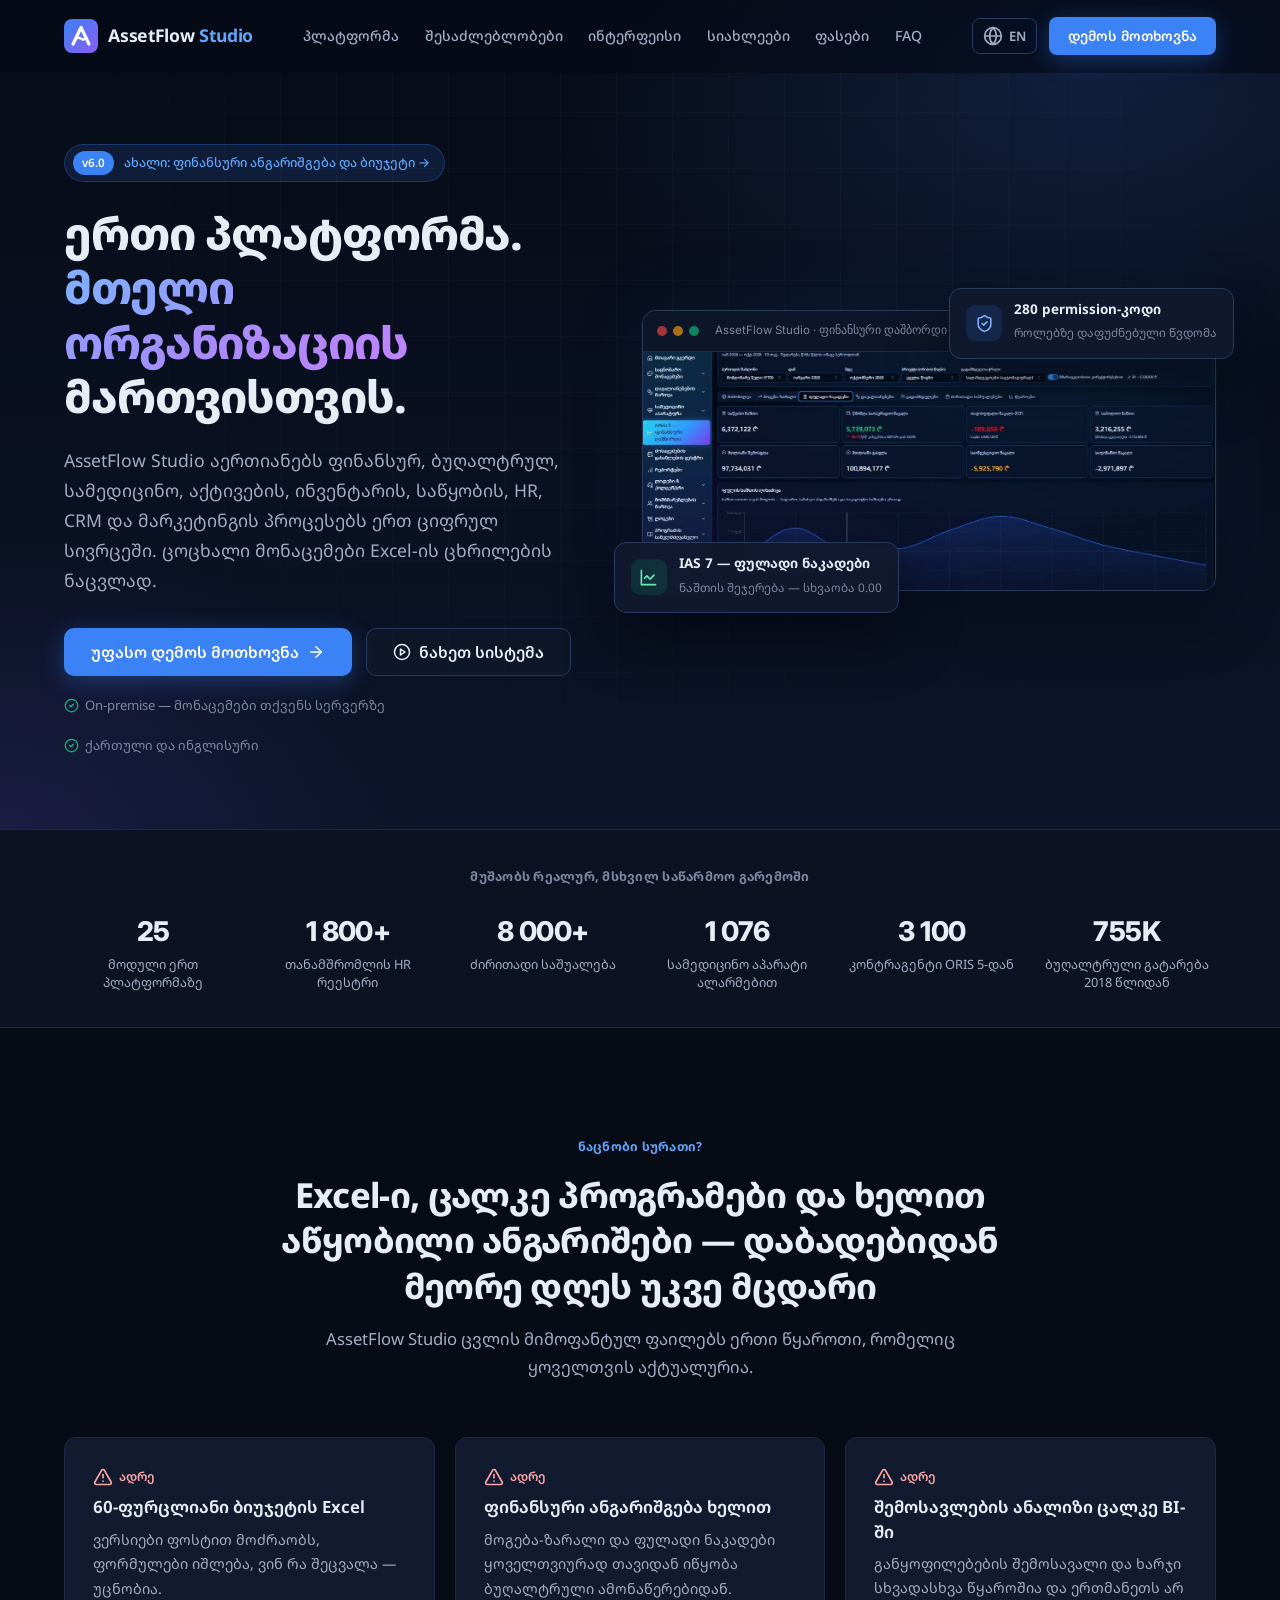
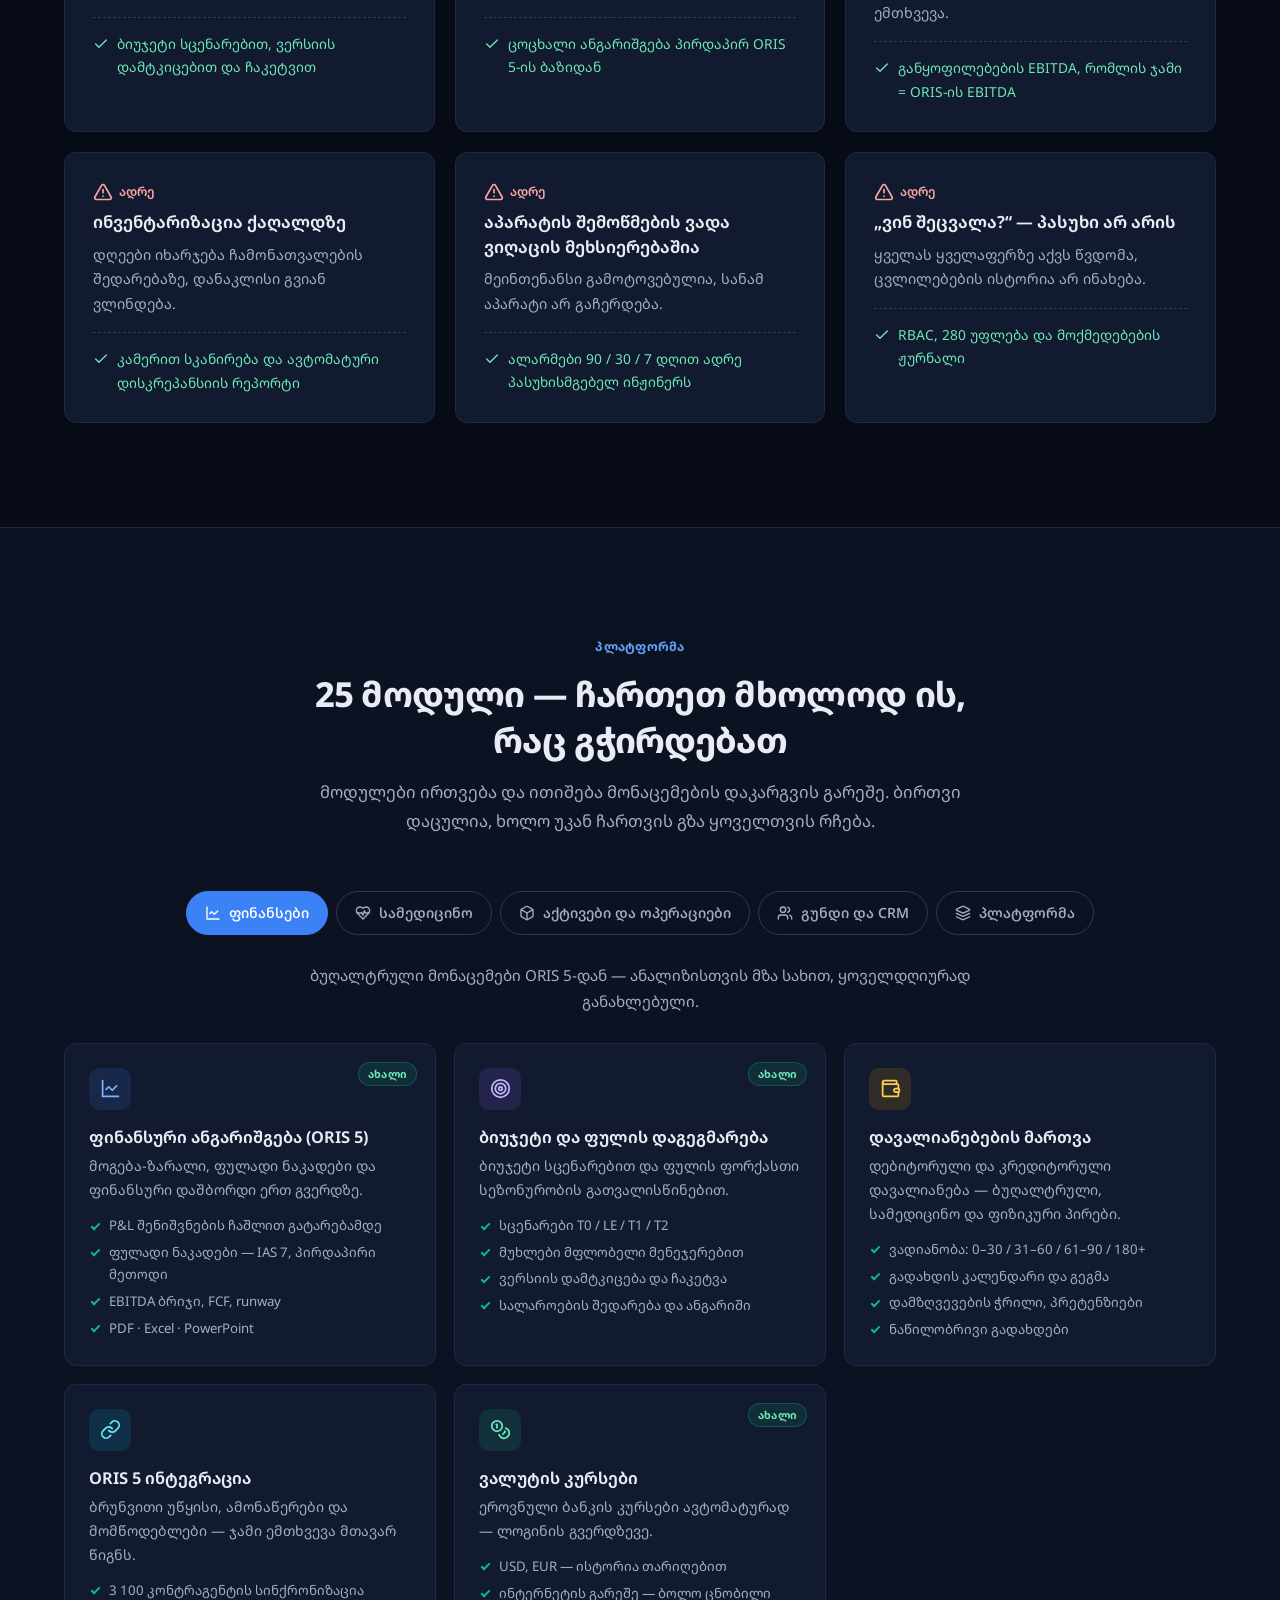
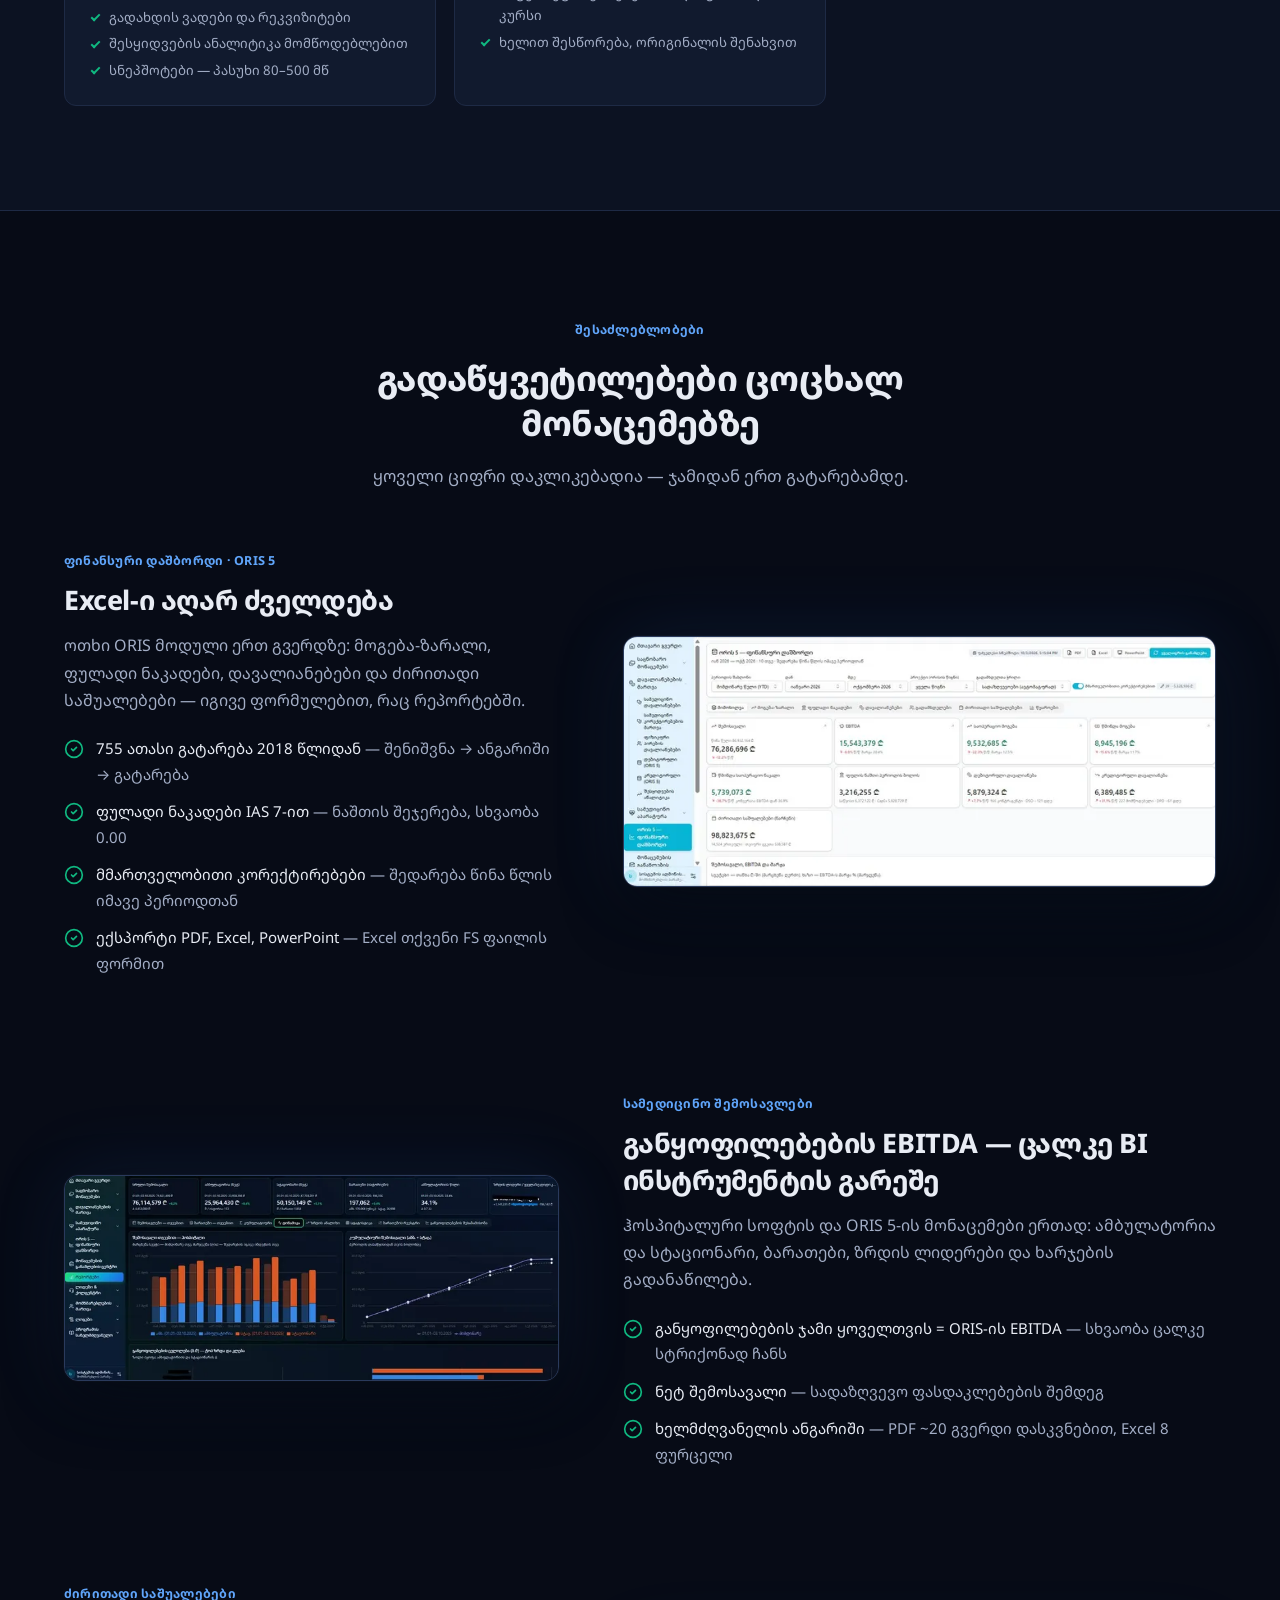
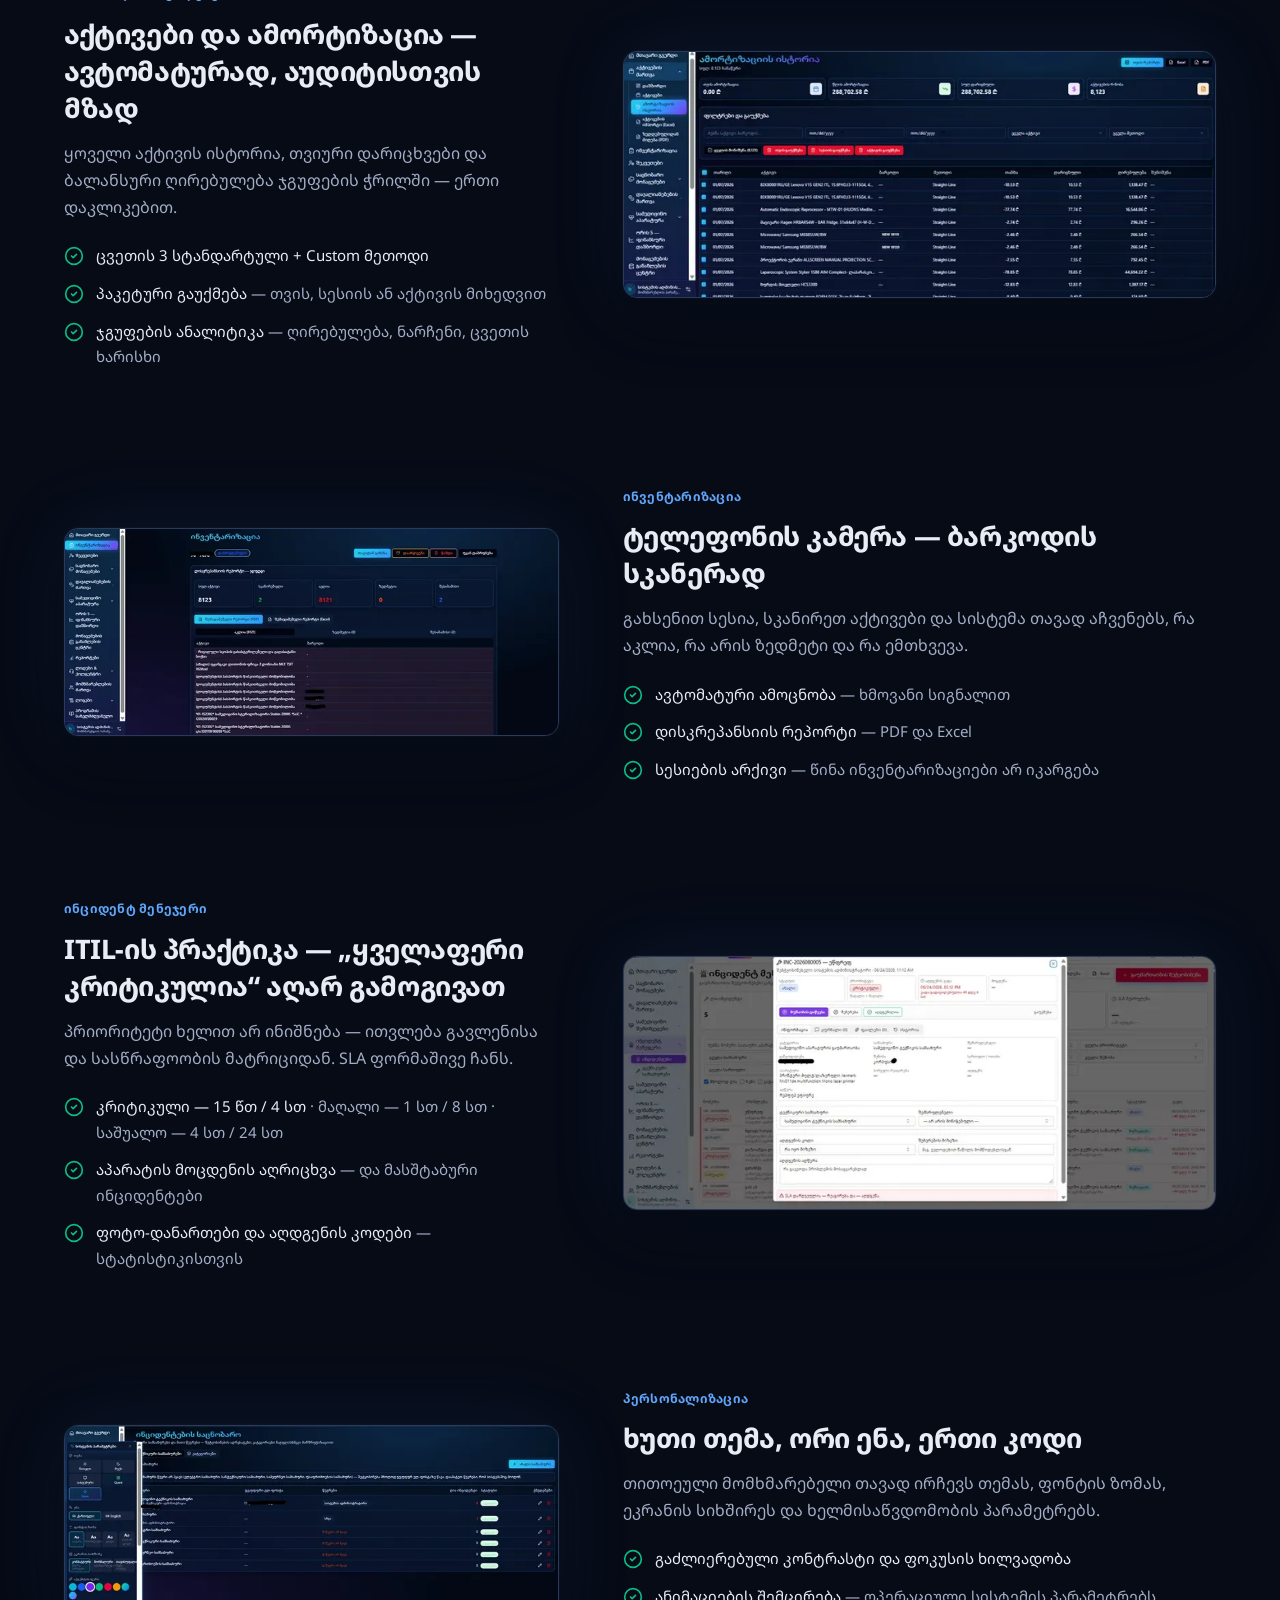
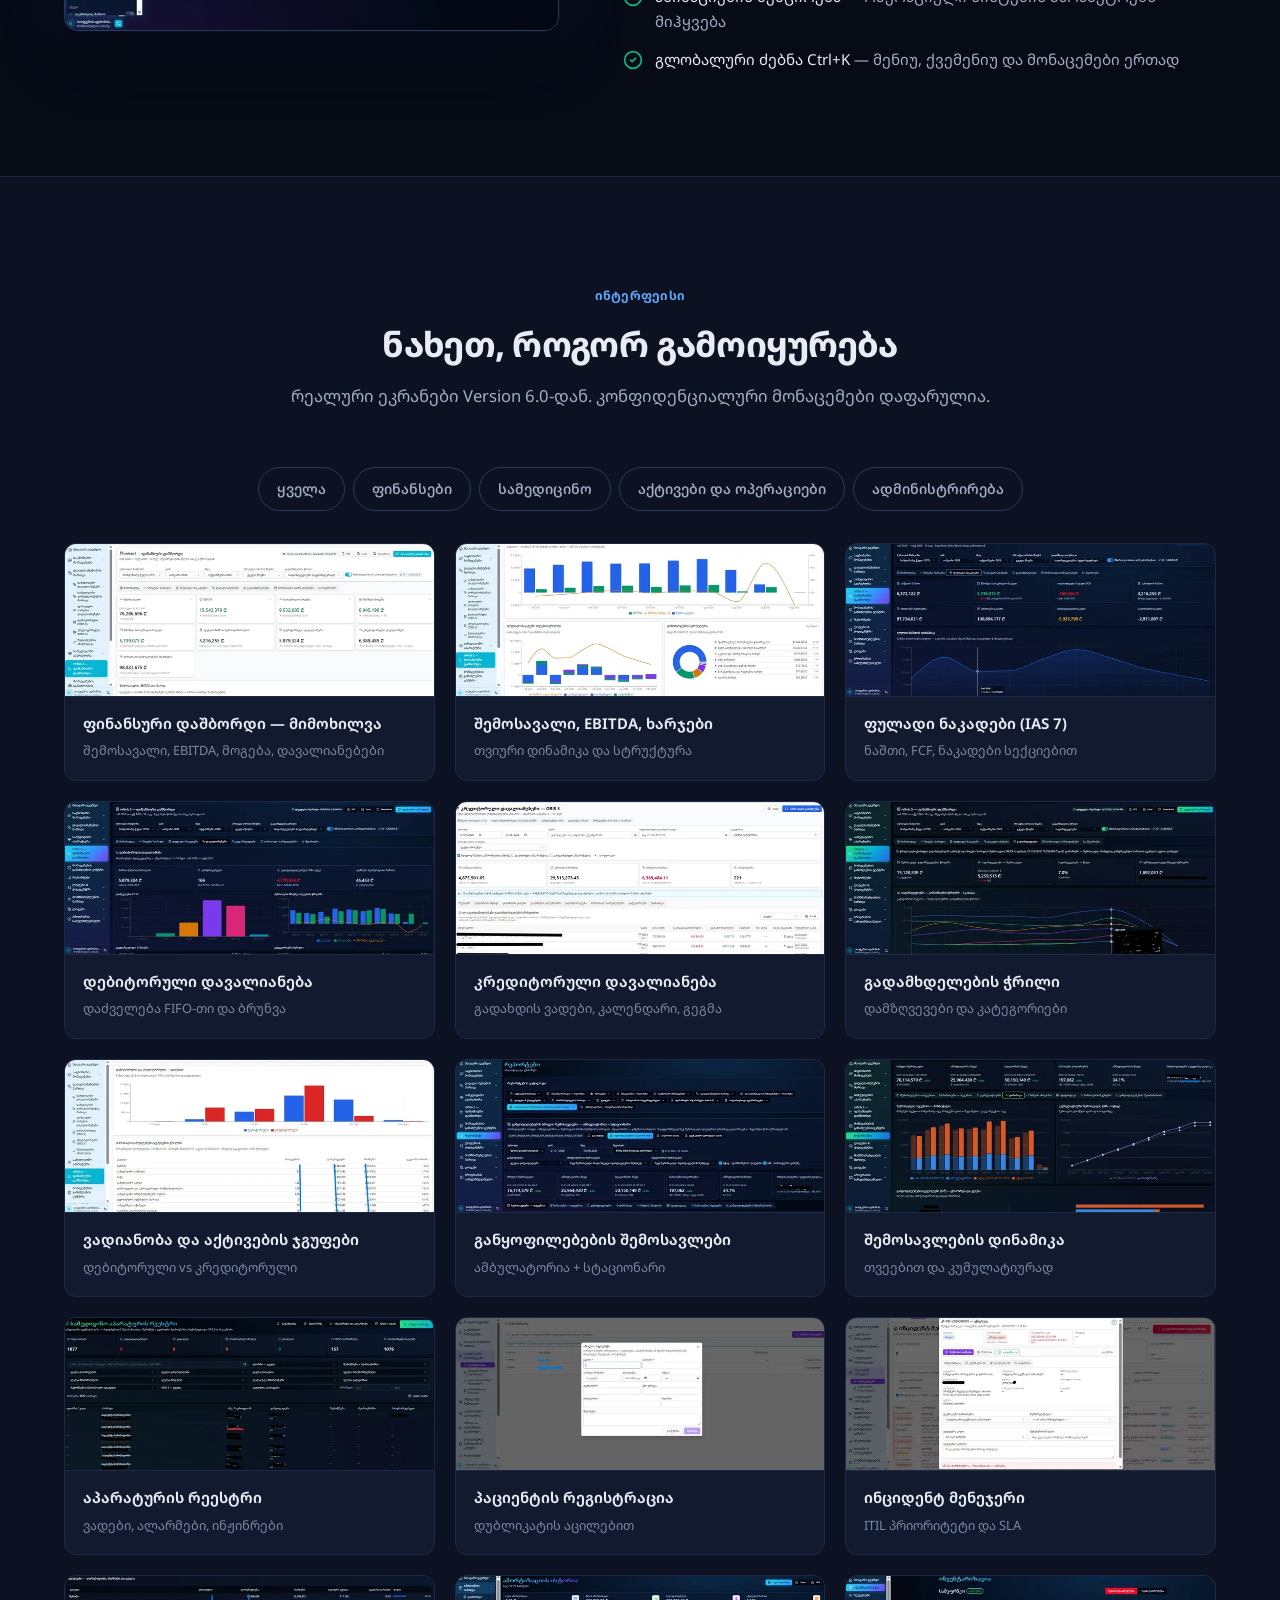
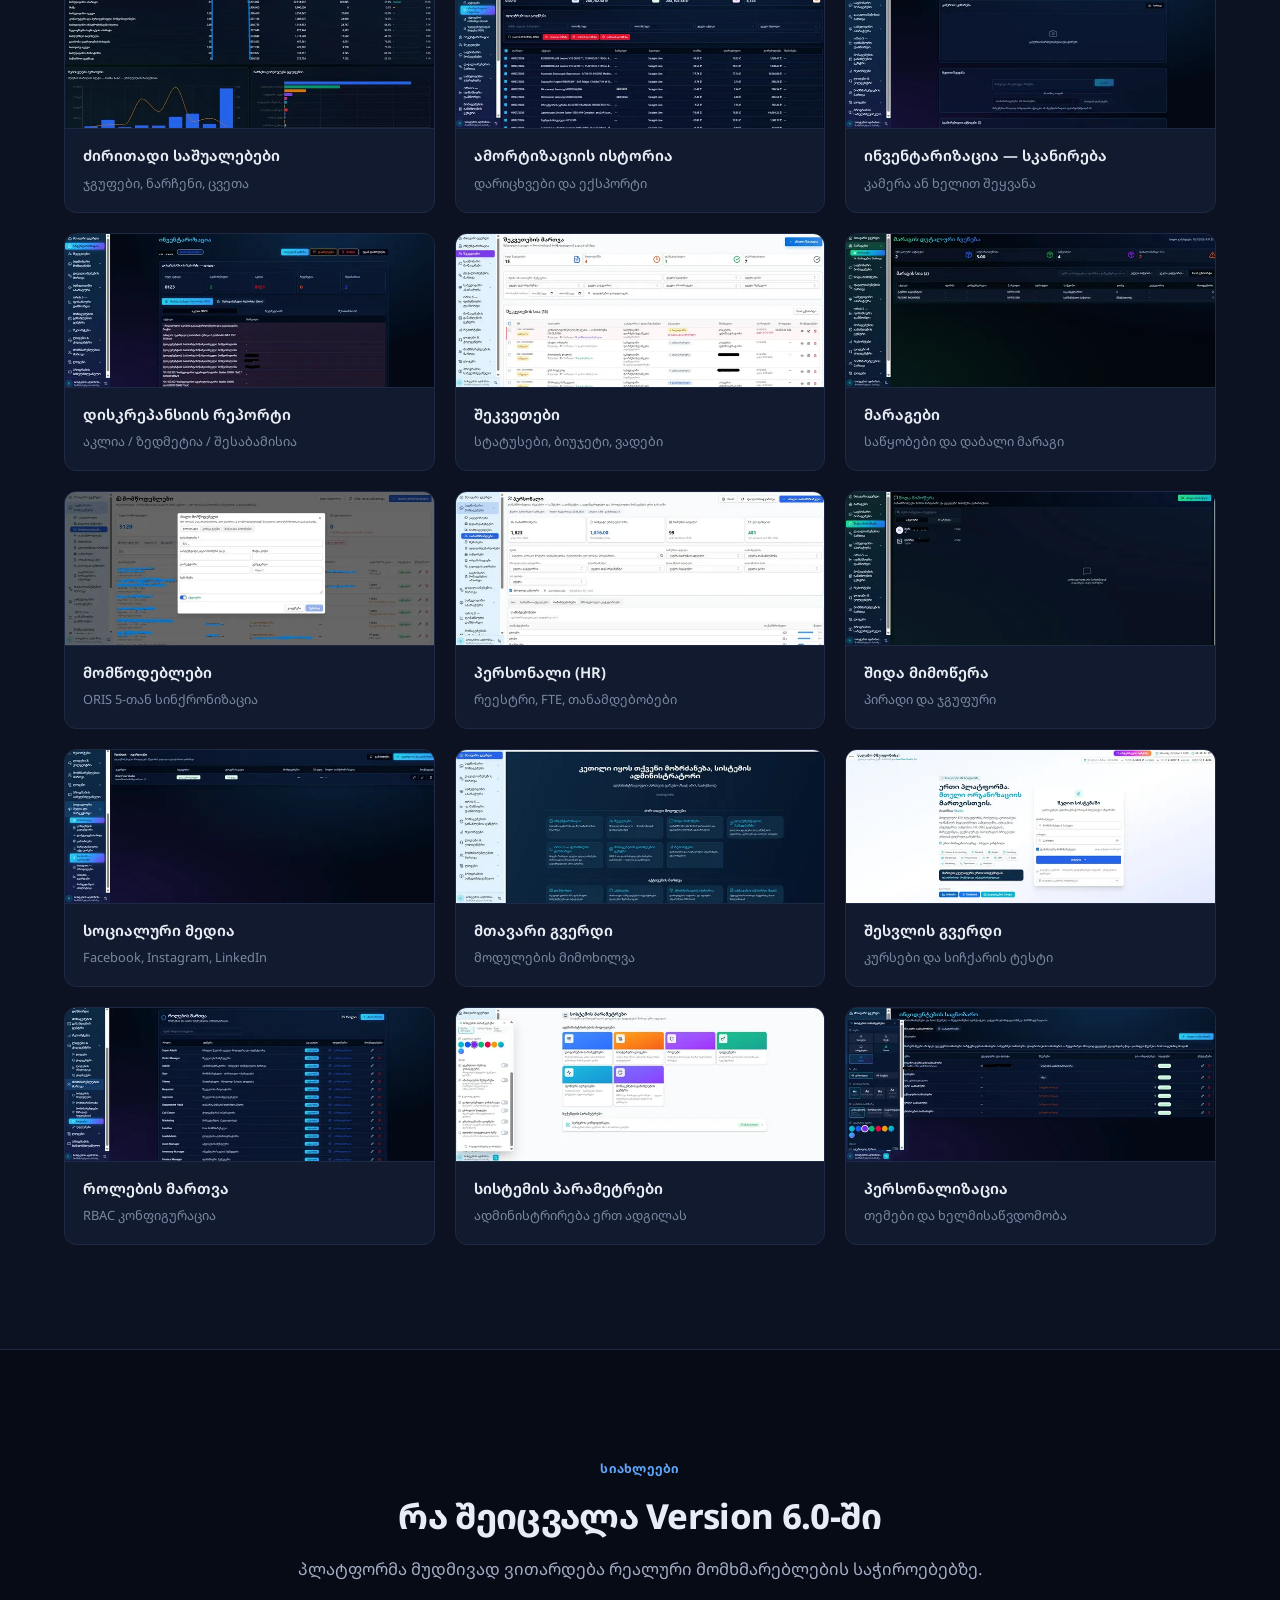
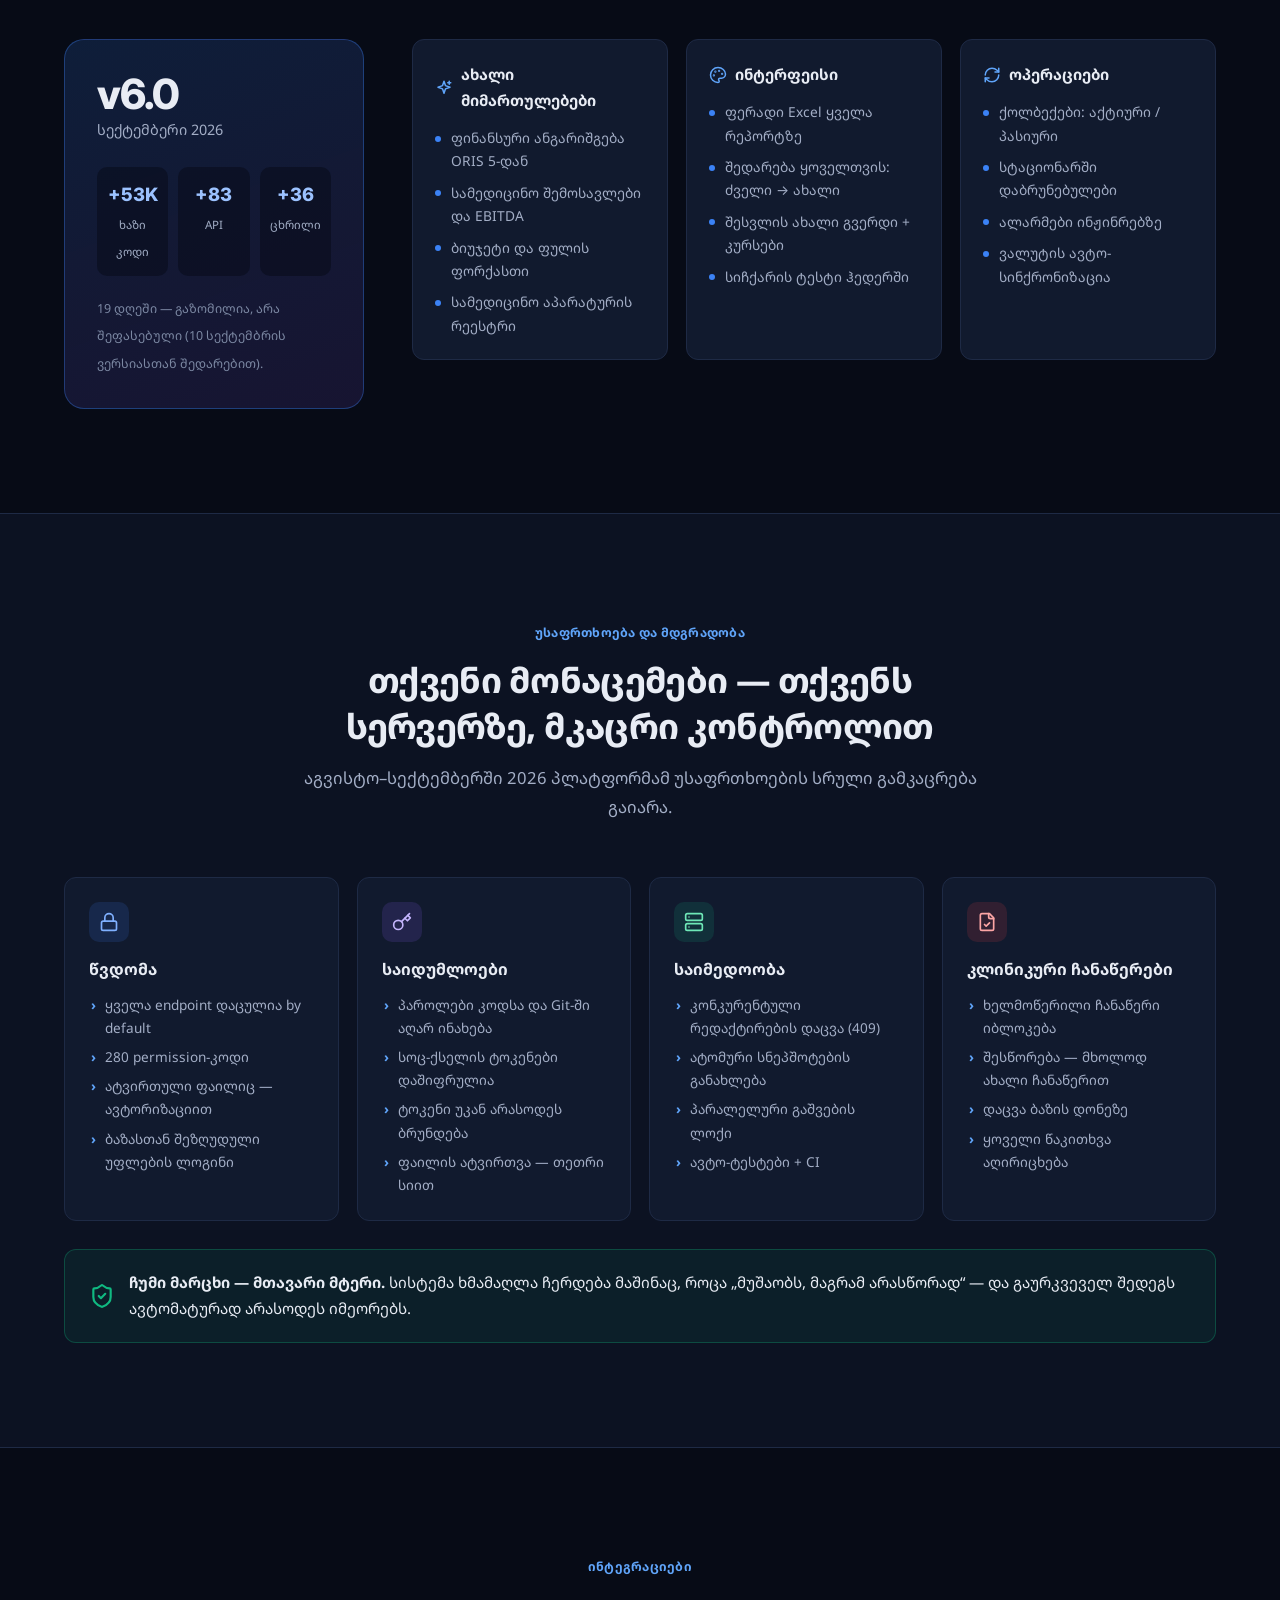
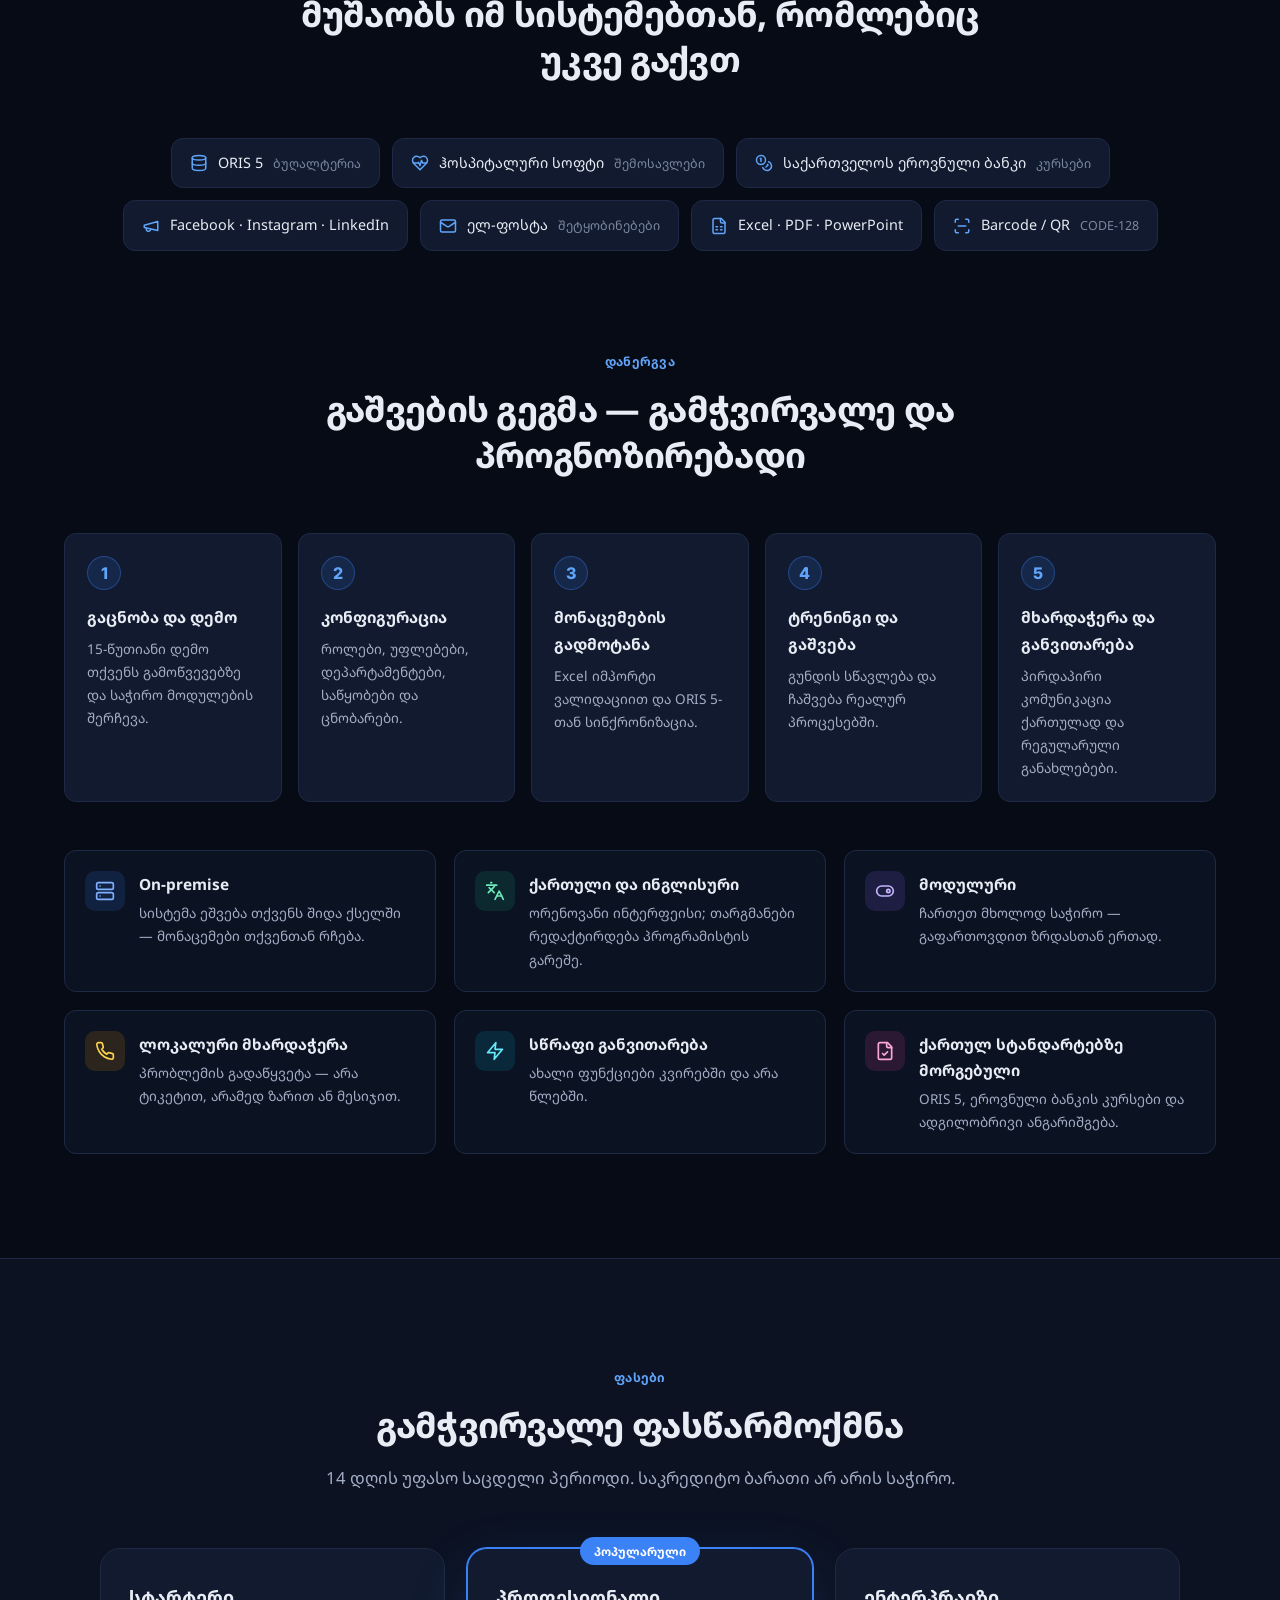
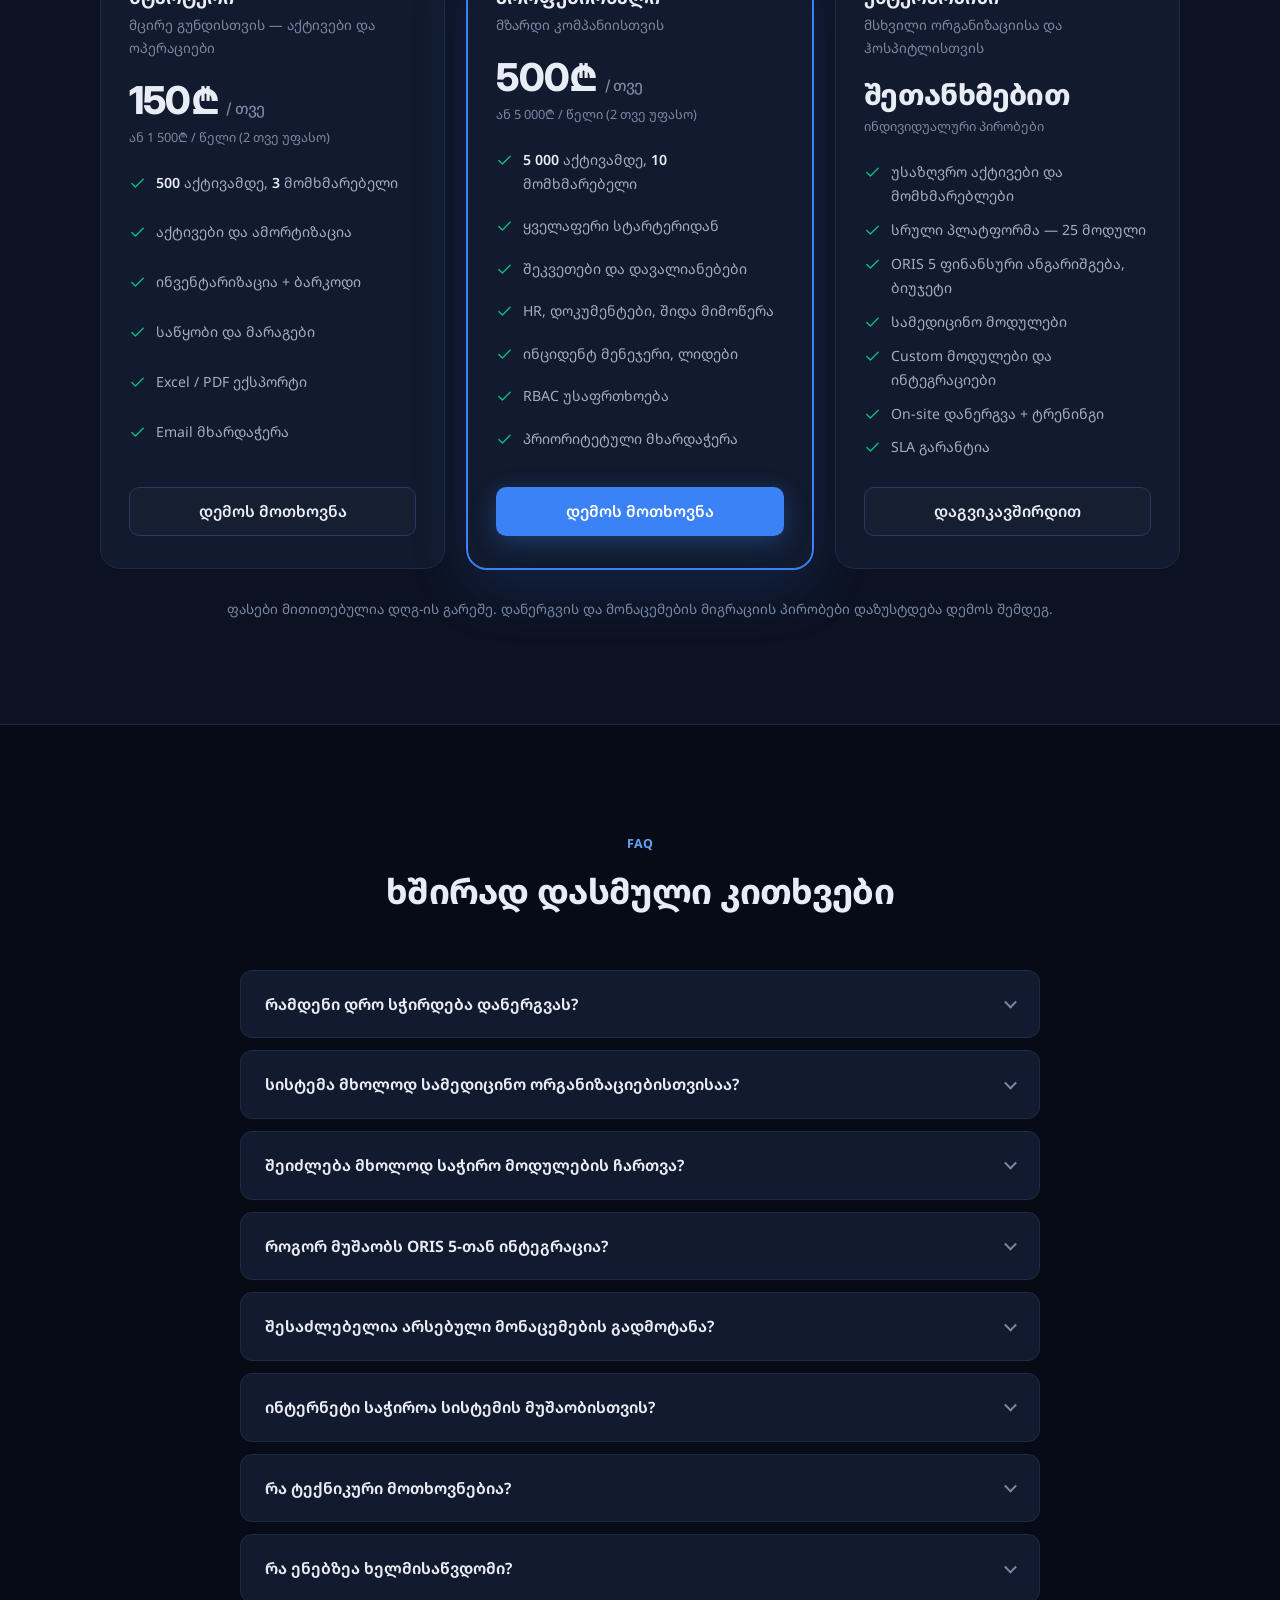
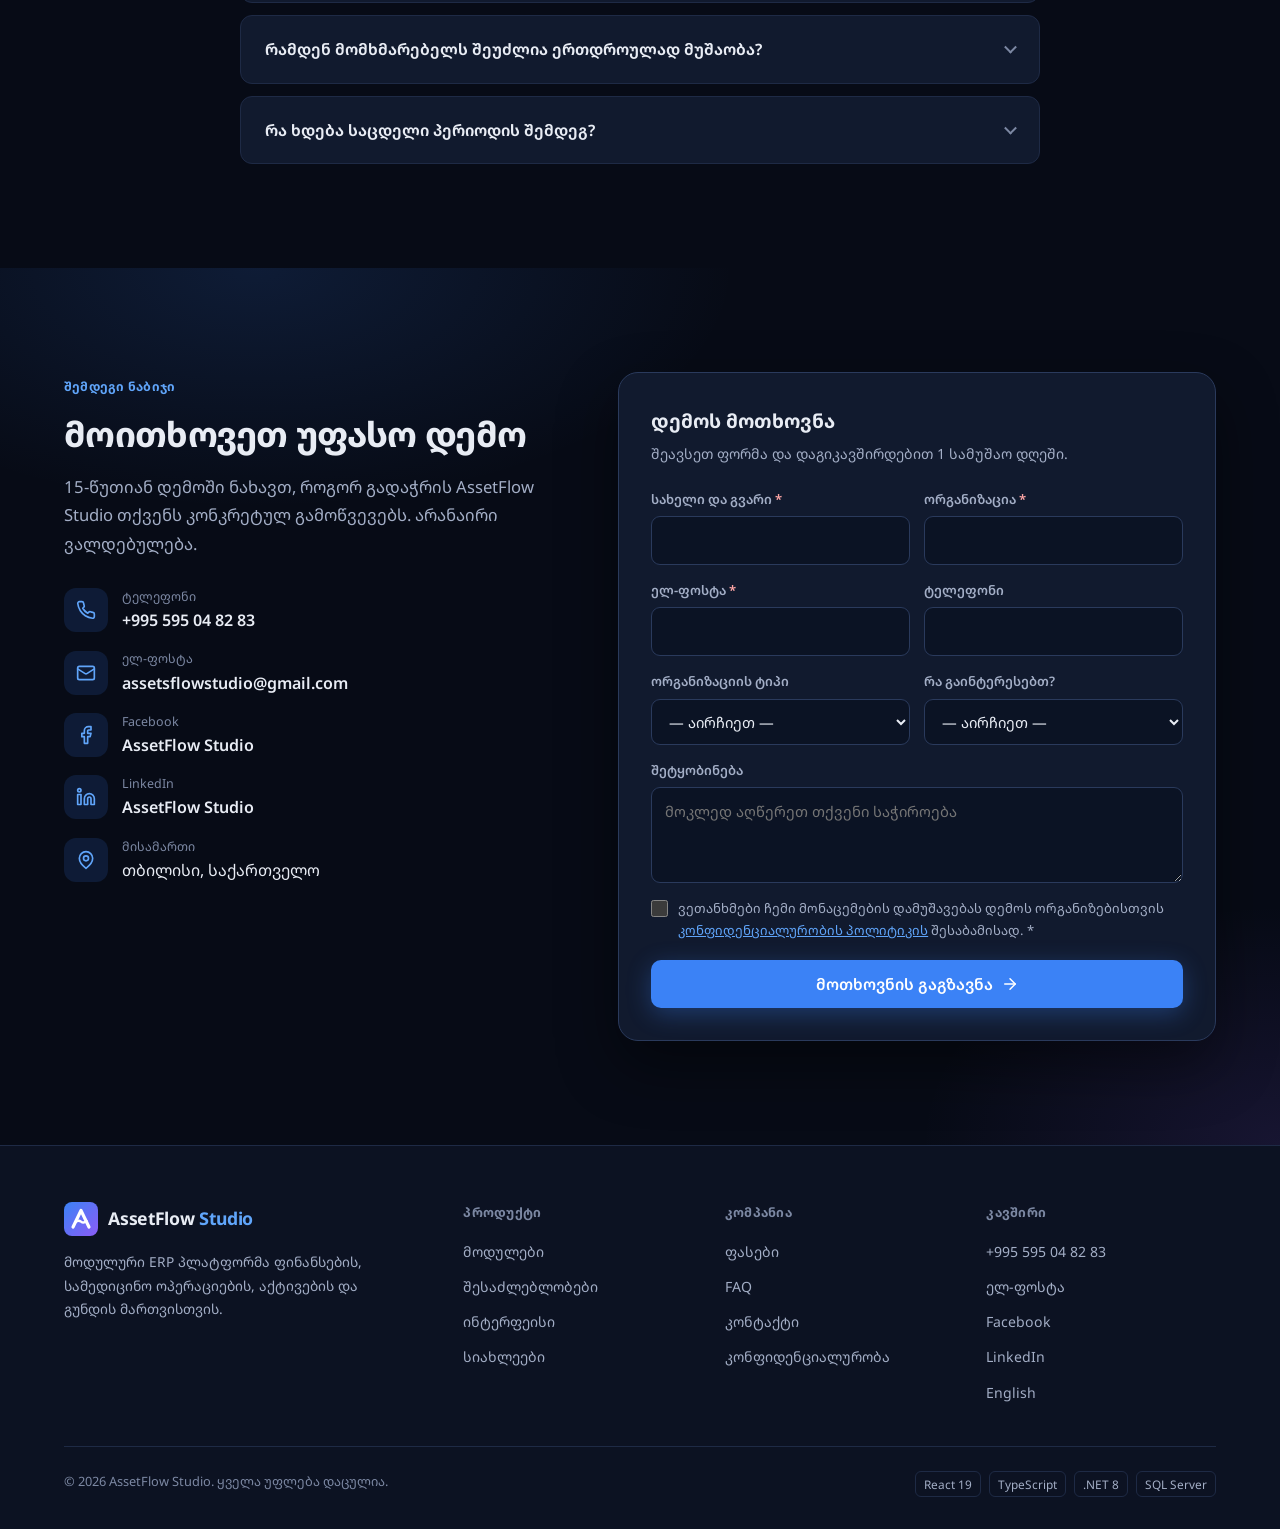
<file: index.html>
<!DOCTYPE html>
<html lang="ka" class="no-js">
<head>
    <meta charset="UTF-8">
    <meta name="viewport" content="width=device-width, initial-scale=1">
    <title>AssetFlow Studio — მოდულური ERP ფინანსების, მედიცინის და აქტივების მართვისთვის</title>
    <meta name="description" content="AssetFlow Studio — ქართული მოდულური ERP პლატფორმა: ფინანსური ანგარიშგება ORIS 5-დან, სამედიცინო შემოსავლები და EBITDA, ძირითადი საშუალებები, ინვენტარიზაცია, საწყობი, HR, CRM და ინციდენტების მართვა ერთ სისტემაში.">
    <link rel="canonical" href="https://assetsflow.netlify.app/">
    <link rel="alternate" hreflang="ka" href="https://assetsflow.netlify.app/">
    <link rel="alternate" hreflang="en" href="https://assetsflow.netlify.app/en/">
    <link rel="alternate" hreflang="x-default" href="https://assetsflow.netlify.app/">
    <meta name="theme-color" content="#070b16">

    <!-- Open Graph / social -->
    <meta property="og:type" content="website">
    <meta property="og:site_name" content="AssetFlow Studio">
    <meta property="og:title" content="AssetFlow Studio — ერთი პლატფორმა მთელი ორგანიზაციის მართვისთვის">
    <meta property="og:description" content="ფინანსები, სამედიცინო ოპერაციები, აქტივები, HR და CRM — ერთ მოდულურ ERP სისტემაში. Version 6.0.">
    <meta property="og:url" content="https://assetsflow.netlify.app/">
    <meta property="og:image" content="https://assetsflow.netlify.app/images/og-image.jpg">
    <meta property="og:image:width" content="1200">
    <meta property="og:image:height" content="630">
    <meta property="og:image:alt" content="AssetFlow Studio — მოდულური ERP პლატფორმის დაშბორდი">
    <meta property="og:locale" content="ka_GE">
    <meta property="og:locale:alternate" content="en_US">
    <meta name="twitter:card" content="summary_large_image">
    <meta name="twitter:title" content="AssetFlow Studio — მოდულური ERP პლატფორმა">
    <meta name="twitter:description" content="ფინანსები, მედიცინა, აქტივები, HR და CRM — ერთ სისტემაში.">
    <meta name="twitter:image" content="https://assetsflow.netlify.app/images/og-image.jpg">

    <!-- Icons -->
    <link rel="icon" href="/favicon.svg" type="image/svg+xml">
    <link rel="apple-touch-icon" href="/apple-touch-icon.png">
    <link rel="manifest" href="/site.webmanifest">

    <!-- Fonts -->
    <link rel="preconnect" href="https://fonts.googleapis.com">
    <link rel="preconnect" href="https://fonts.gstatic.com" crossorigin>
    <link href="https://fonts.googleapis.com/css2?family=Inter:wght@400;500;600;700;800&family=Noto+Sans+Georgian:wght@400;500;600;700;800&display=swap" rel="stylesheet">

    <link rel="preload" as="image" href="/images/screens/cash-flow.webp" fetchpriority="high">
    <link rel="stylesheet" href="/assets/css/styles.css">
    <script src="/assets/js/main.js" defer></script>

    <script type="application/ld+json">
    {
        "@context": "https://schema.org",
        "@graph": [
            {
                "@type": "Organization",
                "@id": "https://assetsflow.netlify.app/#org",
                "name": "AssetFlow Studio",
                "url": "https://assetsflow.netlify.app/",
                "logo": "https://assetsflow.netlify.app/images/icon-512.png",
                "email": "assetsflowstudio@gmail.com",
                "telephone": "+995595048283",
                "address": { "@type": "PostalAddress", "addressLocality": "Tbilisi", "addressCountry": "GE" },
                "sameAs": ["https://www.facebook.com/profile.php?id=61577590663221", "https://www.linkedin.com/company/assetflow-studio/"]
            },
            {
                "@type": "SoftwareApplication",
                "name": "AssetFlow Studio",
                "applicationCategory": "BusinessApplication",
                "applicationSubCategory": "ERP",
                "operatingSystem": "Web browser; server: Windows Server / Linux",
                "softwareVersion": "6.0",
                "inLanguage": ["ka", "en"],
                "description": "მოდულური ERP პლატფორმა: ფინანსური ანგარიშგება, სამედიცინო შემოსავლები, ძირითადი საშუალებები, ინვენტარიზაცია, საწყობი, HR, CRM და ინციდენტების მართვა.",
                "screenshot": "https://assetsflow.netlify.app/images/screens/cash-flow.webp",
                "publisher": { "@id": "https://assetsflow.netlify.app/#org" },
                "offers": { "@type": "Offer", "price": "150", "priceCurrency": "GEL", "description": "სტარტერი — თვიური გამოწერა" }
            }
        ]
    }
    </script>
</head>

<body>
<a class="skip-link" href="#main">გადასვლა ძირითად შინაარსზე</a>

<!-- ====== NAVIGATION ====== -->
<header class="nav" id="nav">
    <div class="container nav-inner">
        <a href="/" class="logo" aria-label="AssetFlow Studio — მთავარი">
            <img src="/favicon.svg" alt="" width="34" height="34">
            <span>AssetFlow <em>Studio</em></span>
        </a>
        <nav aria-label="მთავარი ნავიგაცია">
            <ul class="nav-menu" id="navMenu">
                <li><a href="#platform">პლატფორმა</a></li>
                <li><a href="#features">შესაძლებლობები</a></li>
                <li><a href="#screens">ინტერფეისი</a></li>
                <li><a href="#whats-new">სიახლეები</a></li>
                <li><a href="#pricing">ფასები</a></li>
                <li><a href="#faq">FAQ</a></li>
            </ul>
        </nav>
        <div class="nav-actions">
            <a class="lang-switch" href="/en/" hreflang="en" lang="en"><svg class="i" aria-hidden="true"><use href="/assets/icons.svg#globe"/></svg>EN<span class="sr-only"> — English version</span></a>
            <a href="#contact" class="btn btn-primary btn-sm">დემოს მოთხოვნა</a>
            <button class="nav-toggle" id="navToggle" aria-controls="navMenu" aria-expanded="false">
                <svg class="i" aria-hidden="true"><use href="/assets/icons.svg#menu"/></svg>
                <span class="sr-only">მენიუ</span>
            </button>
        </div>
    </div>
</header>

<main id="main">

<!-- ====== HERO ====== -->
<section class="hero">
    <div class="container hero-inner">
        <div class="hero-content">
            <a class="eyebrow" href="#whats-new"><b>v6.0</b> ახალი: ფინანსური ანგარიშგება და ბიუჯეტი →</a>
            <h1>ერთი პლატფორმა.<br><span class="grad">მთელი ორგანიზაციის</span> მართვისთვის.</h1>
            <p class="hero-lead">
                AssetFlow Studio აერთიანებს ფინანსურ, ბუღალტრულ, სამედიცინო, აქტივების, ინვენტარის, საწყობის, HR, CRM და მარკეტინგის პროცესებს ერთ ციფრულ სივრცეში. ცოცხალი მონაცემები Excel-ის ცხრილების ნაცვლად.
            </p>
            <div class="hero-actions">
                <a href="#contact" class="btn btn-primary">უფასო დემოს მოთხოვნა <svg class="i" aria-hidden="true"><use href="/assets/icons.svg#arrow-right"/></svg></a>
                <a href="#screens" class="btn btn-ghost"><svg class="i" aria-hidden="true"><use href="/assets/icons.svg#play"/></svg> ნახეთ სისტემა</a>
            </div>
            <div class="hero-note">
                <span><svg class="i" aria-hidden="true"><use href="/assets/icons.svg#check-circle"/></svg>On-premise — მონაცემები თქვენს სერვერზე</span>
                <span><svg class="i" aria-hidden="true"><use href="/assets/icons.svg#check-circle"/></svg>ქართული და ინგლისური</span>
            </div>
        </div>
        <div class="hero-visual">
            <div class="browser">
                <div class="browser-bar" aria-hidden="true"><i></i><i></i><i></i><span>AssetFlow Studio · ფინანსური დაშბორდი</span></div>
                <img src="/images/screens/cash-flow.webp" width="1338" height="557" alt="ORIS 5 ფინანსური დაშბორდი — ფულადი ნაკადები, საწყისი და საბოლოო ნაშთი, ფულის ნაშთის დინამიკა" fetchpriority="high">
            </div>
            <div class="float-card float-a">
                <div class="ic t-green"><svg class="i" aria-hidden="true"><use href="/assets/icons.svg#line-chart"/></svg></div>
                <div><strong>IAS 7 — ფულადი ნაკადები</strong><small>ნაშთის შეჯერება — სხვაობა 0.00</small></div>
            </div>
            <div class="float-card float-b">
                <div class="ic t-blue"><svg class="i" aria-hidden="true"><use href="/assets/icons.svg#shield"/></svg></div>
                <div><strong>280 permission-კოდი</strong><small>როლებზე დაფუძნებული წვდომა</small></div>
            </div>
        </div>
    </div>
</section>

<!-- ====== PROOF ====== -->
<section class="proof" aria-labelledby="proof-title">
    <div class="container">
        <h2 class="proof-title" id="proof-title">მუშაობს რეალურ, მსხვილ საწარმოო გარემოში</h2>
        <div class="proof-grid">
            <div class="proof-item"><strong>25</strong><span>მოდული ერთ პლატფორმაზე</span></div>
            <div class="proof-item"><strong>1 800+</strong><span>თანამშრომლის HR რეესტრი</span></div>
            <div class="proof-item"><strong>8 000+</strong><span>ძირითადი საშუალება</span></div>
            <div class="proof-item"><strong>1 076</strong><span>სამედიცინო აპარატი ალარმებით</span></div>
            <div class="proof-item"><strong>3 100</strong><span>კონტრაგენტი ORIS 5-დან</span></div>
            <div class="proof-item"><strong>755K</strong><span>ბუღალტრული გატარება 2018 წლიდან</span></div>
        </div>
    </div>
</section>

<!-- ====== PROBLEM → OUTCOME ====== -->
<section class="section" id="why">
    <div class="container">
        <div class="section-head reveal">
            <span class="kicker">ნაცნობი სურათი?</span>
            <h2 class="h2">Excel-ი, ცალკე პროგრამები და ხელით აწყობილი ანგარიშები — დაბადებიდან მეორე დღეს უკვე მცდარი</h2>
            <p class="lead">AssetFlow Studio ცვლის მიმოფანტულ ფაილებს ერთი წყაროთი, რომელიც ყოველთვის აქტუალურია.</p>
        </div>
        <div class="problem-grid reveal">
            <article class="problem-card">
                <div class="before"><svg class="i" aria-hidden="true"><use href="/assets/icons.svg#alert"/></svg>ადრე</div>
                <h3>60-ფურცლიანი ბიუჯეტის Excel</h3>
                <p>ვერსიები ფოსტით მოძრაობს, ფორმულები იშლება, ვინ რა შეცვალა — უცნობია.</p>
                <div class="after"><svg class="i" aria-hidden="true"><use href="/assets/icons.svg#check"/></svg>ბიუჯეტი სცენარებით, ვერსიის დამტკიცებით და ჩაკეტვით</div>
            </article>
            <article class="problem-card">
                <div class="before"><svg class="i" aria-hidden="true"><use href="/assets/icons.svg#alert"/></svg>ადრე</div>
                <h3>ფინანსური ანგარიშგება ხელით</h3>
                <p>მოგება-ზარალი და ფულადი ნაკადები ყოველთვიურად თავიდან იწყობა ბუღალტრული ამონაწერებიდან.</p>
                <div class="after"><svg class="i" aria-hidden="true"><use href="/assets/icons.svg#check"/></svg>ცოცხალი ანგარიშგება პირდაპირ ORIS 5-ის ბაზიდან</div>
            </article>
            <article class="problem-card">
                <div class="before"><svg class="i" aria-hidden="true"><use href="/assets/icons.svg#alert"/></svg>ადრე</div>
                <h3>შემოსავლების ანალიზი ცალკე BI-ში</h3>
                <p>განყოფილებების შემოსავალი და ხარჯი სხვადასხვა წყაროშია და ერთმანეთს არ ემთხვევა.</p>
                <div class="after"><svg class="i" aria-hidden="true"><use href="/assets/icons.svg#check"/></svg>განყოფილებების EBITDA, რომლის ჯამი = ORIS-ის EBITDA</div>
            </article>
            <article class="problem-card">
                <div class="before"><svg class="i" aria-hidden="true"><use href="/assets/icons.svg#alert"/></svg>ადრე</div>
                <h3>ინვენტარიზაცია ქაღალდზე</h3>
                <p>დღეები იხარჯება ჩამონათვალების შედარებაზე, დანაკლისი გვიან ვლინდება.</p>
                <div class="after"><svg class="i" aria-hidden="true"><use href="/assets/icons.svg#check"/></svg>კამერით სკანირება და ავტომატური დისკრეპანსიის რეპორტი</div>
            </article>
            <article class="problem-card">
                <div class="before"><svg class="i" aria-hidden="true"><use href="/assets/icons.svg#alert"/></svg>ადრე</div>
                <h3>აპარატის შემოწმების ვადა ვიღაცის მეხსიერებაშია</h3>
                <p>მეინთენანსი გამოტოვებულია, სანამ აპარატი არ გაჩერდება.</p>
                <div class="after"><svg class="i" aria-hidden="true"><use href="/assets/icons.svg#check"/></svg>ალარმები 90 / 30 / 7 დღით ადრე პასუხისმგებელ ინჟინერს</div>
            </article>
            <article class="problem-card">
                <div class="before"><svg class="i" aria-hidden="true"><use href="/assets/icons.svg#alert"/></svg>ადრე</div>
                <h3>„ვინ შეცვალა?“ — პასუხი არ არის</h3>
                <p>ყველას ყველაფერზე აქვს წვდომა, ცვლილებების ისტორია არ ინახება.</p>
                <div class="after"><svg class="i" aria-hidden="true"><use href="/assets/icons.svg#check"/></svg>RBAC, 280 უფლება და მოქმედებების ჟურნალი</div>
            </article>
        </div>
    </div>
</section>

<!-- ====== PLATFORM / MODULES ====== -->
<section class="section section-alt" id="platform">
    <div class="container">
        <div class="section-head reveal">
            <span class="kicker">პლატფორმა</span>
            <h2 class="h2">25 მოდული — ჩართეთ მხოლოდ ის, რაც გჭირდებათ</h2>
            <p class="lead">მოდულები ირთვება და ითიშება მონაცემების დაკარგვის გარეშე. ბირთვი დაცულია, ხოლო უკან ჩართვის გზა ყოველთვის რჩება.</p>
        </div>

        <div class="tabs" role="tablist" aria-label="მოდულების ჯგუფები">
            <button class="tab" role="tab" id="tab-fin" aria-controls="panel-fin"><svg class="i" aria-hidden="true"><use href="/assets/icons.svg#line-chart"/></svg>ფინანსები</button>
            <button class="tab" role="tab" id="tab-med" aria-controls="panel-med"><svg class="i" aria-hidden="true"><use href="/assets/icons.svg#heart-pulse"/></svg>სამედიცინო</button>
            <button class="tab" role="tab" id="tab-ops" aria-controls="panel-ops"><svg class="i" aria-hidden="true"><use href="/assets/icons.svg#box"/></svg>აქტივები და ოპერაციები</button>
            <button class="tab" role="tab" id="tab-team" aria-controls="panel-team"><svg class="i" aria-hidden="true"><use href="/assets/icons.svg#users"/></svg>გუნდი და CRM</button>
            <button class="tab" role="tab" id="tab-core" aria-controls="panel-core"><svg class="i" aria-hidden="true"><use href="/assets/icons.svg#layers"/></svg>პლატფორმა</button>
        </div>

        <!-- Finance -->
        <div class="tab-panel" role="tabpanel" id="panel-fin" aria-labelledby="tab-fin">
            <h3 class="panel-title">ფინანსები</h3>
            <p class="panel-intro">ბუღალტრული მონაცემები ORIS 5-დან — ანალიზისთვის მზა სახით, ყოველდღიურად განახლებული.</p>
            <div class="module-grid">
                <article class="module">
                    <span class="badge-new">ახალი</span>
                    <div class="ic t-blue"><svg class="i" aria-hidden="true"><use href="/assets/icons.svg#line-chart"/></svg></div>
                    <h3>ფინანსური ანგარიშგება (ORIS 5)</h3>
                    <p>მოგება-ზარალი, ფულადი ნაკადები და ფინანსური დაშბორდი ერთ გვერდზე.</p>
                    <ul><li>P&amp;L შენიშვნების ჩაშლით გატარებამდე</li><li>ფულადი ნაკადები — IAS 7, პირდაპირი მეთოდი</li><li>EBITDA ბრიჯი, FCF, runway</li><li>PDF · Excel · PowerPoint</li></ul>
                </article>
                <article class="module">
                    <span class="badge-new">ახალი</span>
                    <div class="ic t-purple"><svg class="i" aria-hidden="true"><use href="/assets/icons.svg#target"/></svg></div>
                    <h3>ბიუჯეტი და ფულის დაგეგმარება</h3>
                    <p>ბიუჯეტი სცენარებით და ფულის ფორქასთი სეზონურობის გათვალისწინებით.</p>
                    <ul><li>სცენარები T0 / LE / T1 / T2</li><li>მუხლები მფლობელი მენეჯერებით</li><li>ვერსიის დამტკიცება და ჩაკეტვა</li><li>სალაროების შედარება და ანგარიში</li></ul>
                </article>
                <article class="module">
                    <div class="ic t-amber"><svg class="i" aria-hidden="true"><use href="/assets/icons.svg#wallet"/></svg></div>
                    <h3>დავალიანებების მართვა</h3>
                    <p>დებიტორული და კრედიტორული დავალიანება — ბუღალტრული, სამედიცინო და ფიზიკური პირები.</p>
                    <ul><li>ვადიანობა: 0–30 / 31–60 / 61–90 / 180+</li><li>გადახდის კალენდარი და გეგმა</li><li>დამზღვევების ჭრილი, პრეტენზიები</li><li>ნაწილობრივი გადახდები</li></ul>
                </article>
                <article class="module">
                    <div class="ic t-cyan"><svg class="i" aria-hidden="true"><use href="/assets/icons.svg#link"/></svg></div>
                    <h3>ORIS 5 ინტეგრაცია</h3>
                    <p>ბრუნვითი უწყისი, ამონაწერები და მომწოდებლები — ჯამი ემთხვევა მთავარ წიგნს.</p>
                    <ul><li>3 100 კონტრაგენტის სინქრონიზაცია</li><li>გადახდის ვადები და რეკვიზიტები</li><li>შესყიდვების ანალიტიკა მომწოდებლებით</li><li>სნეპშოტები — პასუხი 80–500 მწ</li></ul>
                </article>
                <article class="module">
                    <span class="badge-new">ახალი</span>
                    <div class="ic t-green"><svg class="i" aria-hidden="true"><use href="/assets/icons.svg#coins"/></svg></div>
                    <h3>ვალუტის კურსები</h3>
                    <p>ეროვნული ბანკის კურსები ავტომატურად — ლოგინის გვერდზევე.</p>
                    <ul><li>USD, EUR — ისტორია თარიღებით</li><li>ინტერნეტის გარეშე — ბოლო ცნობილი კურსი</li><li>ხელით შესწორება, ორიგინალის შენახვით</li></ul>
                </article>
            </div>
        </div>

        <!-- Medical -->
        <div class="tab-panel" role="tabpanel" id="panel-med" aria-labelledby="tab-med">
            <h3 class="panel-title">სამედიცინო</h3>
            <p class="panel-intro">კლინიკისა და ჰოსპიტლის სპეციფიკური პროცესები — რეგისტრაციიდან ანგარიშსწორებამდე.</p>
            <div class="module-grid">
                <article class="module">
                    <span class="badge-new">ახალი</span>
                    <div class="ic t-pink"><svg class="i" aria-hidden="true"><use href="/assets/icons.svg#trending-up"/></svg></div>
                    <h3>სამედიცინო შემოსავლები და EBITDA</h3>
                    <p>ჰოსპიტალური სოფტი + ORIS 5 — ცალკე BI ინსტრუმენტის გარეშე.</p>
                    <ul><li>ამბულატორია და სტაციონარი განყოფილებებით</li><li>ნეტ შემოსავალი სადაზღვევო ფასდაკლებით</li><li>ხარჯების გადანაწილება განყოფილებებზე</li><li>ხელმძღვანელის ანგარიში: PDF + Excel</li></ul>
                </article>
                <article class="module">
                    <div class="ic t-red"><svg class="i" aria-hidden="true"><use href="/assets/icons.svg#stethoscope"/></svg></div>
                    <h3>სამედიცინო შემთხვევები</h3>
                    <p>პაციენტის რეესტრი, ელექტრონული ისტორიები, აფთიაქი და ფინანსები ერთ ნაკადში.</p>
                    <ul><li>დუბლიკატის აცილება — ძებნა ფორმამდე</li><li>ხელმოწერილი ჩანაწერი იბლოკება</li><li>აფთიაქი: პარტიები, ვადები, FEFO</li><li>რამდენიმე გადამხდელი ერთ შემთხვევაზე</li></ul>
                </article>
                <article class="module">
                    <span class="badge-new">ახალი</span>
                    <div class="ic t-green"><svg class="i" aria-hidden="true"><use href="/assets/icons.svg#activity"/></svg></div>
                    <h3>სამედიცინო აპარატურის რეესტრი</h3>
                    <p>შემოწმება, მეინთენანსი და რემონტი — ალარმებით.</p>
                    <ul><li>1 076 აპარატი, სრული ისტორია</li><li>გაფრთხილება 90 / 30 / 7 დღით ადრე</li><li>ერთი წერილი ინჟინერს ყველა აპარატით</li><li>ORIS 5-თან მიბმა ინვენტარის N-ით</li></ul>
                </article>
                <article class="module">
                    <div class="ic t-blue"><svg class="i" aria-hidden="true"><use href="/assets/icons.svg#phone"/></svg></div>
                    <h3>ქოლბექები: რადიოლოგი → ქირურგი → ქოლცენტრი</h3>
                    <p>შემთხვევის სრული ტაიმლაინი ყველა ეტაპზე — აქტიური და პასიური შემთხვევებით.</p>
                    <ul><li>კვლევების და დარეკვების ისტორია</li><li>ქირურგებზე ელ-ფოსტის შეჯამებები</li><li>სტაციონარში დაბრუნებულების კონტროლი</li></ul>
                </article>
            </div>
        </div>

        <!-- Assets & operations -->
        <div class="tab-panel" role="tabpanel" id="panel-ops" aria-labelledby="tab-ops">
            <h3 class="panel-title">აქტივები და ოპერაციები</h3>
            <p class="panel-intro">ძირითადი საშუალებების სრული სასიცოცხლო ციკლი — შესყიდვიდან ჩამოწერამდე.</p>
            <div class="module-grid">
                <article class="module">
                    <div class="ic t-blue"><svg class="i" aria-hidden="true"><use href="/assets/icons.svg#box"/></svg></div>
                    <h3>აქტივების მართვა</h3>
                    <p>7-სექციანი ფორმა, იერარქია (მშობელი აქტივი) და პაკეტური ოპერაციები.</p>
                    <ul><li>ფინანსები, გარანტია, დანართები</li><li>სიცოცხლის ვადის გაგრძელება</li><li>პაკეტური სტატუსის ცვლილება</li></ul>
                </article>
                <article class="module">
                    <div class="ic t-purple"><svg class="i" aria-hidden="true"><use href="/assets/icons.svg#trending-down"/></svg></div>
                    <h3>ამორტიზაცია</h3>
                    <p>თვიური დარიცხვები ავტომატურად — ჯამურად ან ინდივიდუალურად.</p>
                    <ul><li>Straight-Line, Declining Balance, Units of Production</li><li>თვის / სესიის / აქტივის გაუქმება</li><li>30 000+ ისტორიული ჩანაწერი</li></ul>
                </article>
                <article class="module">
                    <div class="ic t-green"><svg class="i" aria-hidden="true"><use href="/assets/icons.svg#scan"/></svg></div>
                    <h3>ინვენტარიზაცია</h3>
                    <p>სესიები მთელ კომპანიაზე ან დეპარტამენტზე — კამერით სკანირებით.</p>
                    <ul><li>ბარკოდის ამოცნობა + ხმოვანი სიგნალი</li><li>აკლია / ზედმეტია / შესაბამისია</li><li>რეპორტი Excel + PDF, არქივი</li></ul>
                </article>
                <article class="module">
                    <div class="ic t-amber"><svg class="i" aria-hidden="true"><use href="/assets/icons.svg#warehouse"/></svg></div>
                    <h3>საწყობი და მარაგები</h3>
                    <p>მრავალი საწყობი და მარაგის მოძრაობა რეალურ დროში.</p>
                    <ul><li>მიღება, გაცემა, გადატანა, დაბრუნება</li><li>მინიმალური მარაგის გაფრთხილება</li><li>მომწოდებლის მიბმა</li></ul>
                </article>
                <article class="module">
                    <div class="ic t-red"><svg class="i" aria-hidden="true"><use href="/assets/icons.svg#cart"/></svg></div>
                    <h3>შეკვეთები</h3>
                    <p>შესყიდვის ციკლი — მოთხოვნიდან მომწოდებელთან გადაგზავნამდე.</p>
                    <ul><li>Workflow დამტკიცებით</li><li>პოზიციების ცალკე განხილვა</li><li>დოკუმენტები, კომენტარები, ისტორია</li></ul>
                </article>
                <article class="module">
                    <div class="ic t-cyan"><svg class="i" aria-hidden="true"><use href="/assets/icons.svg#upload"/></svg></div>
                    <h3>იმპორტი და მონაცემთა შეტანა</h3>
                    <p>გადმოიტანეთ არსებული მონაცემები წუთებში.</p>
                    <ul><li>Excel შაბლონი ვალიდაციით</li><li>PDF ზედდებულიდან აქტივების შექმნა</li><li>Barcode / QR (CODE-128) ბეჭდვა</li></ul>
                </article>
            </div>
        </div>

        <!-- Team & CRM -->
        <div class="tab-panel" role="tabpanel" id="panel-team" aria-labelledby="tab-team">
            <h3 class="panel-title">გუნდი და CRM</h3>
            <p class="panel-intro">ადამიანები, კომუნიკაცია და გაყიდვები — იმავე სისტემაში, იმავე უფლებებით.</p>
            <div class="module-grid">
                <article class="module">
                    <div class="ic t-blue"><svg class="i" aria-hidden="true"><use href="/assets/icons.svg#users"/></svg></div>
                    <h3>პერსონალი (HR)</h3>
                    <p>საშტატო განრიგიდან ლიცენზიის კონტროლამდე.</p>
                    <ul><li>სამუშაო ადგილები, თანამდებობები, FTE</li><li>ხელშეკრულების ვადები</li><li>სამედიცინო ლიცენზიის გაფრთხილება 60 დღით ადრე</li></ul>
                </article>
                <article class="module">
                    <div class="ic t-amber"><svg class="i" aria-hidden="true"><use href="/assets/icons.svg#wrench"/></svg></div>
                    <h3>ინციდენტ მენეჯერი (ITIL)</h3>
                    <p>გაუმართაობების აღრიცხვა SLA ტაიმერებით.</p>
                    <ul><li>პრიორიტეტი: Impact × Urgency მატრიცა</li><li>დარღვეული SLA სიაში წითლდება</li><li>აპარატის მოცდენა და აღდგენის კოდები</li></ul>
                </article>
                <article class="module">
                    <div class="ic t-purple"><svg class="i" aria-hidden="true"><use href="/assets/icons.svg#folder"/></svg></div>
                    <h3>დოკუმენტაციის მენეჯმენტი</h3>
                    <p>იერარქიული საქაღალდეები და ვერსიების ისტორია.</p>
                    <ul><li>მოქმედების ვადა და თეგები</li><li>საჯარო / შიდა / კონფიდენციალური</li><li>იგივე წესი ფაილის ბმულზეც</li></ul>
                </article>
                <article class="module">
                    <div class="ic t-green"><svg class="i" aria-hidden="true"><use href="/assets/icons.svg#message"/></svg></div>
                    <h3>შიდა მიმოწერა</h3>
                    <p>პირადი და ჯგუფური საუბრები დანართებით.</p>
                    <ul><li>პასუხი, რედაქტირება, წაკითხვის ნიშნული</li><li>ადმინისთვის „ყველაფრის ნახვა“ განზრახ არ არსებობს</li></ul>
                </article>
                <article class="module">
                    <div class="ic t-cyan"><svg class="i" aria-hidden="true"><use href="/assets/icons.svg#headset"/></svg></div>
                    <h3>ლიდები და ქოლცენტრი</h3>
                    <p>CRM — ლიდების იმპორტი Excel-იდან და აგენტის დაფა.</p>
                    <ul><li>ზარების სტატისტიკა</li><li>სტატუსები და შენიშვნები</li><li>პაკეტური ოპერაციები, ექსპორტი</li></ul>
                </article>
                <article class="module">
                    <div class="ic t-pink"><svg class="i" aria-hidden="true"><use href="/assets/icons.svg#megaphone"/></svg></div>
                    <h3>სოციალური მედია და მარკეტინგი</h3>
                    <p>დაგეგმვიდან გამოქვეყნებამდე — Facebook, Instagram, LinkedIn.</p>
                    <ul><li>კონტენტის კალენდარი და კამპანიები</li><li>დამტკიცების ნაკადი ჟურნალით</li><li>ავტომატური გამოქვეყნება განრიგით</li></ul>
                </article>
            </div>
        </div>

        <!-- Platform core -->
        <div class="tab-panel" role="tabpanel" id="panel-core" aria-labelledby="tab-core">
            <h3 class="panel-title">პლატფორმა</h3>
            <p class="panel-intro">საერთო საფუძველი, რომელზეც ყველა მოდული დგას.</p>
            <div class="module-grid">
                <article class="module">
                    <div class="ic t-blue"><svg class="i" aria-hidden="true"><use href="/assets/icons.svg#shield"/></svg></div>
                    <h3>RBAC უსაფრთხოება</h3>
                    <p>როლები + permission-კოდები — დინამიური მენიუ უფლებების მიხედვით.</p>
                    <ul><li>280 permission-კოდი, 25+ როლი</li><li>ღილაკის დონეზე კონტროლი</li><li>მოქმედებების ჟურნალი</li></ul>
                </article>
                <article class="module">
                    <div class="ic t-green"><svg class="i" aria-hidden="true"><use href="/assets/icons.svg#toggle"/></svg></div>
                    <h3>მოდულების მართვა</h3>
                    <p>ჩართვა / გამორთვა მონაცემების წაშლის გარეშე.</p>
                    <ul><li>გამორთული მოდულის API დახურულია</li><li>ბირთვი დაცულია გამორთვისგან</li></ul>
                </article>
                <article class="module">
                    <div class="ic t-purple"><svg class="i" aria-hidden="true"><use href="/assets/icons.svg#languages"/></svg></div>
                    <h3>ენების პაკეტი</h3>
                    <p>ქართული და ინგლისური — თარგმანები ბაზაში, არა კოდში.</p>
                    <ul><li>რედაქტირება პროგრამისტის გარეშე</li><li>ახალი ენა — ერთი ჩანაწერი ცხრილში</li></ul>
                </article>
                <article class="module">
                    <div class="ic t-amber"><svg class="i" aria-hidden="true"><use href="/assets/icons.svg#bar-chart"/></svg></div>
                    <h3>რეპორტების კატალოგი</h3>
                    <p>ყველა რეპორტი ერთ ადგილას, მენიუს იერარქიით.</p>
                    <ul><li>ფერადი Excel ყველა რეპორტზე</li><li>შედარება ყოველთვის: ძველი → ახალი</li><li>PDF ხელმძღვანელისთვის</li></ul>
                </article>
                <article class="module">
                    <div class="ic t-cyan"><svg class="i" aria-hidden="true"><use href="/assets/icons.svg#clock"/></svg></div>
                    <h3>ფონური სერვისები</h3>
                    <p>ავტო-განახლებები განრიგით და ელ-ფოსტის დაგზავნა.</p>
                    <ul><li>ბოლო გაშვების სტატუსი, ხელით გაშვება</li><li>პარალელური გაშვების ლოქი</li></ul>
                </article>
                <article class="module">
                    <div class="ic t-pink"><svg class="i" aria-hidden="true"><use href="/assets/icons.svg#search"/></svg></div>
                    <h3>ძებნა, თემები, ხელმისაწვდომობა</h3>
                    <p>ინტერფეისი მომხმარებელს ერგება — არა პირიქით.</p>
                    <ul><li>გლობალური ძებნა Ctrl+K — უფლებების დაცვით</li><li>5 თემა, ფონტის ზომა, კონტრასტი</li><li>ლათინურით აკრეფაც პოულობს ქართულს</li></ul>
                </article>
            </div>
        </div>
    </div>
</section>

<!-- ====== FEATURE SPOTLIGHTS ====== -->
<section class="section" id="features">
    <div class="container">
        <div class="section-head reveal">
            <span class="kicker">შესაძლებლობები</span>
            <h2 class="h2">გადაწყვეტილებები ცოცხალ მონაცემებზე</h2>
            <p class="lead">ყოველი ციფრი დაკლიკებადია — ჯამიდან ერთ გატარებამდე.</p>
        </div>

        <div class="spot reveal">
            <div class="spot-text">
                <span class="kicker">ფინანსური დაშბორდი · ORIS 5</span>
                <h3>Excel-ი აღარ ძველდება</h3>
                <p>ოთხი ORIS მოდული ერთ გვერდზე: მოგება-ზარალი, ფულადი ნაკადები, დავალიანებები და ძირითადი საშუალებები — იგივე ფორმულებით, რაც რეპორტებში.</p>
                <ul class="checks">
                    <li><svg class="i" aria-hidden="true"><use href="/assets/icons.svg#check-circle"/></svg><div>755 ათასი გატარება 2018 წლიდან <span>— შენიშვნა → ანგარიში → გატარება</span></div></li>
                    <li><svg class="i" aria-hidden="true"><use href="/assets/icons.svg#check-circle"/></svg><div>ფულადი ნაკადები IAS 7-ით <span>— ნაშთის შეჯერება, სხვაობა 0.00</span></div></li>
                    <li><svg class="i" aria-hidden="true"><use href="/assets/icons.svg#check-circle"/></svg><div>მმართველობითი კორექტირებები <span>— შედარება წინა წლის იმავე პერიოდთან</span></div></li>
                    <li><svg class="i" aria-hidden="true"><use href="/assets/icons.svg#check-circle"/></svg><div>ექსპორტი PDF, Excel, PowerPoint <span>— Excel თქვენი FS ფაილის ფორმით</span></div></li>
                </ul>
            </div>
            <div class="spot-media">
                <button type="button" data-full="/images/screens/finance-overview.webp" data-title="ORIS 5 — ფინანსური დაშბორდი" data-desc="შემოსავალი, EBITDA, საოპერაციო და წმინდა მოგება, ფულადი ნაკადი და დავალიანებები">
                    <span class="browser"><img src="/images/screens/finance-overview-sm.webp" srcset="/images/screens/finance-overview-sm.webp 720w, /images/screens/finance-overview.webp 1332w" sizes="(max-width: 960px) 100vw, 640px" width="1332" height="563" loading="lazy" alt="ფინანსური დაშბორდი KPI ბარათებით: შემოსავალი, EBITDA, საოპერაციო მოგება, წმინდა მოგება"></span>
                    <span class="sr-only">გადიდება</span>
                </button>
            </div>
        </div>

        <div class="spot reverse reveal">
            <div class="spot-text">
                <span class="kicker">სამედიცინო შემოსავლები</span>
                <h3>განყოფილებების EBITDA — ცალკე BI ინსტრუმენტის გარეშე</h3>
                <p>ჰოსპიტალური სოფტის და ORIS 5-ის მონაცემები ერთად: ამბულატორია და სტაციონარი, ბარათები, ზრდის ლიდერები და ხარჯების გადანაწილება.</p>
                <ul class="checks">
                    <li><svg class="i" aria-hidden="true"><use href="/assets/icons.svg#check-circle"/></svg><div>განყოფილებების ჯამი ყოველთვის = ORIS-ის EBITDA <span>— სხვაობა ცალკე სტრიქონად ჩანს</span></div></li>
                    <li><svg class="i" aria-hidden="true"><use href="/assets/icons.svg#check-circle"/></svg><div>ნეტ შემოსავალი <span>— სადაზღვევო ფასდაკლებების შემდეგ</span></div></li>
                    <li><svg class="i" aria-hidden="true"><use href="/assets/icons.svg#check-circle"/></svg><div>ხელმძღვანელის ანგარიში <span>— PDF ~20 გვერდი დასკვნებით, Excel 8 ფურცელი</span></div></li>
                </ul>
            </div>
            <div class="spot-media">
                <button type="button" data-full="/images/screens/medical-revenue-dynamics.webp" data-title="სამედიცინო შემოსავლები — დინამიკა" data-desc="შემოსავალი თვეების მიხედვით, კუმულატიური შედარება წინა პერიოდთან">
                    <span class="browser"><img src="/images/screens/medical-revenue-dynamics-sm.webp" srcset="/images/screens/medical-revenue-dynamics-sm.webp 720w, /images/screens/medical-revenue-dynamics.webp 1332w" sizes="(max-width: 960px) 100vw, 640px" width="1332" height="554" loading="lazy" alt="სამედიცინო შემოსავლების ანალიტიკა: ამბულატორია და სტაციონარი თვეების მიხედვით"></span>
                    <span class="sr-only">გადიდება</span>
                </button>
            </div>
        </div>

        <div class="spot reveal">
            <div class="spot-text">
                <span class="kicker">ძირითადი საშუალებები</span>
                <h3>აქტივები და ამორტიზაცია — ავტომატურად, აუდიტისთვის მზად</h3>
                <p>ყოველი აქტივის ისტორია, თვიური დარიცხვები და ბალანსური ღირებულება ჯგუფების ჭრილში — ერთი დაკლიკებით.</p>
                <ul class="checks">
                    <li><svg class="i" aria-hidden="true"><use href="/assets/icons.svg#check-circle"/></svg><div>ცვეთის 3 სტანდარტული + Custom მეთოდი</div></li>
                    <li><svg class="i" aria-hidden="true"><use href="/assets/icons.svg#check-circle"/></svg><div>პაკეტური გაუქმება <span>— თვის, სესიის ან აქტივის მიხედვით</span></div></li>
                    <li><svg class="i" aria-hidden="true"><use href="/assets/icons.svg#check-circle"/></svg><div>ჯგუფების ანალიტიკა <span>— ღირებულება, ნარჩენი, ცვეთის ხარისხი</span></div></li>
                </ul>
            </div>
            <div class="spot-media">
                <button type="button" data-full="/images/screens/depreciation.webp" data-title="ამორტიზაციის ისტორია" data-desc="დარიცხვები აქტივების მიხედვით, ფილტრები და პაკეტური გაუქმება">
                    <span class="browser"><img src="/images/screens/depreciation-sm.webp" srcset="/images/screens/depreciation-sm.webp 720w, /images/screens/depreciation.webp 1341w" sizes="(max-width: 960px) 100vw, 640px" width="1341" height="555" loading="lazy" alt="ამორტიზაციის ისტორიის გვერდი სტატისტიკის ბარათებით და დარიცხვების ცხრილით"></span>
                    <span class="sr-only">გადიდება</span>
                </button>
            </div>
        </div>

        <div class="spot reverse reveal">
            <div class="spot-text">
                <span class="kicker">ინვენტარიზაცია</span>
                <h3>ტელეფონის კამერა — ბარკოდის სკანერად</h3>
                <p>გახსენით სესია, სკანირეთ აქტივები და სისტემა თავად აჩვენებს, რა აკლია, რა არის ზედმეტი და რა ემთხვევა.</p>
                <ul class="checks">
                    <li><svg class="i" aria-hidden="true"><use href="/assets/icons.svg#check-circle"/></svg><div>ავტომატური ამოცნობა <span>— ხმოვანი სიგნალით</span></div></li>
                    <li><svg class="i" aria-hidden="true"><use href="/assets/icons.svg#check-circle"/></svg><div>დისკრეპანსიის რეპორტი <span>— PDF და Excel</span></div></li>
                    <li><svg class="i" aria-hidden="true"><use href="/assets/icons.svg#check-circle"/></svg><div>სესიების არქივი <span>— წინა ინვენტარიზაციები არ იკარგება</span></div></li>
                </ul>
            </div>
            <div class="spot-media">
                <button type="button" data-full="/images/screens/inventory-discrepancy.webp" data-title="ინვენტარიზაცია — დისკრეპანსიის რეპორტი" data-desc="სულ აქტივი, სკანირებული, აკლია, ზედმეტია, შესაბამისია">
                    <span class="browser"><img src="/images/screens/inventory-discrepancy-sm.webp" srcset="/images/screens/inventory-discrepancy-sm.webp 720w, /images/screens/inventory-discrepancy.webp 1334w" sizes="(max-width: 960px) 100vw, 640px" width="1334" height="557" loading="lazy" alt="ინვენტარიზაციის დისკრეპანსიის რეპორტი: აკლია, ზედმეტია და შესაბამისი აქტივები"></span>
                    <span class="sr-only">გადიდება</span>
                </button>
            </div>
        </div>

        <div class="spot reveal">
            <div class="spot-text">
                <span class="kicker">ინციდენტ მენეჯერი</span>
                <h3>ITIL-ის პრაქტიკა — „ყველაფერი კრიტიკულია“ აღარ გამოგივათ</h3>
                <p>პრიორიტეტი ხელით არ ინიშნება — ითვლება გავლენისა და სასწრაფოობის მატრიციდან. SLA ფორმაშივე ჩანს.</p>
                <ul class="checks">
                    <li><svg class="i" aria-hidden="true"><use href="/assets/icons.svg#check-circle"/></svg><div>კრიტიკული — 15 წთ / 4 სთ <span>· მაღალი — 1 სთ / 8 სთ · საშუალო — 4 სთ / 24 სთ</span></div></li>
                    <li><svg class="i" aria-hidden="true"><use href="/assets/icons.svg#check-circle"/></svg><div>აპარატის მოცდენის აღრიცხვა <span>— და მასშტაბური ინციდენტები</span></div></li>
                    <li><svg class="i" aria-hidden="true"><use href="/assets/icons.svg#check-circle"/></svg><div>ფოტო-დანართები და აღდგენის კოდები <span>— სტატისტიკისთვის</span></div></li>
                </ul>
            </div>
            <div class="spot-media">
                <button type="button" data-full="/images/screens/incident-manager.webp" data-title="ინციდენტ მენეჯერი" data-desc="ინციდენტის ბარათი: სტატუსი, პრიორიტეტი, აღდგენის ვადა და SLA">
                    <span class="browser"><img src="/images/screens/incident-manager-sm.webp" srcset="/images/screens/incident-manager-sm.webp 720w, /images/screens/incident-manager.webp 1351w" sizes="(max-width: 960px) 100vw, 640px" width="1351" height="574" loading="lazy" alt="ინციდენტის ბარათი პრიორიტეტით, SLA ვადით და ტექნიკური სამსახურის მინიჭებით"></span>
                    <span class="sr-only">გადიდება</span>
                </button>
            </div>
        </div>

        <div class="spot reverse reveal">
            <div class="spot-text">
                <span class="kicker">პერსონალიზაცია</span>
                <h3>ხუთი თემა, ორი ენა, ერთი კოდი</h3>
                <p>თითოეული მომხმარებელი თავად ირჩევს თემას, ფონტის ზომას, ეკრანის სიხშირეს და ხელმისაწვდომობის პარამეტრებს.</p>
                <ul class="checks">
                    <li><svg class="i" aria-hidden="true"><use href="/assets/icons.svg#check-circle"/></svg><div>გაძლიერებული კონტრასტი და ფოკუსის ხილვადობა</div></li>
                    <li><svg class="i" aria-hidden="true"><use href="/assets/icons.svg#check-circle"/></svg><div>ანიმაციების შემცირება <span>— ოპერაციული სისტემის პარამეტრებს მიჰყვება</span></div></li>
                    <li><svg class="i" aria-hidden="true"><use href="/assets/icons.svg#check-circle"/></svg><div>გლობალური ძებნა Ctrl+K <span>— მენიუ, ქვემენიუ და მონაცემები ერთად</span></div></li>
                </ul>
            </div>
            <div class="spot-media">
                <button type="button" data-full="/images/screens/personalization.webp" data-title="სისტემის პარამეტრები — პერსონალიზაცია" data-desc="თემა, ენა, ფონტის ზომა, ეკრანის სიხშირე, აქცენტის ფერი და ხელმისაწვდომობა">
                    <span class="browser"><img src="/images/screens/personalization-sm.webp" srcset="/images/screens/personalization-sm.webp 720w, /images/screens/personalization.webp 1361w" sizes="(max-width: 960px) 100vw, 640px" width="1361" height="561" loading="lazy" alt="პერსონალიზაციის პანელი: თემები, ენა, ფონტის ზომა და აქცენტის ფერი"></span>
                    <span class="sr-only">გადიდება</span>
                </button>
            </div>
        </div>
    </div>
</section>

<!-- ====== SCREENSHOT GALLERY ====== -->
<section class="section section-alt" id="screens">
    <div class="container">
        <div class="section-head reveal">
            <span class="kicker">ინტერფეისი</span>
            <h2 class="h2">ნახეთ, როგორ გამოიყურება</h2>
            <p class="lead">რეალური ეკრანები Version 6.0-დან. კონფიდენციალური მონაცემები დაფარულია.</p>
        </div>

        <div class="filters" role="group" aria-label="ეკრანების ფილტრი">
            <button class="tab" data-filter="all" aria-pressed="true">ყველა</button>
            <button class="tab" data-filter="finance" aria-pressed="false">ფინანსები</button>
            <button class="tab" data-filter="medical" aria-pressed="false">სამედიცინო</button>
            <button class="tab" data-filter="ops" aria-pressed="false">აქტივები და ოპერაციები</button>
            <button class="tab" data-filter="admin" aria-pressed="false">ადმინისტრირება</button>
        </div>

        <div class="gallery">
            <figure class="shot" data-category="finance"><button type="button" data-full="/images/screens/finance-overview.webp" data-title="ფინანსური დაშბორდი — მიმოხილვა" data-desc="შემოსავალი, EBITDA, მოგება, ფულადი ნაკადი, დავალიანებები"><img src="/images/screens/finance-overview-sm.webp" width="720" height="304" loading="lazy" alt="ფინანსური დაშბორდის მიმოხილვა"><figcaption><strong>ფინანსური დაშბორდი — მიმოხილვა</strong><span>შემოსავალი, EBITDA, მოგება, დავალიანებები</span></figcaption></button></figure>
            <figure class="shot" data-category="finance"><button type="button" data-full="/images/screens/finance-charts.webp" data-title="შემოსავალი, EBITDA და ხარჯების სტრუქტურა" data-desc="თვიური დინამიკა, ფულადი ნაკადები სამ სექციად, ხარჯების სტრუქტურა"><img src="/images/screens/finance-charts-sm.webp" width="720" height="303" loading="lazy" alt="შემოსავლის, EBITDA-ს და ხარჯების დიაგრამები"><figcaption><strong>შემოსავალი, EBITDA, ხარჯები</strong><span>თვიური დინამიკა და სტრუქტურა</span></figcaption></button></figure>
            <figure class="shot" data-category="finance"><button type="button" data-full="/images/screens/cash-flow.webp" data-title="ფულადი ნაკადები" data-desc="საწყისი და საბოლოო ნაშთი, FCF, საოპერაციო, საინვესტიციო და საფინანსო ნაკადები"><img src="/images/screens/cash-flow-sm.webp" width="720" height="300" loading="lazy" alt="ფულადი ნაკადების ტაბი"><figcaption><strong>ფულადი ნაკადები (IAS 7)</strong><span>ნაშთი, FCF, ნაკადები სექციებით</span></figcaption></button></figure>
            <figure class="shot" data-category="finance"><button type="button" data-full="/images/screens/receivables.webp" data-title="დებიტორული დავალიანება" data-desc="დაძველება FIFO-თი, პერიოდის ბრუნვა, ვადაგადაცილებული ნაშთი"><img src="/images/screens/receivables-sm.webp" width="720" height="300" loading="lazy" alt="დებიტორული დავალიანების ანალიზი"><figcaption><strong>დებიტორული დავალიანება</strong><span>დაძველება FIFO-თი და ბრუნვა</span></figcaption></button></figure>
            <figure class="shot" data-category="finance"><button type="button" data-full="/images/screens/payables.webp" data-title="კრედიტორული დავალიანება — ORIS 5" data-desc="ღია ვალდებულებები გადახდის ვადების მიხედვით"><img src="/images/screens/payables-sm.webp" width="720" height="303" loading="lazy" alt="კრედიტორული დავალიანება გადახდის ვადებით"><figcaption><strong>კრედიტორული დავალიანება</strong><span>გადახდის ვადები, კალენდარი, გეგმა</span></figcaption></button></figure>
            <figure class="shot" data-category="finance"><button type="button" data-full="/images/screens/payers.webp" data-title="გადამხდელები" data-desc="შემოსავალი გადამხდელების ჭრილში, სადაზღვევო კომპანიების დინამიკა"><img src="/images/screens/payers-sm.webp" width="720" height="309" loading="lazy" alt="შემოსავალი გადამხდელების ჭრილში"><figcaption><strong>გადამხდელების ჭრილი</strong><span>დამზღვევები და კატეგორიები</span></figcaption></button></figure>
            <figure class="shot" data-category="finance"><button type="button" data-full="/images/screens/finance-aging.webp" data-title="ვადიანობა და ძირითადი საშუალებები" data-desc="დებიტორული და კრედიტორული ვადების მიხედვით, ძირითადი საშუალებები ჯგუფებით"><img src="/images/screens/finance-aging-sm.webp" width="720" height="303" loading="lazy" alt="დებიტორული და კრედიტორული დავალიანების ვადიანობა"><figcaption><strong>ვადიანობა და აქტივების ჯგუფები</strong><span>დებიტორული vs კრედიტორული</span></figcaption></button></figure>
            <figure class="shot" data-category="medical"><button type="button" data-full="/images/screens/medical-revenue.webp" data-title="განყოფილებების შემოსავლები" data-desc="ამბულატორია + სტაციონარი, შედარება წინა წლის იმავე პერიოდთან"><img src="/images/screens/medical-revenue-sm.webp" width="720" height="295" loading="lazy" alt="განყოფილებების სრული შემოსავლების რეპორტი"><figcaption><strong>განყოფილებების შემოსავლები</strong><span>ამბულატორია + სტაციონარი</span></figcaption></button></figure>
            <figure class="shot" data-category="medical"><button type="button" data-full="/images/screens/medical-revenue-dynamics.webp" data-title="სამედიცინო შემოსავლები — დინამიკა" data-desc="შემოსავალი თვეებით და კუმულატიური შედარება"><img src="/images/screens/medical-revenue-dynamics-sm.webp" width="720" height="299" loading="lazy" alt="სამედიცინო შემოსავლების დინამიკა"><figcaption><strong>შემოსავლების დინამიკა</strong><span>თვეებით და კუმულატიურად</span></figcaption></button></figure>
            <figure class="shot" data-category="medical"><button type="button" data-full="/images/screens/medical-equipment.webp" data-title="სამედიცინო აპარატურის რეესტრი" data-desc="შემოწმება, მეინთენანსი, ალარმები და ORIS 5-თან მიბმა"><img src="/images/screens/medical-equipment-sm.webp" width="720" height="300" loading="lazy" alt="სამედიცინო აპარატურის რეესტრი"><figcaption><strong>აპარატურის რეესტრი</strong><span>ვადები, ალარმები, ინჟინრები</span></figcaption></button></figure>
            <figure class="shot" data-category="medical"><button type="button" data-full="/images/screens/patient-registration.webp" data-title="პაციენტის რეგისტრაცია" data-desc="ახალი პაციენტი — პირადი ნომრის გარეშეც (უცხოელი, ახალშობილი)"><img src="/images/screens/patient-registration-sm.webp" width="720" height="296" loading="lazy" alt="პაციენტის რეგისტრაციის ფორმა"><figcaption><strong>პაციენტის რეგისტრაცია</strong><span>დუბლიკატის აცილებით</span></figcaption></button></figure>
            <figure class="shot" data-category="medical"><button type="button" data-full="/images/screens/incident-manager.webp" data-title="ინციდენტ მენეჯერი" data-desc="ITIL პრიორიტეტი და SLA"><img src="/images/screens/incident-manager-sm.webp" width="720" height="306" loading="lazy" alt="ინციდენტის ბარათი"><figcaption><strong>ინციდენტ მენეჯერი</strong><span>ITIL პრიორიტეტი და SLA</span></figcaption></button></figure>
            <figure class="shot" data-category="ops"><button type="button" data-full="/images/screens/fixed-assets-analytics.webp" data-title="ძირითადი საშუალებები ჯგუფებით" data-desc="ღირებულება, ნარჩენი, თვიური ცვეთა და შემოსვლები პერიოდში"><img src="/images/screens/fixed-assets-analytics-sm.webp" width="720" height="303" loading="lazy" alt="ძირითადი საშუალებების ანალიტიკა ჯგუფებით"><figcaption><strong>ძირითადი საშუალებები</strong><span>ჯგუფები, ნარჩენი, ცვეთა</span></figcaption></button></figure>
            <figure class="shot" data-category="ops"><button type="button" data-full="/images/screens/depreciation.webp" data-title="ამორტიზაციის ისტორია" data-desc="დარიცხვები, ფილტრები, პაკეტური გაუქმება"><img src="/images/screens/depreciation-sm.webp" width="720" height="298" loading="lazy" alt="ამორტიზაციის ისტორია"><figcaption><strong>ამორტიზაციის ისტორია</strong><span>დარიცხვები და ექსპორტი</span></figcaption></button></figure>
            <figure class="shot" data-category="ops"><button type="button" data-full="/images/screens/inventory-scan.webp" data-title="ინვენტარიზაცია — სკანირება" data-desc="კამერით სკანირება ან ხელით შეყვანა"><img src="/images/screens/inventory-scan-sm.webp" width="720" height="298" loading="lazy" alt="ინვენტარიზაციის სკანირების გვერდი"><figcaption><strong>ინვენტარიზაცია — სკანირება</strong><span>კამერა ან ხელით შეყვანა</span></figcaption></button></figure>
            <figure class="shot" data-category="ops"><button type="button" data-full="/images/screens/inventory-discrepancy.webp" data-title="დისკრეპანსიის რეპორტი" data-desc="აკლია, ზედმეტია, შესაბამისია — PDF და Excel"><img src="/images/screens/inventory-discrepancy-sm.webp" width="720" height="301" loading="lazy" alt="დისკრეპანსიის რეპორტი"><figcaption><strong>დისკრეპანსიის რეპორტი</strong><span>აკლია / ზედმეტია / შესაბამისია</span></figcaption></button></figure>
            <figure class="shot" data-category="ops"><button type="button" data-full="/images/screens/orders.webp" data-title="შეკვეთების მართვა" data-desc="შესყიდვების ციკლი — მოთხოვნიდან მომწოდებელთან გადაგზავნამდე"><img src="/images/screens/orders-sm.webp" width="720" height="301" loading="lazy" alt="შეკვეთების სია სტატუსებით"><figcaption><strong>შეკვეთები</strong><span>სტატუსები, ბიუჯეტი, ვადები</span></figcaption></button></figure>
            <figure class="shot" data-category="ops"><button type="button" data-full="/images/screens/stock.webp" data-title="მარაგები" data-desc="მარაგი საწყობების მიხედვით, დაბალი მარაგის გაფრთხილება"><img src="/images/screens/stock-sm.webp" width="720" height="296" loading="lazy" alt="მარაგის დეტალური ჩვენება"><figcaption><strong>მარაგები</strong><span>საწყობები და დაბალი მარაგი</span></figcaption></button></figure>
            <figure class="shot" data-category="ops"><button type="button" data-full="/images/screens/suppliers.webp" data-title="მომწოდებლები" data-desc="რეკვიზიტები, კონტაქტები, საბანკო მონაცემები, ORIS-იდან განახლება"><img src="/images/screens/suppliers-sm.webp" width="720" height="299" loading="lazy" alt="მომწოდებლის დამატების ფორმა"><figcaption><strong>მომწოდებლები</strong><span>ORIS 5-თან სინქრონიზაცია</span></figcaption></button></figure>
            <figure class="shot" data-category="ops"><button type="button" data-full="/images/screens/hr-employees.webp" data-title="პერსონალი" data-desc="თანამშრომლების რეესტრი, FTE, სამუშაო ადგილები, თანამდებობები"><img src="/images/screens/hr-employees-sm.webp" width="720" height="302" loading="lazy" alt="პერსონალის რეესტრი"><figcaption><strong>პერსონალი (HR)</strong><span>რეესტრი, FTE, თანამდებობები</span></figcaption></button></figure>
            <figure class="shot" data-category="ops"><button type="button" data-full="/images/screens/messaging.webp" data-title="შიდა მიმოწერა" data-desc="პირადი და ჯგუფური საუბრები დანართებით"><img src="/images/screens/messaging-sm.webp" width="720" height="298" loading="lazy" alt="შიდა მიმოწერის გვერდი"><figcaption><strong>შიდა მიმოწერა</strong><span>პირადი და ჯგუფური</span></figcaption></button></figure>
            <figure class="shot" data-category="ops"><button type="button" data-full="/images/screens/social-media.webp" data-title="სოციალური მედია და მარკეტინგი" data-desc="დაკავშირებული გვერდები, ტოკენის ვადა, კონტენტის კალენდარი"><img src="/images/screens/social-media-sm.webp" width="720" height="293" loading="lazy" alt="სოციალური მედიის მოდული"><figcaption><strong>სოციალური მედია</strong><span>Facebook, Instagram, LinkedIn</span></figcaption></button></figure>
            <figure class="shot" data-category="admin"><button type="button" data-full="/images/screens/home.webp" data-title="მთავარი გვერდი" data-desc="მოდულების მიმოხილვა და სწრაფი ნავიგაცია"><img src="/images/screens/home-sm.webp" width="720" height="301" loading="lazy" alt="მთავარი გვერდი მოდულების ბარათებით"><figcaption><strong>მთავარი გვერდი</strong><span>მოდულების მიმოხილვა</span></figcaption></button></figure>
            <figure class="shot" data-category="admin"><button type="button" data-full="/images/screens/login.webp" data-title="შესვლის გვერდი" data-desc="ეროვნული ბანკის კურსები, ინტერნეტის სიჩქარე, ERP მოდულების მიმოხილვა"><img src="/images/screens/login-sm.webp" width="720" height="318" loading="lazy" alt="შესვლის გვერდი"><figcaption><strong>შესვლის გვერდი</strong><span>კურსები და სიჩქარის ტესტი</span></figcaption></button></figure>
            <figure class="shot" data-category="admin"><button type="button" data-full="/images/screens/roles.webp" data-title="როლების მართვა" data-desc="25 როლი და მათი უფლებების კონფიგურაცია"><img src="/images/screens/roles-sm.webp" width="720" height="299" loading="lazy" alt="როლების მართვის გვერდი"><figcaption><strong>როლების მართვა</strong><span>RBAC კონფიგურაცია</span></figcaption></button></figure>
            <figure class="shot" data-category="admin"><button type="button" data-full="/images/screens/system-settings.webp" data-title="სისტემის პარამეტრები" data-desc="ლოგირება, სისტემური ლოგები, როლები, უფლებები, ფონური სერვისები"><img src="/images/screens/system-settings-sm.webp" width="720" height="302" loading="lazy" alt="სისტემის პარამეტრების გვერდი"><figcaption><strong>სისტემის პარამეტრები</strong><span>ადმინისტრირება ერთ ადგილას</span></figcaption></button></figure>
            <figure class="shot" data-category="admin"><button type="button" data-full="/images/screens/personalization.webp" data-title="პერსონალიზაცია" data-desc="თემები, ენა, ფონტი, ხელმისაწვდომობა"><img src="/images/screens/personalization-sm.webp" width="720" height="297" loading="lazy" alt="პერსონალიზაციის პანელი"><figcaption><strong>პერსონალიზაცია</strong><span>თემები და ხელმისაწვდომობა</span></figcaption></button></figure>
        </div>
    </div>
</section>

<!-- ====== WHAT'S NEW ====== -->
<section class="section" id="whats-new">
    <div class="container">
        <div class="section-head reveal">
            <span class="kicker">სიახლეები</span>
            <h2 class="h2">რა შეიცვალა Version 6.0-ში</h2>
            <p class="lead">პლატფორმა მუდმივად ვითარდება რეალური მომხმარებლების საჭიროებებზე.</p>
        </div>
        <div class="release reveal">
            <aside class="release-card">
                <div class="ver">v6.0</div>
                <div class="date">სექტემბერი 2026</div>
                <div class="release-stats">
                    <div><strong>+53K</strong><span>ხაზი კოდი</span></div>
                    <div><strong>+83</strong><span>API</span></div>
                    <div><strong>+36</strong><span>ცხრილი</span></div>
                </div>
                <small>19 დღეში — გაზომილია, არა შეფასებული (10 სექტემბრის ვერსიასთან შედარებით).</small>
            </aside>
            <div class="release-groups">
                <div class="release-group">
                    <h3><svg class="i" aria-hidden="true"><use href="/assets/icons.svg#sparkles"/></svg>ახალი მიმართულებები</h3>
                    <ul><li>ფინანსური ანგარიშგება ORIS 5-დან</li><li>სამედიცინო შემოსავლები და EBITDA</li><li>ბიუჯეტი და ფულის ფორქასთი</li><li>სამედიცინო აპარატურის რეესტრი</li></ul>
                </div>
                <div class="release-group">
                    <h3><svg class="i" aria-hidden="true"><use href="/assets/icons.svg#palette"/></svg>ინტერფეისი</h3>
                    <ul><li>ფერადი Excel ყველა რეპორტზე</li><li>შედარება ყოველთვის: ძველი → ახალი</li><li>შესვლის ახალი გვერდი + კურსები</li><li>სიჩქარის ტესტი ჰედერში</li></ul>
                </div>
                <div class="release-group">
                    <h3><svg class="i" aria-hidden="true"><use href="/assets/icons.svg#refresh"/></svg>ოპერაციები</h3>
                    <ul><li>ქოლბექები: აქტიური / პასიური</li><li>სტაციონარში დაბრუნებულები</li><li>ალარმები ინჟინრებზე</li><li>ვალუტის ავტო-სინქრონიზაცია</li></ul>
                </div>
            </div>
        </div>
    </div>
</section>

<!-- ====== SECURITY ====== -->
<section class="section section-alt" id="security">
    <div class="container">
        <div class="section-head reveal">
            <span class="kicker">უსაფრთხოება და მდგრადობა</span>
            <h2 class="h2">თქვენი მონაცემები — თქვენს სერვერზე, მკაცრი კონტროლით</h2>
            <p class="lead">აგვისტო–სექტემბერში 2026 პლატფორმამ უსაფრთხოების სრული გამკაცრება გაიარა.</p>
        </div>
        <div class="sec-grid reveal">
            <div class="sec-card">
                <div class="ic t-blue"><svg class="i" aria-hidden="true"><use href="/assets/icons.svg#lock"/></svg></div>
                <h3>წვდომა</h3>
                <ul><li>ყველა endpoint დაცულია by default</li><li>280 permission-კოდი</li><li>ატვირთული ფაილიც — ავტორიზაციით</li><li>ბაზასთან შეზღუდული უფლების ლოგინი</li></ul>
            </div>
            <div class="sec-card">
                <div class="ic t-purple"><svg class="i" aria-hidden="true"><use href="/assets/icons.svg#key"/></svg></div>
                <h3>საიდუმლოები</h3>
                <ul><li>პაროლები კოდსა და Git-ში აღარ ინახება</li><li>სოც-ქსელის ტოკენები დაშიფრულია</li><li>ტოკენი უკან არასოდეს ბრუნდება</li><li>ფაილის ატვირთვა — თეთრი სიით</li></ul>
            </div>
            <div class="sec-card">
                <div class="ic t-green"><svg class="i" aria-hidden="true"><use href="/assets/icons.svg#server"/></svg></div>
                <h3>საიმედოობა</h3>
                <ul><li>კონკურენტული რედაქტირების დაცვა (409)</li><li>ატომური სნეპშოტების განახლება</li><li>პარალელური გაშვების ლოქი</li><li>ავტო-ტესტები + CI</li></ul>
            </div>
            <div class="sec-card">
                <div class="ic t-red"><svg class="i" aria-hidden="true"><use href="/assets/icons.svg#file-check"/></svg></div>
                <h3>კლინიკური ჩანაწერები</h3>
                <ul><li>ხელმოწერილი ჩანაწერი იბლოკება</li><li>შესწორება — მხოლოდ ახალი ჩანაწერით</li><li>დაცვა ბაზის დონეზე</li><li>ყოველი წაკითხვა აღირიცხება</li></ul>
            </div>
        </div>
        <div class="sec-banner reveal">
            <svg class="i" aria-hidden="true"><use href="/assets/icons.svg#shield"/></svg>
            <div><strong>ჩუმი მარცხი — მთავარი მტერი.</strong> სისტემა ხმამაღლა ჩერდება მაშინაც, როცა „მუშაობს, მაგრამ არასწორად“ — და გაურკვეველ შედეგს ავტომატურად არასოდეს იმეორებს.</div>
        </div>
    </div>
</section>

<!-- ====== INTEGRATIONS + IMPLEMENTATION ====== -->
<section class="section" id="implementation">
    <div class="container">
        <div class="section-head reveal">
            <span class="kicker">ინტეგრაციები</span>
            <h2 class="h2">მუშაობს იმ სისტემებთან, რომლებიც უკვე გაქვთ</h2>
        </div>
        <div class="integrations reveal">
            <span class="chip"><svg class="i" aria-hidden="true"><use href="/assets/icons.svg#database"/></svg>ORIS 5 <small>ბუღალტერია</small></span>
            <span class="chip"><svg class="i" aria-hidden="true"><use href="/assets/icons.svg#heart-pulse"/></svg>ჰოსპიტალური სოფტი <small>შემოსავლები</small></span>
            <span class="chip"><svg class="i" aria-hidden="true"><use href="/assets/icons.svg#coins"/></svg>საქართველოს ეროვნული ბანკი <small>კურსები</small></span>
            <span class="chip"><svg class="i" aria-hidden="true"><use href="/assets/icons.svg#megaphone"/></svg>Facebook · Instagram · LinkedIn</span>
            <span class="chip"><svg class="i" aria-hidden="true"><use href="/assets/icons.svg#mail"/></svg>ელ-ფოსტა <small>შეტყობინებები</small></span>
            <span class="chip"><svg class="i" aria-hidden="true"><use href="/assets/icons.svg#sheet"/></svg>Excel · PDF · PowerPoint</span>
            <span class="chip"><svg class="i" aria-hidden="true"><use href="/assets/icons.svg#scan"/></svg>Barcode / QR <small>CODE-128</small></span>
        </div>

        <div class="section-head reveal mt-xl">
            <span class="kicker">დანერგვა</span>
            <h2 class="h2">გაშვების გეგმა — გამჭვირვალე და პროგნოზირებადი</h2>
        </div>
        <ol class="steps reveal">
            <li class="step"><h3>გაცნობა და დემო</h3><p>15-წუთიანი დემო თქვენს გამოწვევებზე და საჭირო მოდულების შერჩევა.</p></li>
            <li class="step"><h3>კონფიგურაცია</h3><p>როლები, უფლებები, დეპარტამენტები, საწყობები და ცნობარები.</p></li>
            <li class="step"><h3>მონაცემების გადმოტანა</h3><p>Excel იმპორტი ვალიდაციით და ORIS 5-თან სინქრონიზაცია.</p></li>
            <li class="step"><h3>ტრენინგი და გაშვება</h3><p>გუნდის სწავლება და ჩაშვება რეალურ პროცესებში.</p></li>
            <li class="step"><h3>მხარდაჭერა და განვითარება</h3><p>პირდაპირი კომუნიკაცია ქართულად და რეგულარული განახლებები.</p></li>
        </ol>

        <div class="why-grid reveal">
            <div class="why"><div class="ic t-blue"><svg class="i" aria-hidden="true"><use href="/assets/icons.svg#server"/></svg></div><div><h3>On-premise</h3><p>სისტემა ეშვება თქვენს შიდა ქსელში — მონაცემები თქვენთან რჩება.</p></div></div>
            <div class="why"><div class="ic t-green"><svg class="i" aria-hidden="true"><use href="/assets/icons.svg#languages"/></svg></div><div><h3>ქართული და ინგლისური</h3><p>ორენოვანი ინტერფეისი; თარგმანები რედაქტირდება პროგრამისტის გარეშე.</p></div></div>
            <div class="why"><div class="ic t-purple"><svg class="i" aria-hidden="true"><use href="/assets/icons.svg#toggle"/></svg></div><div><h3>მოდულური</h3><p>ჩართეთ მხოლოდ საჭირო — გაფართოვდით ზრდასთან ერთად.</p></div></div>
            <div class="why"><div class="ic t-amber"><svg class="i" aria-hidden="true"><use href="/assets/icons.svg#phone"/></svg></div><div><h3>ლოკალური მხარდაჭერა</h3><p>პრობლემის გადაწყვეტა — არა ტიკეტით, არამედ ზარით ან მესიჯით.</p></div></div>
            <div class="why"><div class="ic t-cyan"><svg class="i" aria-hidden="true"><use href="/assets/icons.svg#zap"/></svg></div><div><h3>სწრაფი განვითარება</h3><p>ახალი ფუნქციები კვირებში და არა წლებში.</p></div></div>
            <div class="why"><div class="ic t-pink"><svg class="i" aria-hidden="true"><use href="/assets/icons.svg#file-check"/></svg></div><div><h3>ქართულ სტანდარტებზე მორგებული</h3><p>ORIS 5, ეროვნული ბანკის კურსები და ადგილობრივი ანგარიშგება.</p></div></div>
        </div>
    </div>
</section>

<!-- ====== PRICING ====== -->
<section class="section section-alt" id="pricing">
    <div class="container">
        <div class="section-head reveal">
            <span class="kicker">ფასები</span>
            <h2 class="h2">გამჭვირვალე ფასწარმოქმნა</h2>
            <p class="lead">14 დღის უფასო საცდელი პერიოდი. საკრედიტო ბარათი არ არის საჭირო.</p>
        </div>
        <div class="pricing-grid reveal">
            <div class="plan">
                <h3>სტარტერი</h3>
                <div class="for">მცირე გუნდისთვის — აქტივები და ოპერაციები</div>
                <div class="price">150₾ <small>/ თვე</small></div>
                <div class="yearly">ან 1 500₾ / წელი (2 თვე უფასო)</div>
                <ul>
                    <li><svg class="i" aria-hidden="true"><use href="/assets/icons.svg#check"/></svg><span><strong>500</strong> აქტივამდე, <strong>3</strong> მომხმარებელი</span></li>
                    <li><svg class="i" aria-hidden="true"><use href="/assets/icons.svg#check"/></svg><span>აქტივები და ამორტიზაცია</span></li>
                    <li><svg class="i" aria-hidden="true"><use href="/assets/icons.svg#check"/></svg><span>ინვენტარიზაცია + ბარკოდი</span></li>
                    <li><svg class="i" aria-hidden="true"><use href="/assets/icons.svg#check"/></svg><span>საწყობი და მარაგები</span></li>
                    <li><svg class="i" aria-hidden="true"><use href="/assets/icons.svg#check"/></svg><span>Excel / PDF ექსპორტი</span></li>
                    <li><svg class="i" aria-hidden="true"><use href="/assets/icons.svg#check"/></svg><span>Email მხარდაჭერა</span></li>
                </ul>
                <a href="#contact" class="btn btn-ghost">დემოს მოთხოვნა</a>
            </div>
            <div class="plan featured">
                <span class="tag">პოპულარული</span>
                <h3>პროფესიონალი</h3>
                <div class="for">მზარდი კომპანიისთვის</div>
                <div class="price">500₾ <small>/ თვე</small></div>
                <div class="yearly">ან 5 000₾ / წელი (2 თვე უფასო)</div>
                <ul>
                    <li><svg class="i" aria-hidden="true"><use href="/assets/icons.svg#check"/></svg><span><strong>5 000</strong> აქტივამდე, <strong>10</strong> მომხმარებელი</span></li>
                    <li><svg class="i" aria-hidden="true"><use href="/assets/icons.svg#check"/></svg><span>ყველაფერი სტარტერიდან</span></li>
                    <li><svg class="i" aria-hidden="true"><use href="/assets/icons.svg#check"/></svg><span>შეკვეთები და დავალიანებები</span></li>
                    <li><svg class="i" aria-hidden="true"><use href="/assets/icons.svg#check"/></svg><span>HR, დოკუმენტები, შიდა მიმოწერა</span></li>
                    <li><svg class="i" aria-hidden="true"><use href="/assets/icons.svg#check"/></svg><span>ინციდენტ მენეჯერი, ლიდები</span></li>
                    <li><svg class="i" aria-hidden="true"><use href="/assets/icons.svg#check"/></svg><span>RBAC უსაფრთხოება</span></li>
                    <li><svg class="i" aria-hidden="true"><use href="/assets/icons.svg#check"/></svg><span>პრიორიტეტული მხარდაჭერა</span></li>
                </ul>
                <a href="#contact" class="btn btn-primary">დემოს მოთხოვნა</a>
            </div>
            <div class="plan">
                <h3>ენტერპრაიზი</h3>
                <div class="for">მსხვილი ორგანიზაციისა და ჰოსპიტლისთვის</div>
                <div class="price text">შეთანხმებით</div>
                <div class="yearly">ინდივიდუალური პირობები</div>
                <ul>
                    <li><svg class="i" aria-hidden="true"><use href="/assets/icons.svg#check"/></svg><span>უსაზღვრო აქტივები და მომხმარებლები</span></li>
                    <li><svg class="i" aria-hidden="true"><use href="/assets/icons.svg#check"/></svg><span>სრული პლატფორმა — 25 მოდული</span></li>
                    <li><svg class="i" aria-hidden="true"><use href="/assets/icons.svg#check"/></svg><span>ORIS 5 ფინანსური ანგარიშგება, ბიუჯეტი</span></li>
                    <li><svg class="i" aria-hidden="true"><use href="/assets/icons.svg#check"/></svg><span>სამედიცინო მოდულები</span></li>
                    <li><svg class="i" aria-hidden="true"><use href="/assets/icons.svg#check"/></svg><span>Custom მოდულები და ინტეგრაციები</span></li>
                    <li><svg class="i" aria-hidden="true"><use href="/assets/icons.svg#check"/></svg><span>On-site დანერგვა + ტრენინგი</span></li>
                    <li><svg class="i" aria-hidden="true"><use href="/assets/icons.svg#check"/></svg><span>SLA გარანტია</span></li>
                </ul>
                <a href="#contact" class="btn btn-ghost">დაგვიკავშირდით</a>
            </div>
        </div>
        <p class="pricing-note">ფასები მითითებულია დღგ-ის გარეშე. დანერგვის და მონაცემების მიგრაციის პირობები დაზუსტდება დემოს შემდეგ.</p>
    </div>
</section>

<!-- ====== FAQ ====== -->
<section class="section" id="faq">
    <div class="container">
        <div class="section-head reveal">
            <span class="kicker">FAQ</span>
            <h2 class="h2">ხშირად დასმული კითხვები</h2>
        </div>
        <div class="faq reveal">
            <details>
                <summary>რამდენი დრო სჭირდება დანერგვას?</summary>
                <div class="answer">ბაზისური პაკეტის დანერგვა 2–3 სამუშაო დღეში ხდება: ინსტალაცია, მონაცემების იმპორტი Excel-იდან და გუნდის საბაზისო ტრენინგი. ენტერპრაიზ ვერსია ინდივიდუალური გეგმით ინერგება — მოდულების რაოდენობისა და ინტეგრაციების მიხედვით.</div>
            </details>
            <details>
                <summary>სისტემა მხოლოდ სამედიცინო ორგანიზაციებისთვისაა?</summary>
                <div class="answer">არა. აქტივების, ფინანსების, საწყობის, შეკვეთების, HR-ის, დოკუმენტების და CRM-ის მოდულები ნებისმიერი ორგანიზაციისთვისაა. სამედიცინო მოდულები დამატებითია და ირთვება მხოლოდ საჭიროების შემთხვევაში.</div>
            </details>
            <details>
                <summary>შეიძლება მხოლოდ საჭირო მოდულების ჩართვა?</summary>
                <div class="answer">დიახ. მოდულები ირთვება და ითიშება მონაცემების წაშლის გარეშე. გამორთული მოდულის API დახურულია, ბირთვი კი გამორთვისგან დაცულია — უკან ჩართვის გზა ყოველთვის რჩება.</div>
            </details>
            <details>
                <summary>როგორ მუშაობს ORIS 5-თან ინტეგრაცია?</summary>
                <div class="answer">სისტემა ORIS 5-დან კითხულობს ბუღალტრულ ნაშთებს, გატარებებს და მომწოდებლებს და ინახავს სნეპშოტებად — განრიგით ან ხელით განახლებით. ძვირი აგრეგაცია ერთხელ ითვლება, ამიტომ რეპორტები 80–500 მილიწამში იხსნება. ხელით შეტანილი შესწორებები სინქრონიზაციისას არ გადაიწერება.</div>
            </details>
            <details>
                <summary>შესაძლებელია არსებული მონაცემების გადმოტანა?</summary>
                <div class="answer">დიახ. სისტემა მხარს უჭერს მასობრივ იმპორტს Excel-იდან (შაბლონით, ავტო-ვალიდაციით და დუბლიკატების შემოწმებით) და PDF ზედდებულიდან. ჩვენ დაგეხმარებით მონაცემების სწორად სტრუქტურირებაში.</div>
            </details>
            <details>
                <summary>ინტერნეტი საჭიროა სისტემის მუშაობისთვის?</summary>
                <div class="answer">არა. AssetFlow Studio ეშვება თქვენს ლოკალურ სერვერზე (on-premise) და სრულად ფუნქციონირებს შიდა ქსელში. ინტერნეტი სჭირდება მხოლოდ გარე სერვისებს — მაგალითად, ეროვნული ბანკის კურსებს; კავშირის გარეშე სისტემა ბოლო ცნობილ კურსს იყენებს.</div>
            </details>
            <details>
                <summary>რა ტექნიკური მოთხოვნებია?</summary>
                <div class="answer">სერვერი: Windows Server (ან Linux) + SQL Server 2019+, .NET 8. კლიენტი: ნებისმიერი თანამედროვე ბრაუზერი (Chrome, Edge, Firefox, Safari). კლიენტის მხარეს ინსტალაცია არ არის საჭირო.</div>
            </details>
            <details>
                <summary>რა ენებზეა ხელმისაწვდომი?</summary>
                <div class="answer">ქართულად და ინგლისურად. თარგმანები ინახება ბაზაში და რედაქტირდება პროგრამისტის გარეშე; ახალი ენის დამატება ცხრილში ერთი ჩანაწერია.</div>
            </details>
            <details>
                <summary>რამდენ მომხმარებელს შეუძლია ერთდროულად მუშაობა?</summary>
                <div class="answer">სტარტერი — 3 მომხმარებელი, პროფესიონალი — 10, ენტერპრაიზი — შეუზღუდავი. თითოეულ მომხმარებელს RBAC-ით განსაზღვრული ინდივიდუალური უფლებები აქვს.</div>
            </details>
            <details>
                <summary>რა ხდება საცდელი პერიოდის შემდეგ?</summary>
                <div class="answer">14-დღიანი საცდელი პერიოდი სრულიად უფასოა და ყველა ფუნქცია ხელმისაწვდომია. შემდეგ ირჩევთ შესაფერის გეგმას; თუ სისტემა არ მოგეწონათ — არანაირი ვალდებულება.</div>
            </details>
        </div>
    </div>
</section>

<!-- ====== CONTACT ====== -->
<section class="section contact" id="contact">
    <div class="container contact-grid">
        <div class="contact-info reveal">
            <span class="kicker">შემდეგი ნაბიჯი</span>
            <h2 class="h2">მოითხოვეთ უფასო დემო</h2>
            <p class="lead">15-წუთიან დემოში ნახავთ, როგორ გადაჭრის AssetFlow Studio თქვენს კონკრეტულ გამოწვევებს. არანაირი ვალდებულება.</p>
            <ul class="contact-list">
                <li><span class="ic"><svg class="i" aria-hidden="true"><use href="/assets/icons.svg#phone"/></svg></span><div><small>ტელეფონი</small><a href="tel:+995595048283">+995 595 04 82 83</a></div></li>
                <li><span class="ic"><svg class="i" aria-hidden="true"><use href="/assets/icons.svg#mail"/></svg></span><div><small>ელ-ფოსტა</small><a href="mailto:assetsflowstudio@gmail.com">assetsflowstudio@gmail.com</a></div></li>
                <li><span class="ic"><svg class="i" aria-hidden="true"><use href="/assets/icons.svg#facebook"/></svg></span><div><small>Facebook</small><a href="https://www.facebook.com/profile.php?id=61577590663221" target="_blank" rel="noopener">AssetFlow Studio</a></div></li>
                <li><span class="ic"><svg class="i" aria-hidden="true"><use href="/assets/icons.svg#linkedin"/></svg></span><div><small>LinkedIn</small><a href="https://www.linkedin.com/company/assetflow-studio/" target="_blank" rel="noopener">AssetFlow Studio</a></div></li>
                <li><span class="ic"><svg class="i" aria-hidden="true"><use href="/assets/icons.svg#map-pin"/></svg></span><div><small>მისამართი</small>თბილისი, საქართველო</div></li>
            </ul>
        </div>

        <div class="form-card reveal">
            <h3>დემოს მოთხოვნა</h3>
            <p>შეავსეთ ფორმა და დაგიკავშირდებით 1 სამუშაო დღეში.</p>
            <form id="demoForm" name="demo-request" method="POST" action="/thanks.html" data-netlify="true" netlify-honeypot="bot-field"
                  data-ok="მადლობა! თქვენი მოთხოვნა მიღებულია — მალე დაგიკავშირდებით."
                  data-err="გაგზავნა ვერ მოხერხდა. გთხოვთ, დაგვირეკოთ ან მოგვწეროთ ელ-ფოსტაზე.">
                <input type="hidden" name="form-name" value="demo-request">
                <input type="hidden" name="language" value="ka">
                <p class="hp"><label>არ შეავსოთ: <input name="bot-field" tabindex="-1" autocomplete="off"></label></p>
                <div class="form-grid">
                    <div class="field"><label for="f-name">სახელი და გვარი <span class="req" aria-hidden="true">*</span></label><input id="f-name" name="name" type="text" autocomplete="name" required></div>
                    <div class="field"><label for="f-org">ორგანიზაცია <span class="req" aria-hidden="true">*</span></label><input id="f-org" name="organization" type="text" autocomplete="organization" required></div>
                    <div class="field"><label for="f-email">ელ-ფოსტა <span class="req" aria-hidden="true">*</span></label><input id="f-email" name="email" type="email" autocomplete="email" required></div>
                    <div class="field"><label for="f-phone">ტელეფონი</label><input id="f-phone" name="phone" type="tel" autocomplete="tel"></div>
                    <div class="field"><label for="f-type">ორგანიზაციის ტიპი</label>
                        <select id="f-type" name="org_type">
                            <option value="">— აირჩიეთ —</option>
                            <option>ჰოსპიტალი / კლინიკა</option>
                            <option>კომერციული კომპანია</option>
                            <option>საჯარო სექტორი</option>
                            <option>სხვა</option>
                        </select>
                    </div>
                    <div class="field"><label for="f-interest">რა გაინტერესებთ?</label>
                        <select id="f-interest" name="interest">
                            <option value="">— აირჩიეთ —</option>
                            <option>სრული პლატფორმა</option>
                            <option>ფინანსები და ანგარიშგება</option>
                            <option>სამედიცინო მოდულები</option>
                            <option>აქტივები და ინვენტარიზაცია</option>
                            <option>HR, CRM, კომუნიკაცია</option>
                        </select>
                    </div>
                    <div class="field full"><label for="f-msg">შეტყობინება</label><textarea id="f-msg" name="message" placeholder="მოკლედ აღწერეთ თქვენი საჭიროება"></textarea></div>
                    <label class="consent"><input type="checkbox" name="consent" value="yes" required><span>ვეთანხმები ჩემი მონაცემების დამუშავებას დემოს ორგანიზებისთვის <a href="/privacy.html">კონფიდენციალურობის პოლიტიკის</a> შესაბამისად. <span class="req" aria-hidden="true">*</span></span></label>
                </div>
                <button type="submit" class="btn btn-primary">მოთხოვნის გაგზავნა <svg class="i" aria-hidden="true"><use href="/assets/icons.svg#arrow-right"/></svg></button>
                <div id="formStatus" class="form-status" role="status" tabindex="-1"></div>
            </form>
        </div>
    </div>
</section>

</main>

<!-- ====== FOOTER ====== -->
<footer class="footer">
    <div class="container">
        <div class="footer-grid">
            <div>
                <a href="/" class="logo"><img src="/favicon.svg" alt="" width="34" height="34"><span>AssetFlow <em>Studio</em></span></a>
                <p>მოდულური ERP პლატფორმა ფინანსების, სამედიცინო ოპერაციების, აქტივების და გუნდის მართვისთვის.</p>
            </div>
            <div>
                <h4>პროდუქტი</h4>
                <ul><li><a href="#platform">მოდულები</a></li><li><a href="#features">შესაძლებლობები</a></li><li><a href="#screens">ინტერფეისი</a></li><li><a href="#whats-new">სიახლეები</a></li></ul>
            </div>
            <div>
                <h4>კომპანია</h4>
                <ul><li><a href="#pricing">ფასები</a></li><li><a href="#faq">FAQ</a></li><li><a href="#contact">კონტაქტი</a></li><li><a href="/privacy.html">კონფიდენციალურობა</a></li></ul>
            </div>
            <div>
                <h4>კავშირი</h4>
                <ul><li><a href="tel:+995595048283">+995 595 04 82 83</a></li><li><a href="mailto:assetsflowstudio@gmail.com">ელ-ფოსტა</a></li><li><a href="https://www.facebook.com/profile.php?id=61577590663221" target="_blank" rel="noopener">Facebook</a></li><li><a href="https://www.linkedin.com/company/assetflow-studio/" target="_blank" rel="noopener">LinkedIn</a></li><li><a href="/en/" hreflang="en" lang="en">English</a></li></ul>
            </div>
        </div>
        <div class="footer-bottom">
            <span>© <span id="year">2026</span> AssetFlow Studio. ყველა უფლება დაცულია.</span>
            <span class="tech-line" aria-label="ტექნოლოგიები"><span>React 19</span><span>TypeScript</span><span>.NET 8</span><span>SQL Server</span></span>
        </div>
    </div>
</footer>

<!-- ====== LIGHTBOX ====== -->
<dialog class="lightbox" id="lightbox" aria-label="ეკრანის გადიდებული ხედი">
    <figure>
        <img id="lbImg" alt="">
        <figcaption><strong id="lbTitle"></strong><span id="lbDesc"></span></figcaption>
    </figure>
    <button class="lb-btn lb-close" type="button"><svg class="i" aria-hidden="true"><use href="/assets/icons.svg#x"/></svg><span class="sr-only">დახურვა</span></button>
    <button class="lb-btn lb-prev" type="button"><svg class="i" aria-hidden="true"><use href="/assets/icons.svg#chevron-left"/></svg><span class="sr-only">წინა</span></button>
    <button class="lb-btn lb-next" type="button"><svg class="i" aria-hidden="true"><use href="/assets/icons.svg#chevron-right"/></svg><span class="sr-only">შემდეგი</span></button>
</dialog>

</body>
</html>
</file>
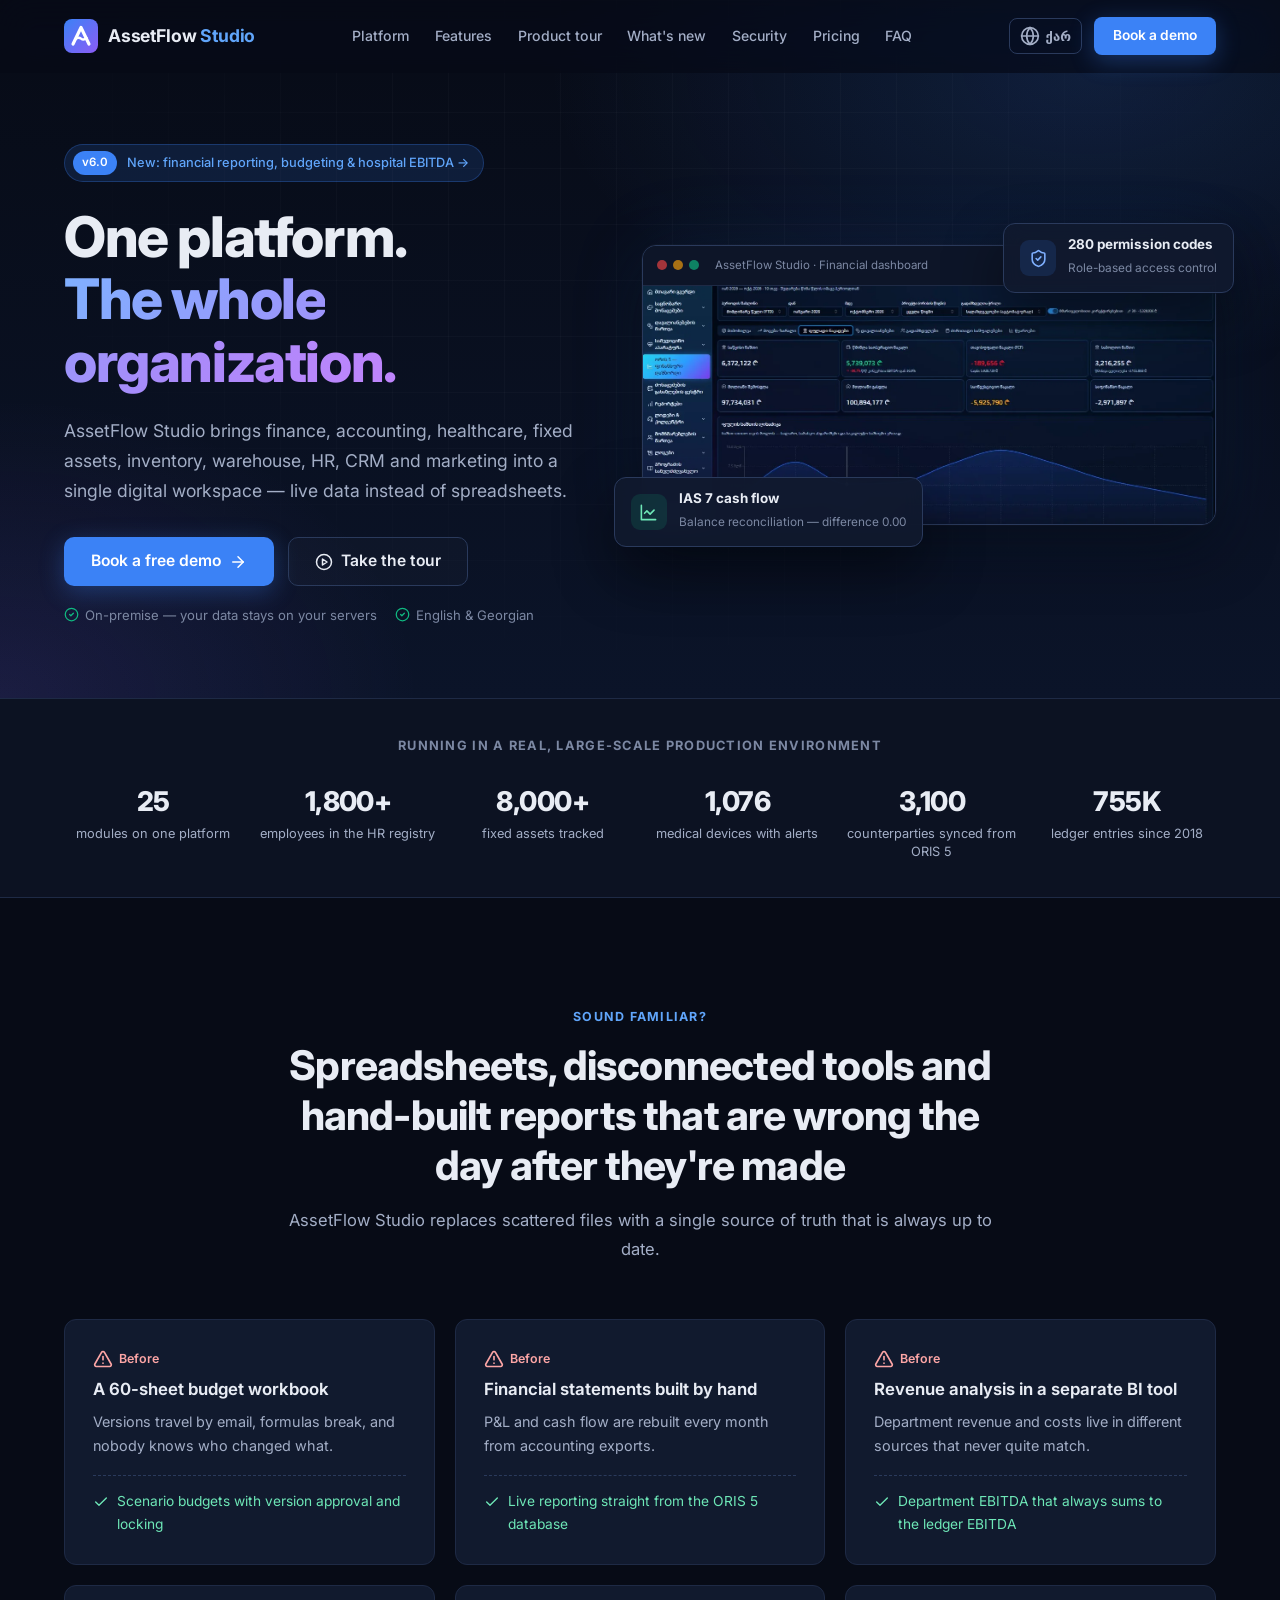
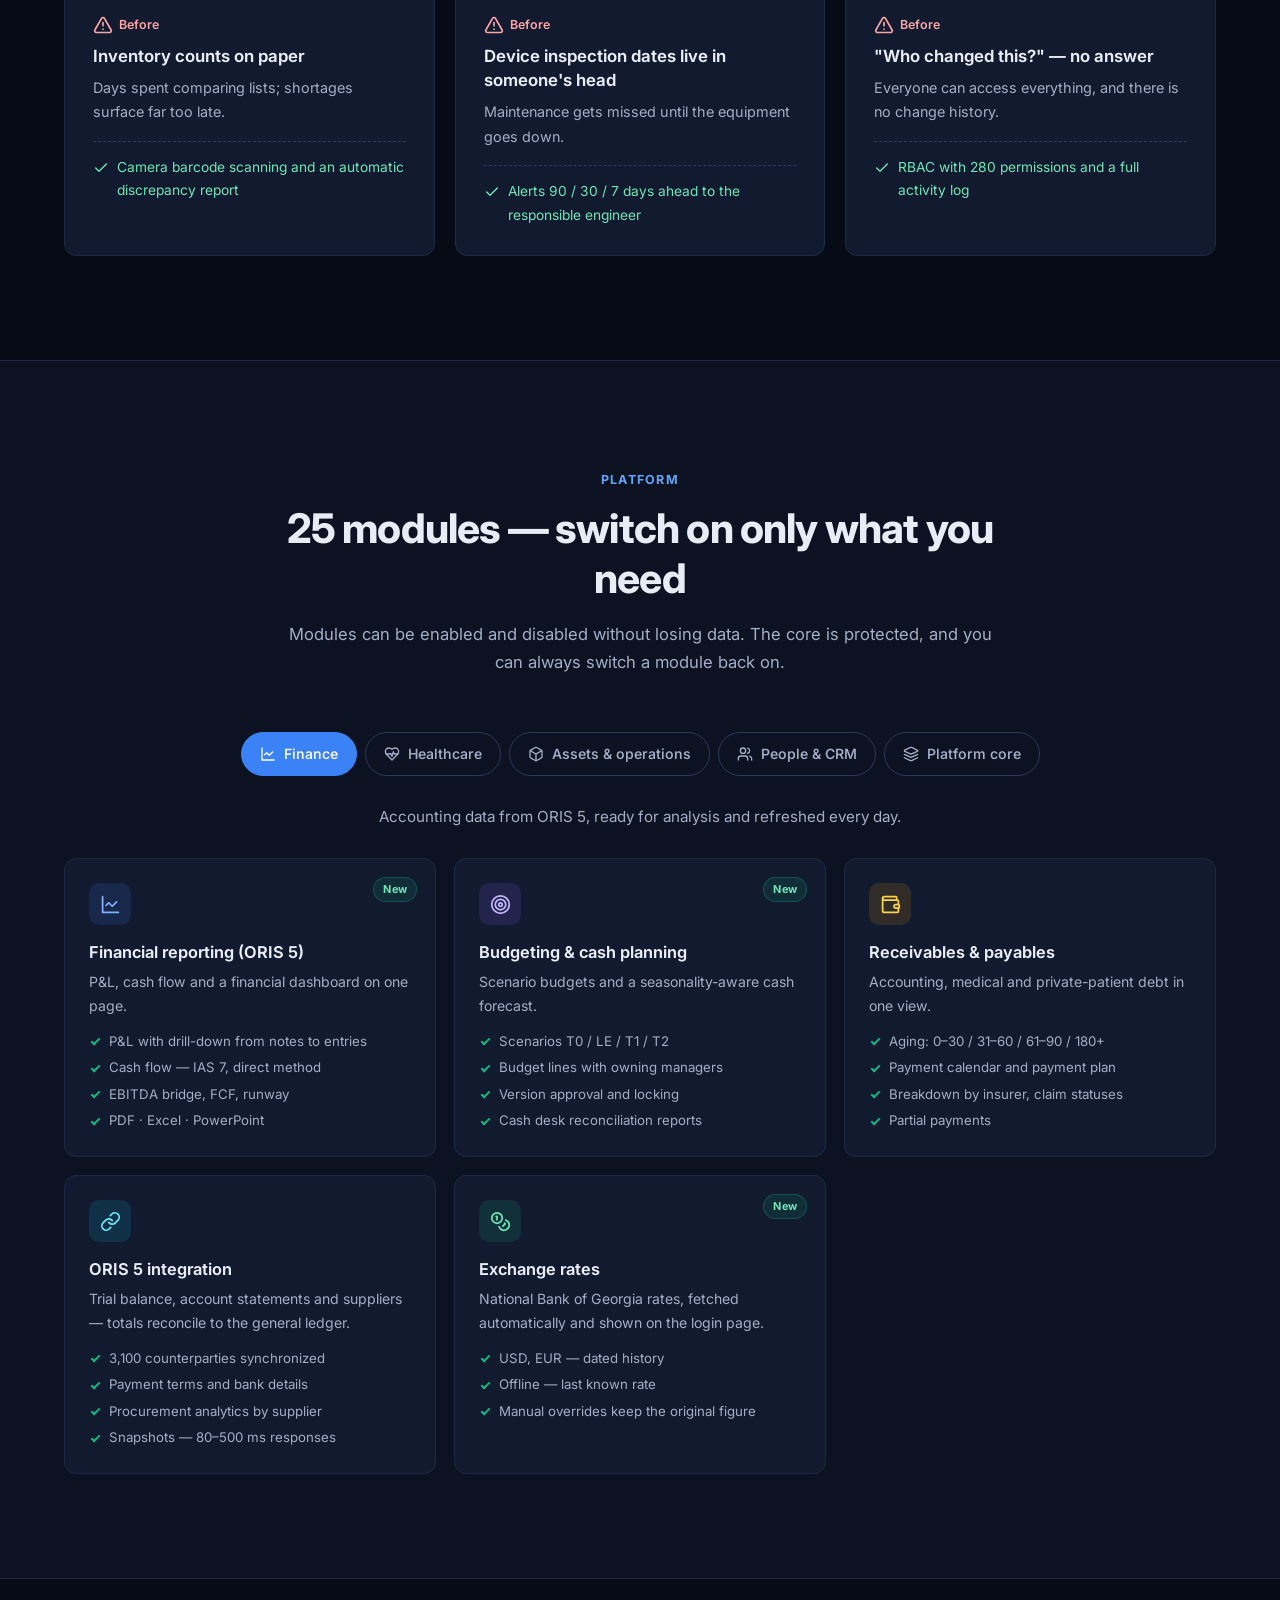
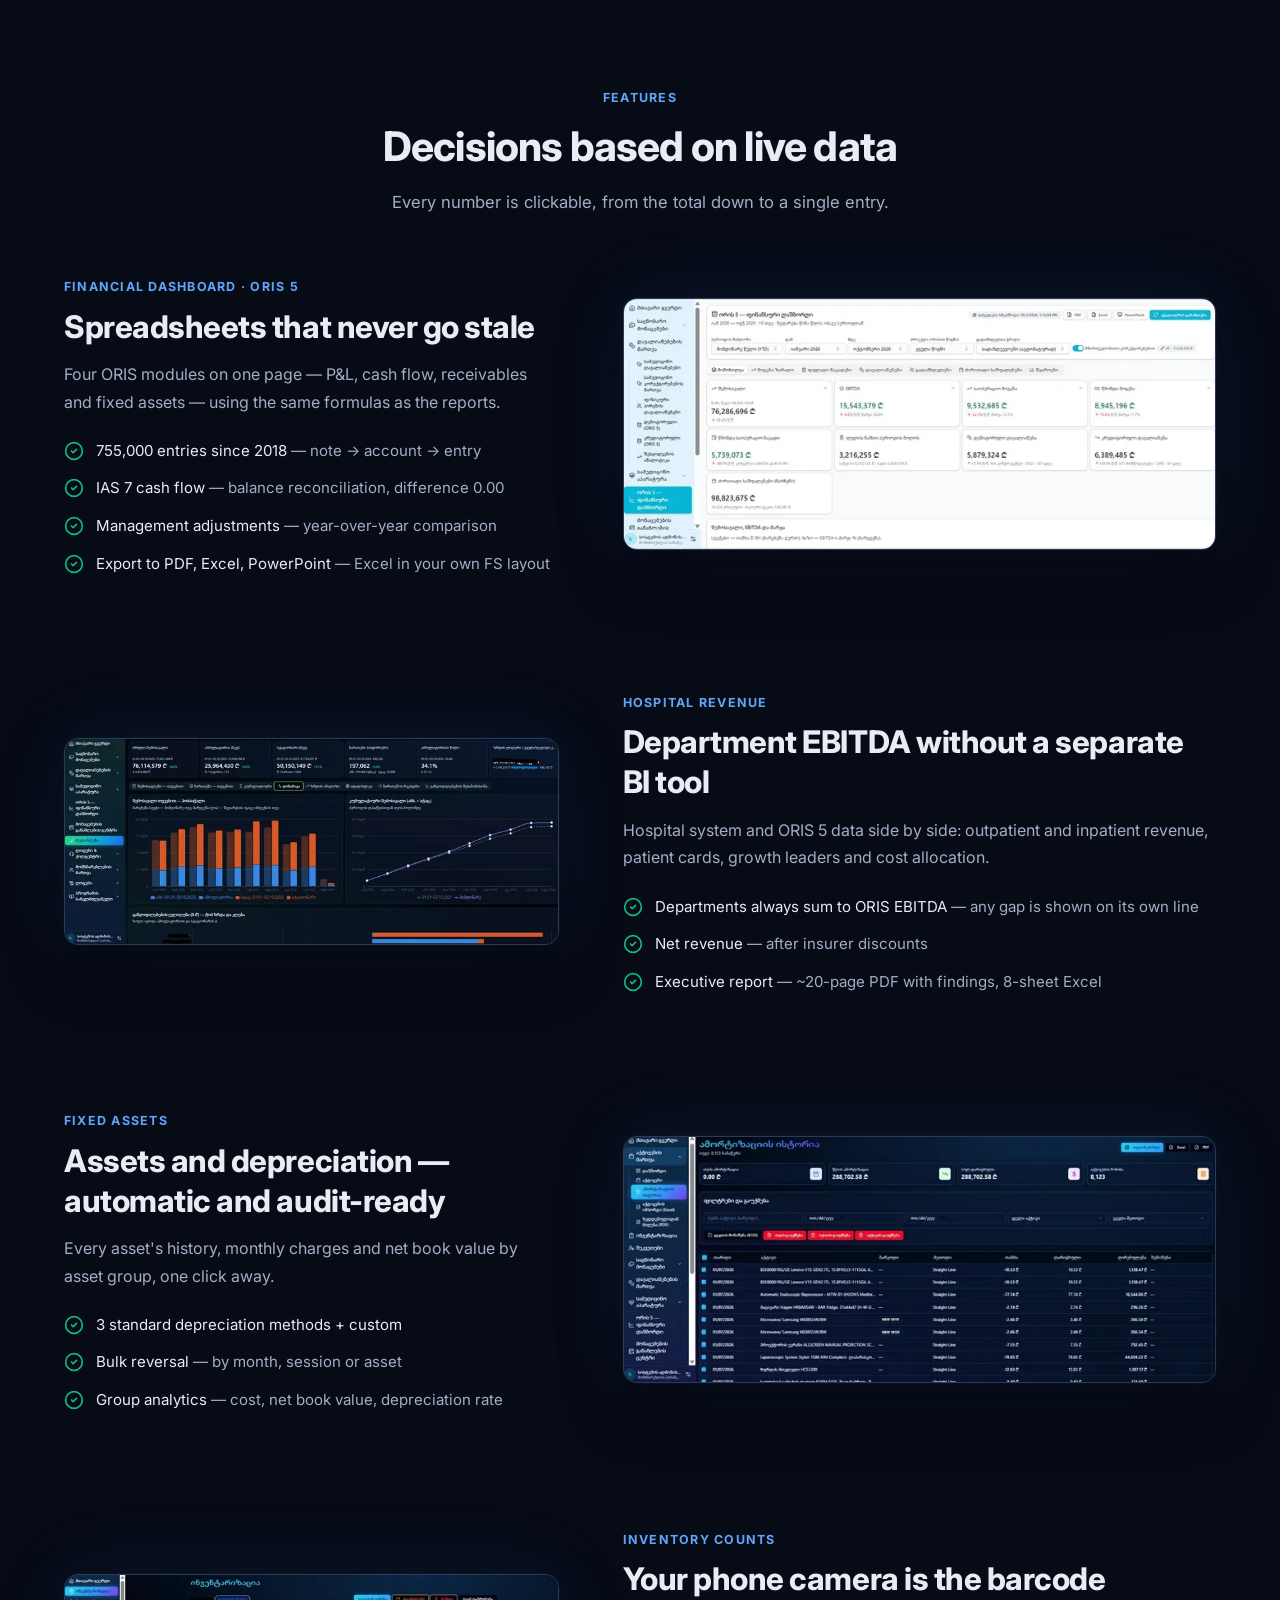
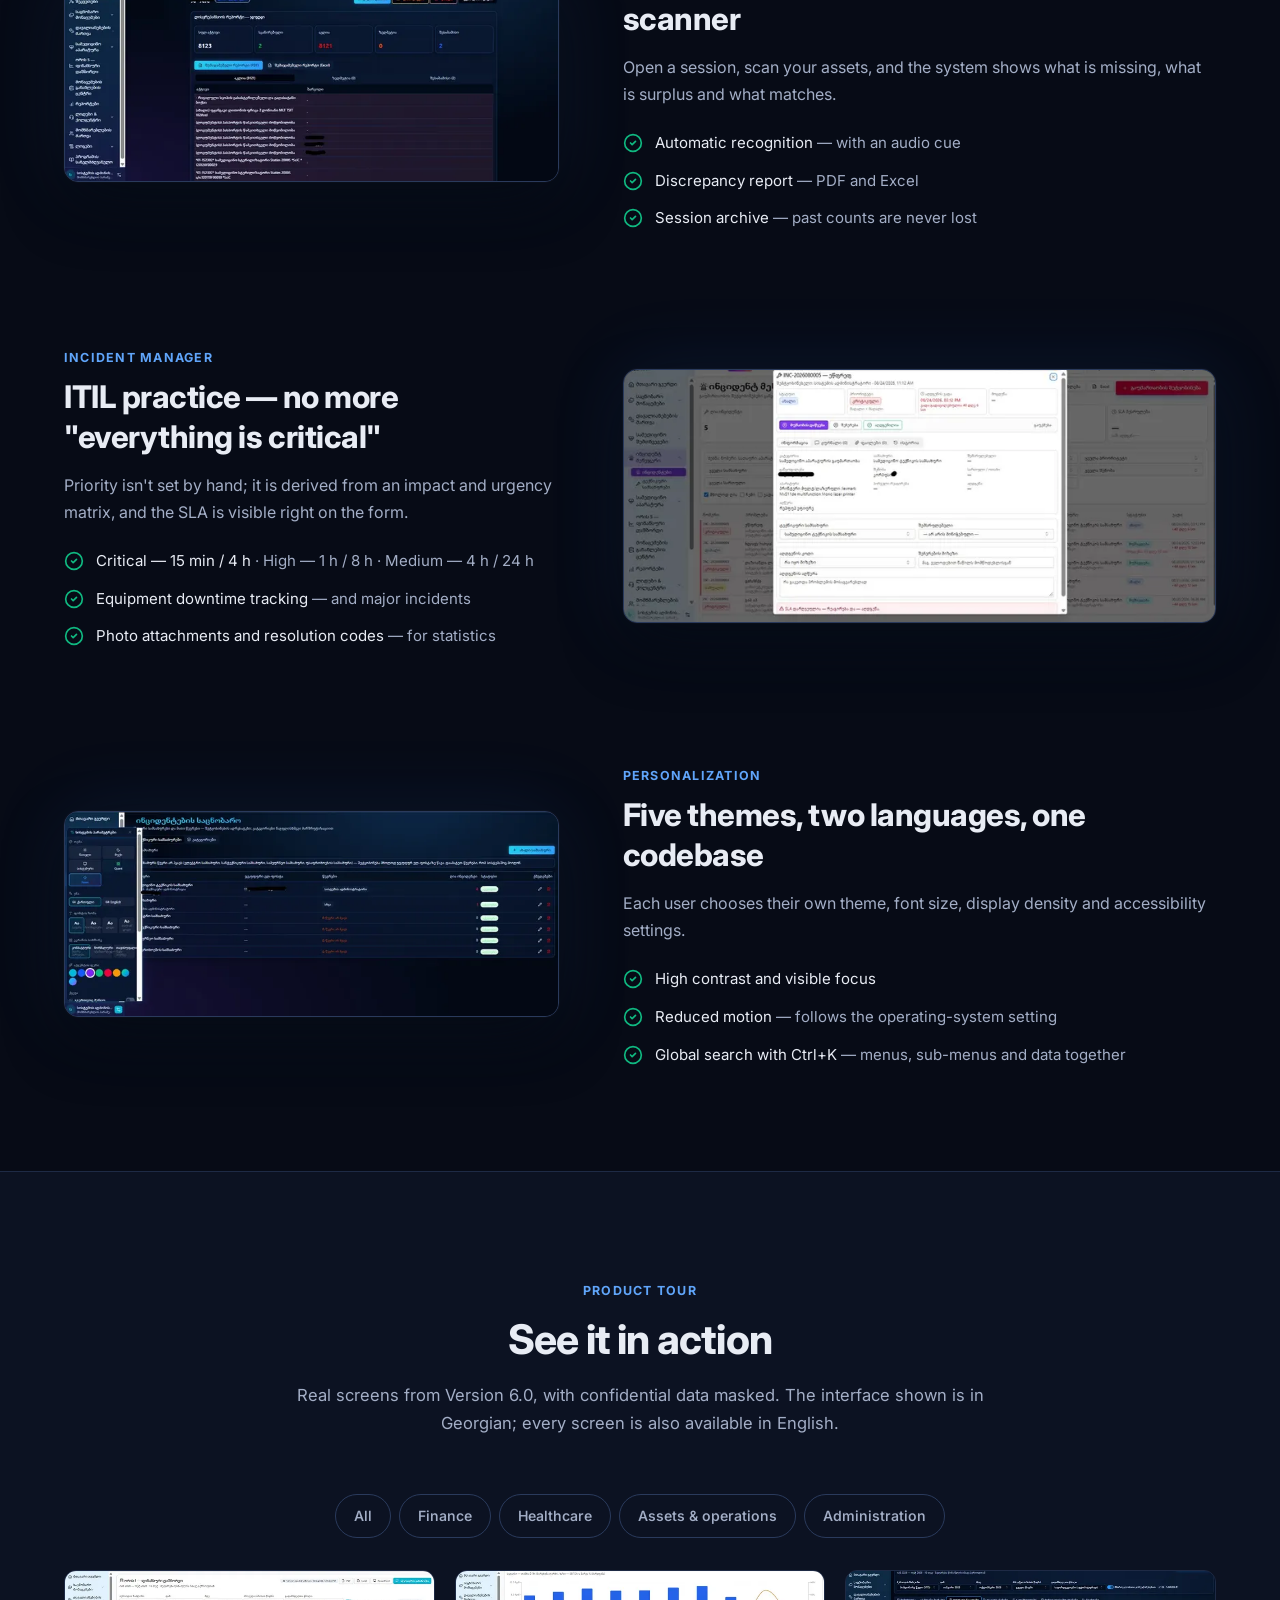
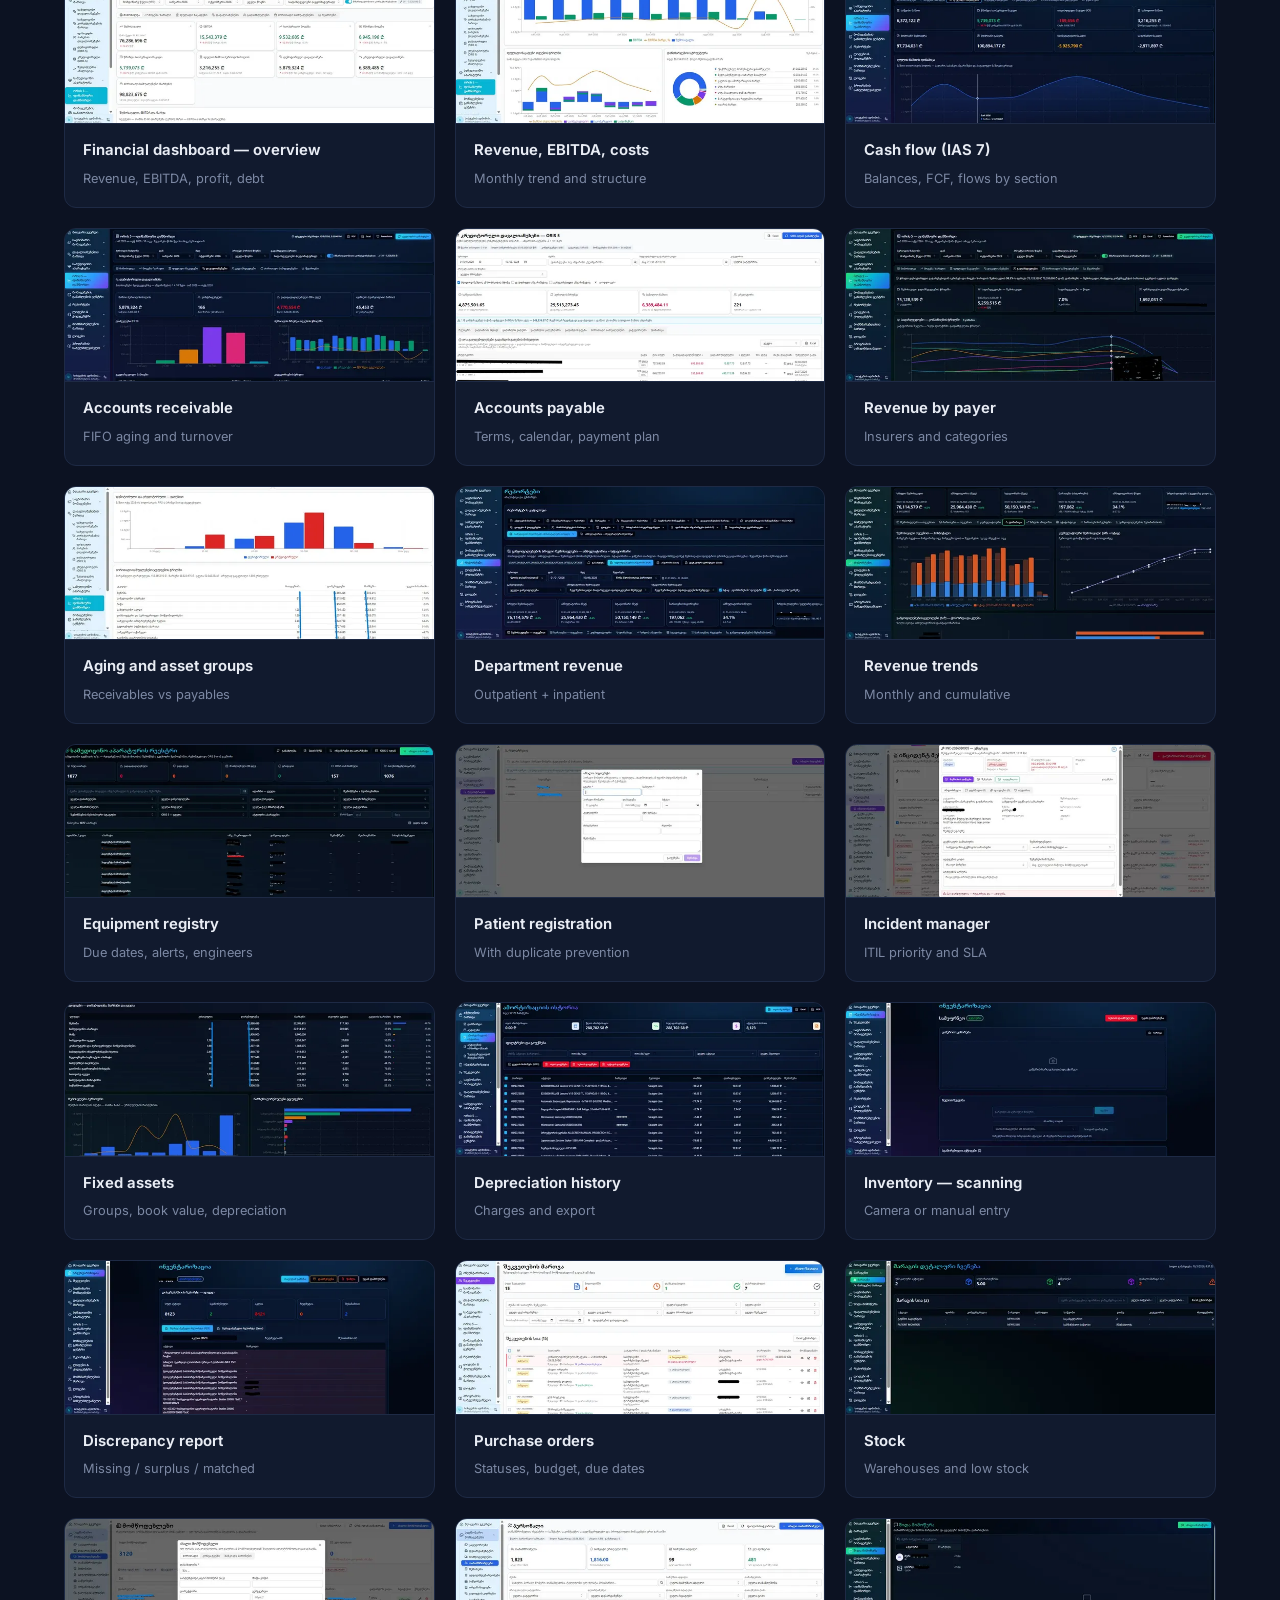
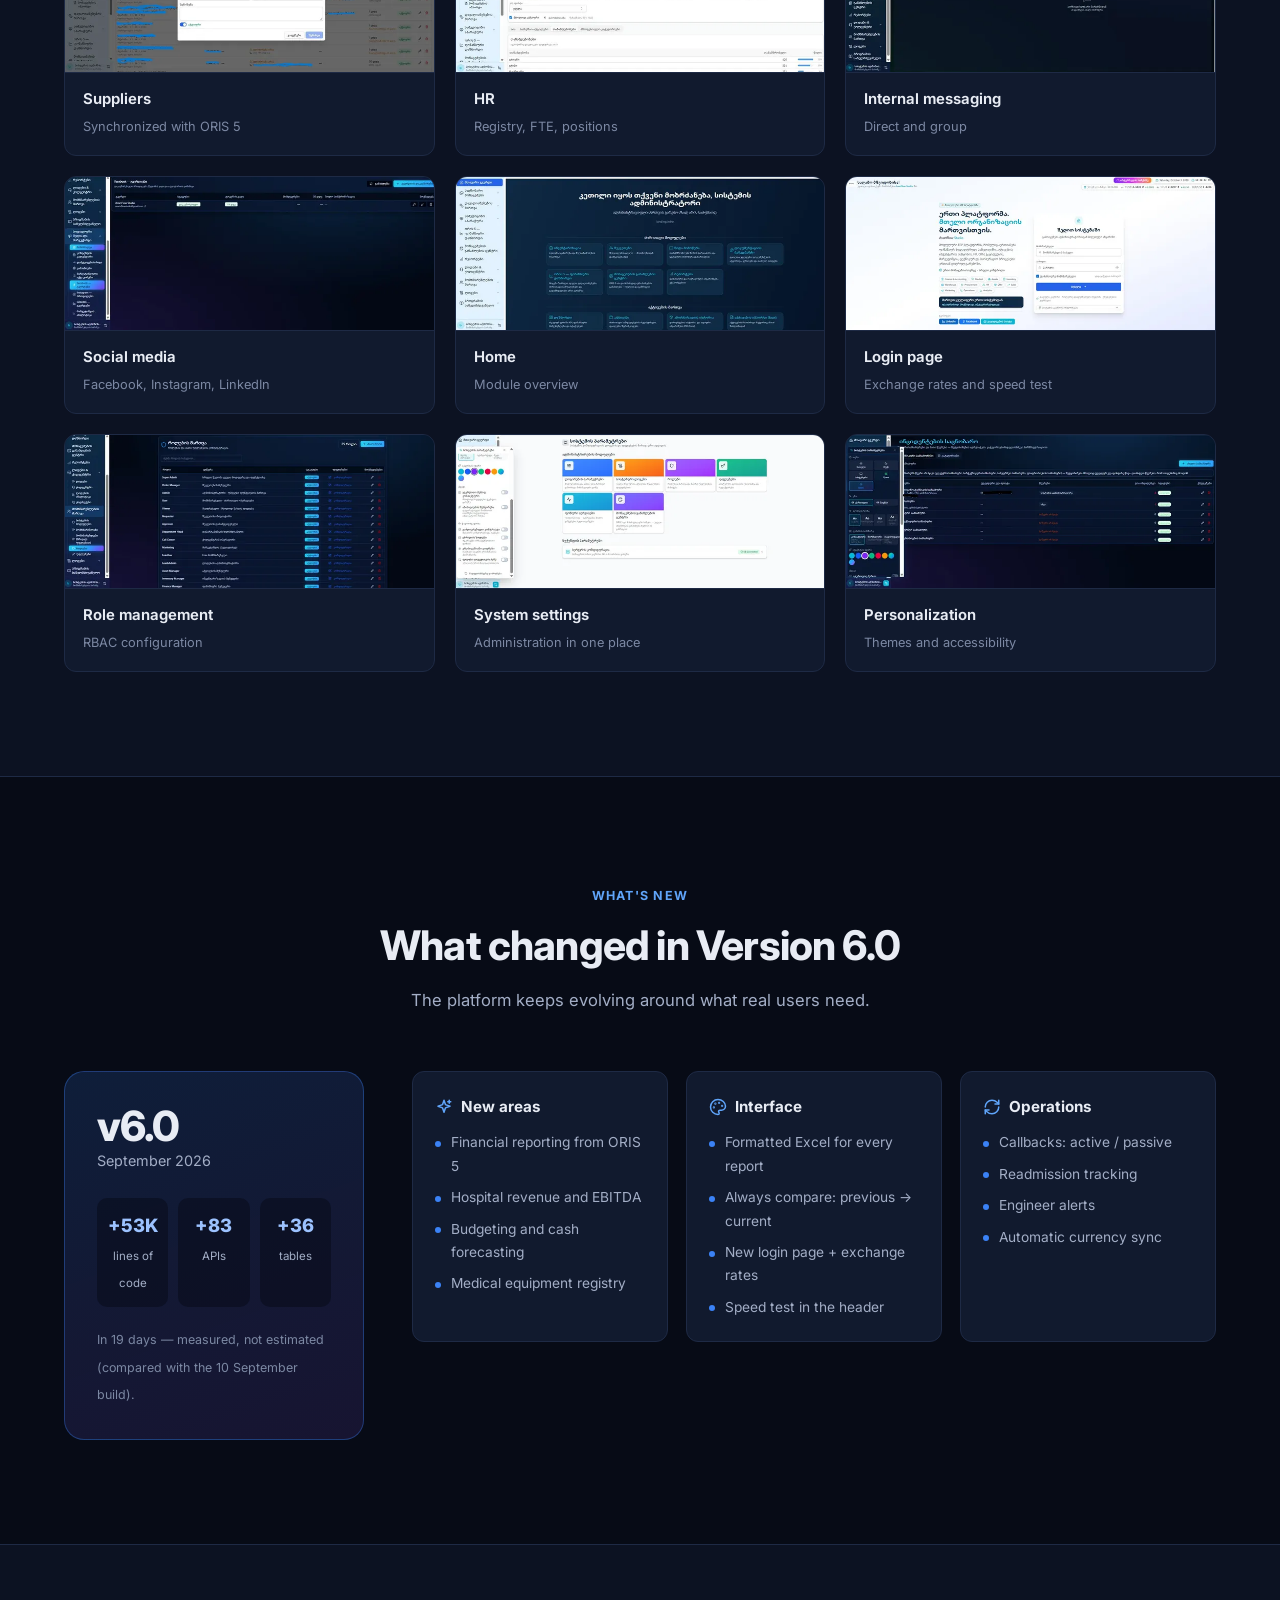
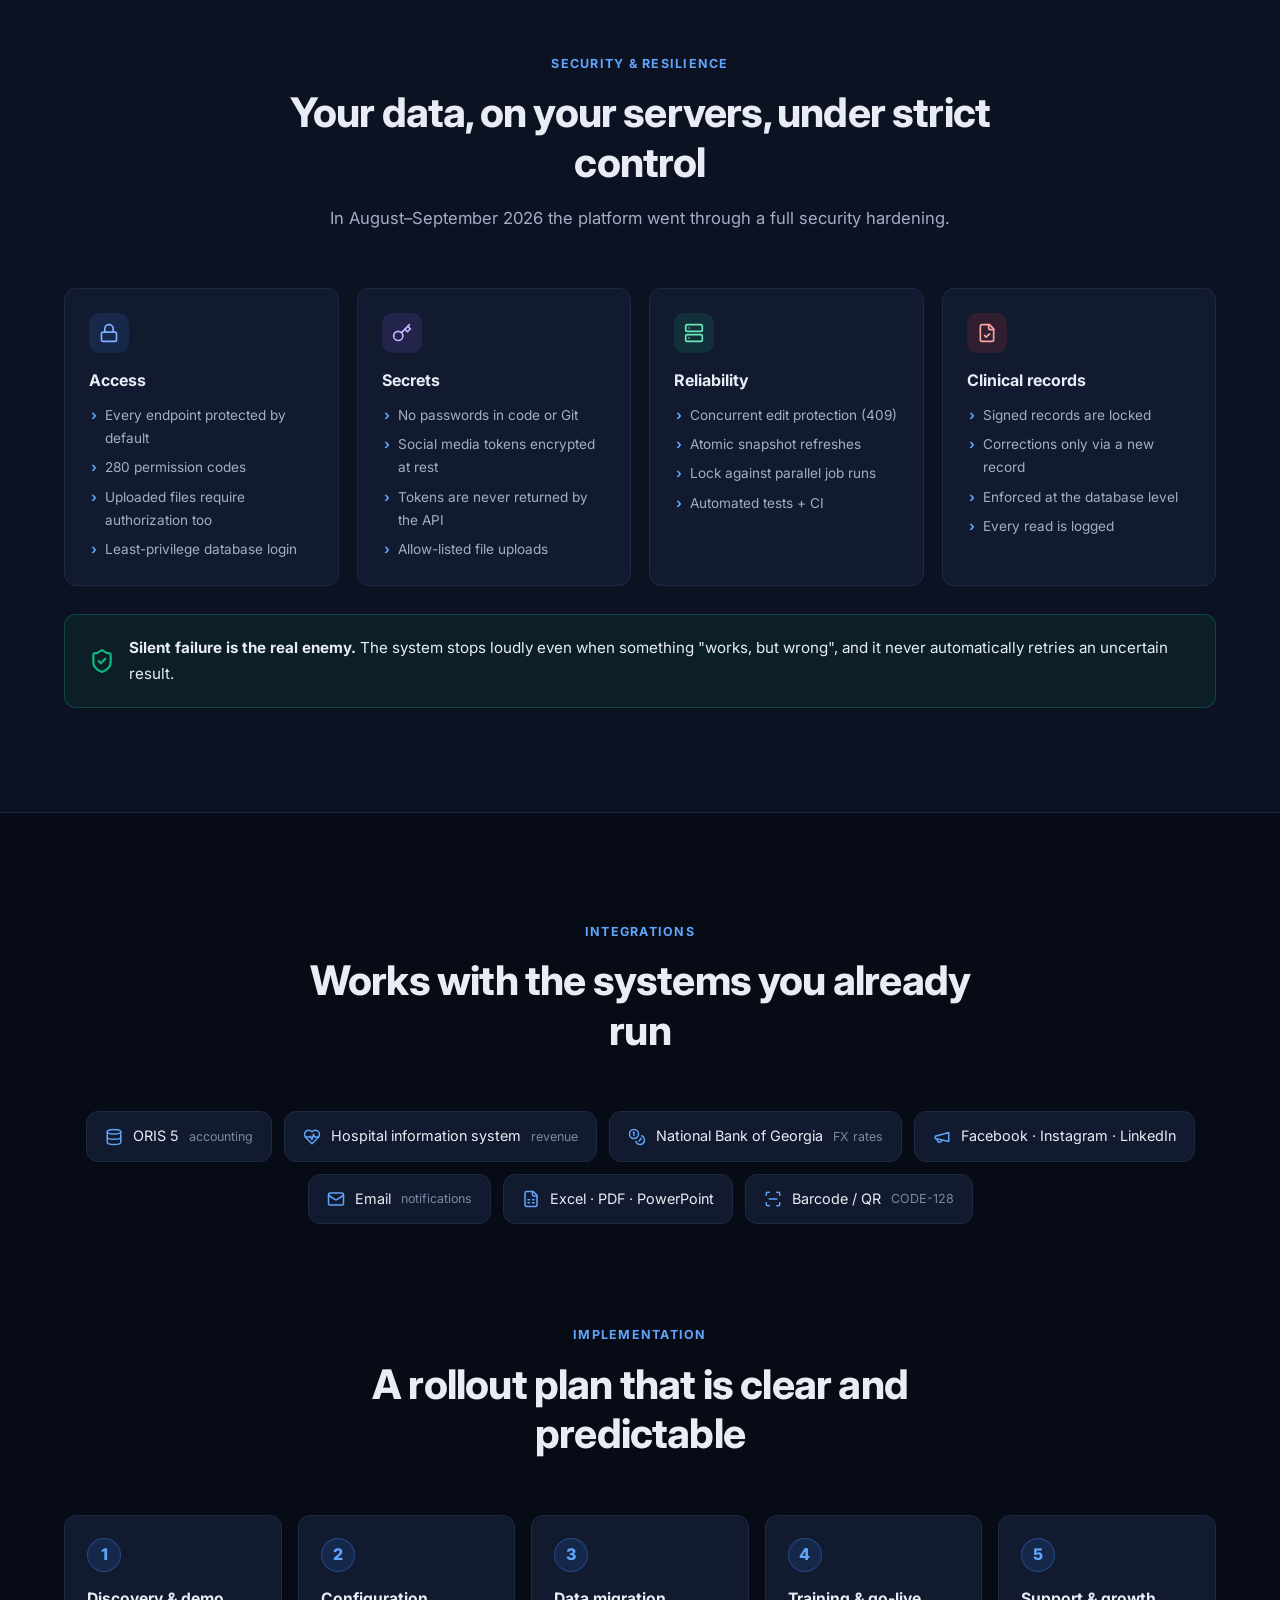
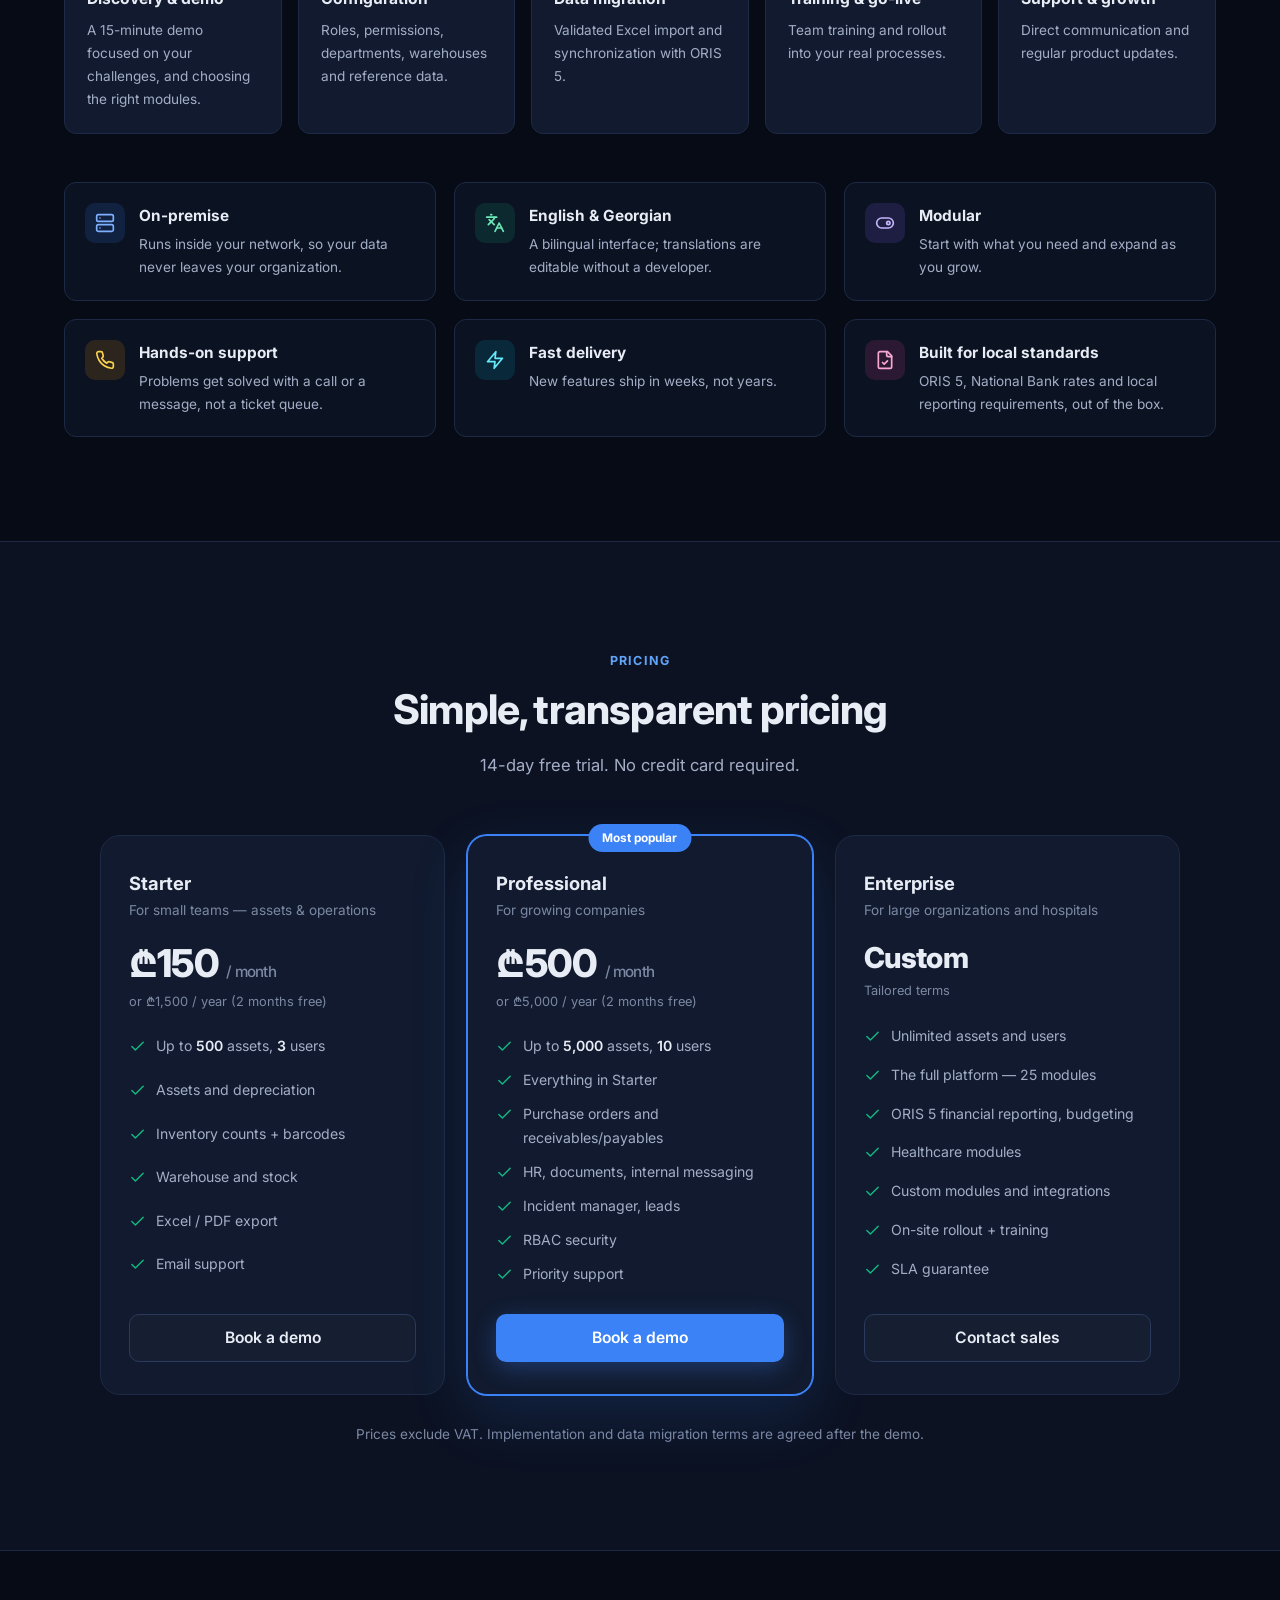
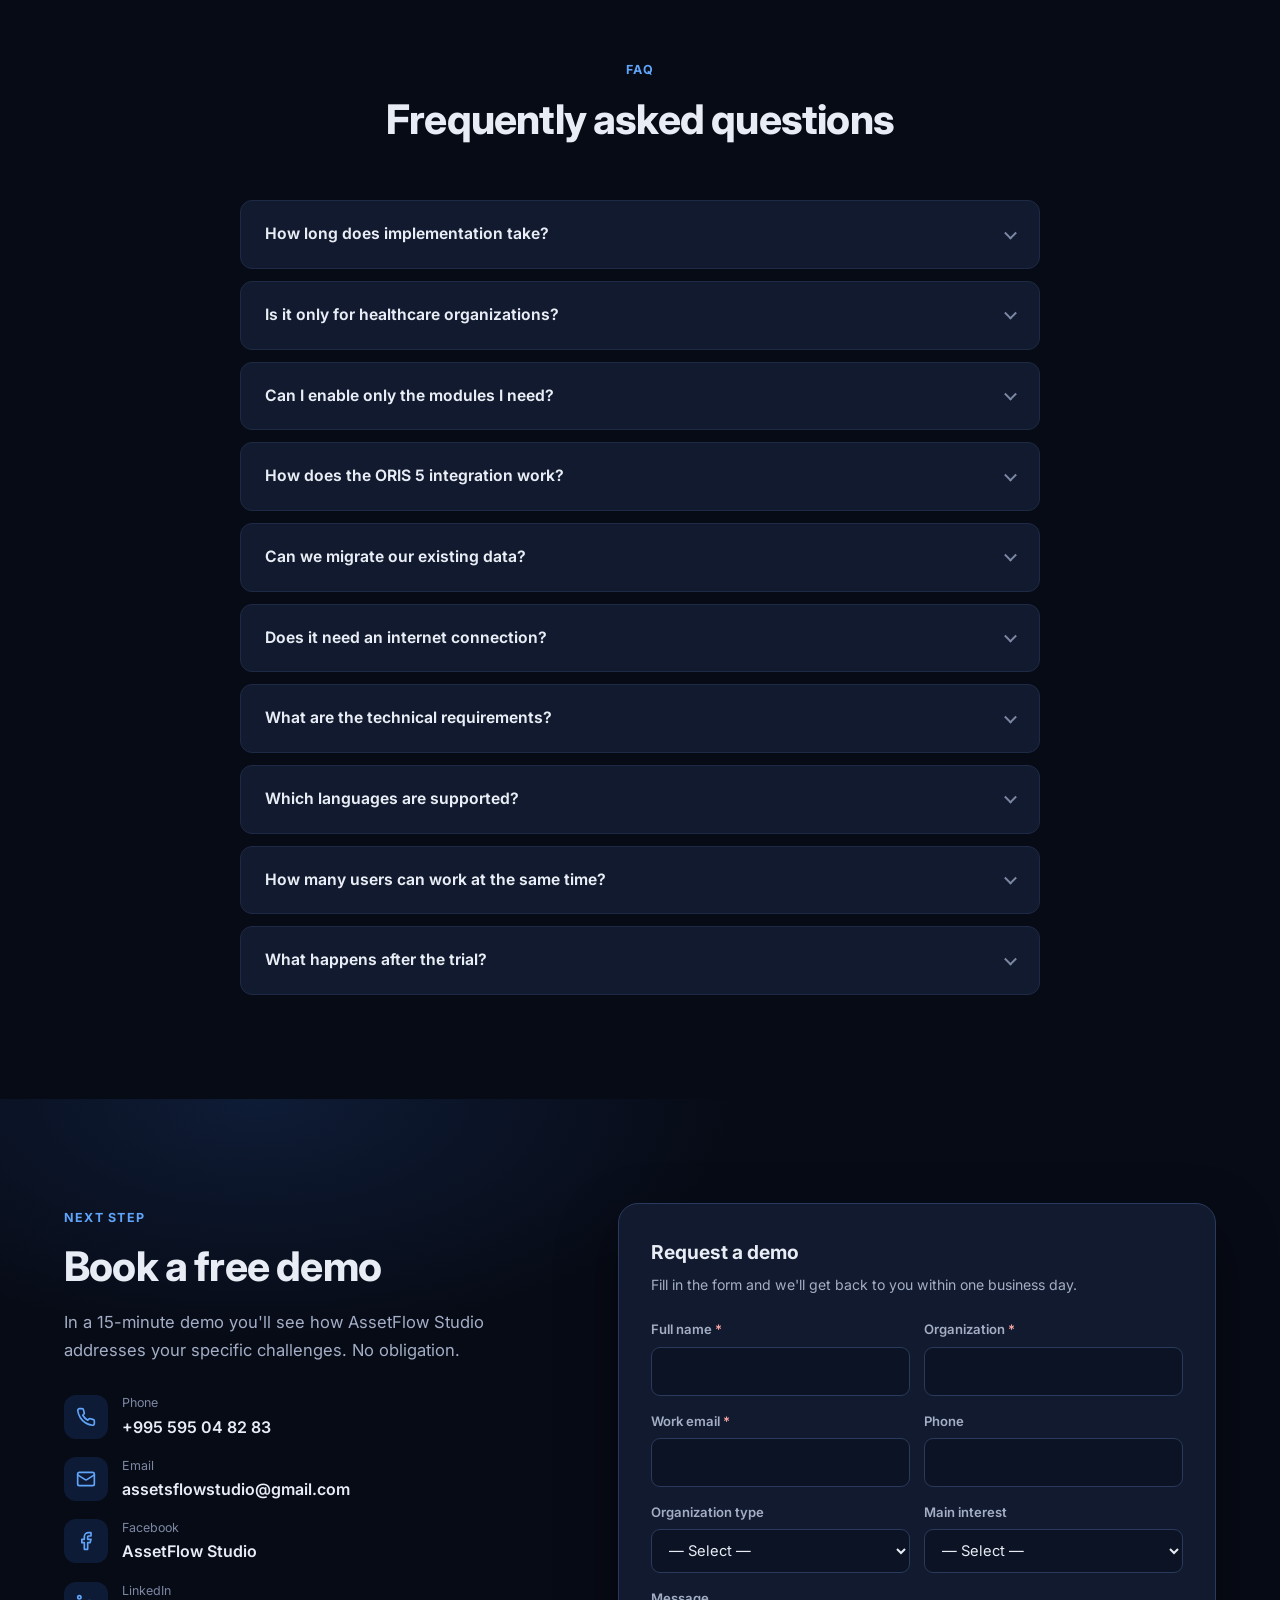
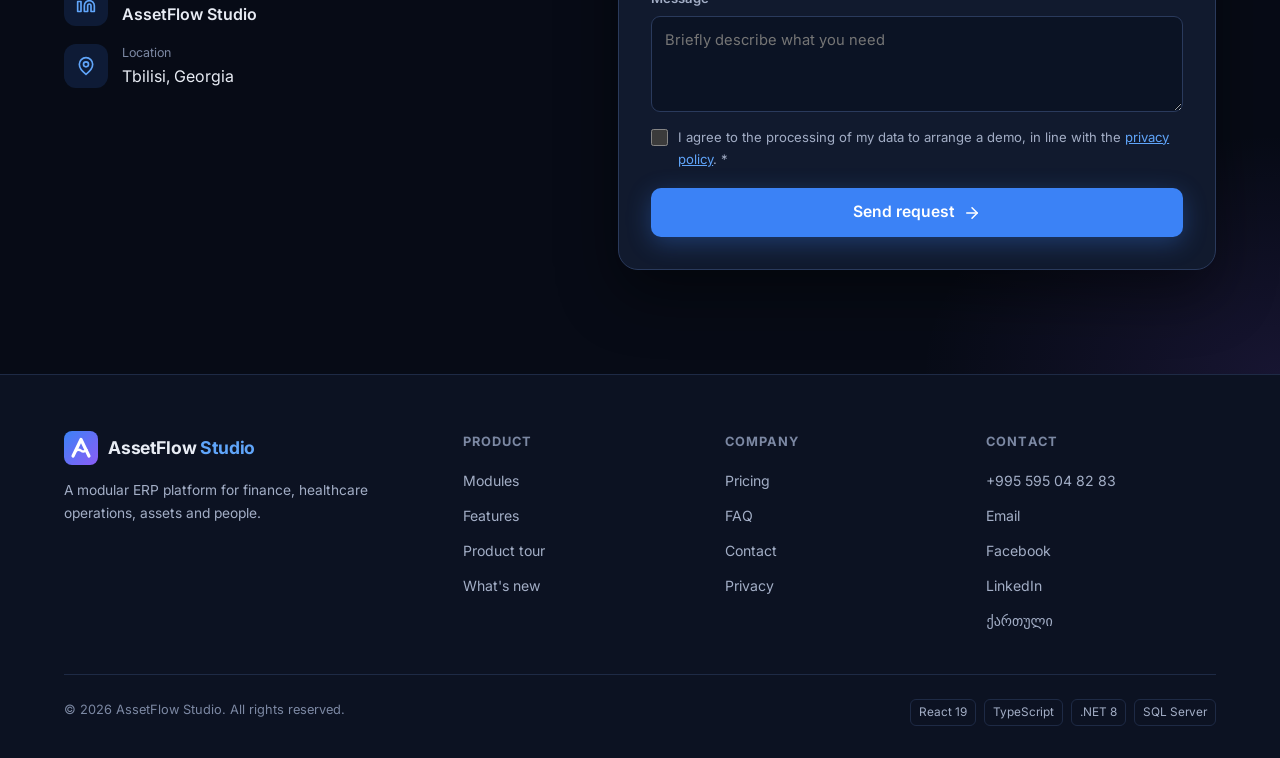
<file: en/index.html>
<!DOCTYPE html>
<html lang="en" class="no-js">
<head>
    <meta charset="UTF-8">
    <meta name="viewport" content="width=device-width, initial-scale=1">
    <title>AssetFlow Studio — Modular ERP for Finance, Healthcare and Asset Management</title>
    <meta name="description" content="AssetFlow Studio is a modular ERP platform: financial reporting from ORIS 5, hospital revenue and department EBITDA, fixed assets, inventory counts, warehouse, HR, CRM and ITIL incident management in one system.">
    <link rel="canonical" href="https://assetsflow.netlify.app/en/">
    <link rel="alternate" hreflang="ka" href="https://assetsflow.netlify.app/">
    <link rel="alternate" hreflang="en" href="https://assetsflow.netlify.app/en/">
    <link rel="alternate" hreflang="x-default" href="https://assetsflow.netlify.app/">
    <meta name="theme-color" content="#070b16">

    <!-- Open Graph / social -->
    <meta property="og:type" content="website">
    <meta property="og:site_name" content="AssetFlow Studio">
    <meta property="og:title" content="AssetFlow Studio — One platform for the whole organization">
    <meta property="og:description" content="Finance, healthcare operations, assets, HR and CRM in one modular ERP. Version 6.0.">
    <meta property="og:url" content="https://assetsflow.netlify.app/en/">
    <meta property="og:image" content="https://assetsflow.netlify.app/images/og-image.jpg">
    <meta property="og:image:width" content="1200">
    <meta property="og:image:height" content="630">
    <meta property="og:image:alt" content="AssetFlow Studio — modular ERP platform dashboard">
    <meta property="og:locale" content="en_US">
    <meta property="og:locale:alternate" content="ka_GE">
    <meta name="twitter:card" content="summary_large_image">
    <meta name="twitter:title" content="AssetFlow Studio — Modular ERP platform">
    <meta name="twitter:description" content="Finance, healthcare, assets, HR and CRM — in one system.">
    <meta name="twitter:image" content="https://assetsflow.netlify.app/images/og-image.jpg">

    <!-- Icons -->
    <link rel="icon" href="/favicon.svg" type="image/svg+xml">
    <link rel="apple-touch-icon" href="/apple-touch-icon.png">
    <link rel="manifest" href="/site.webmanifest">

    <!-- Fonts -->
    <link rel="preconnect" href="https://fonts.googleapis.com">
    <link rel="preconnect" href="https://fonts.gstatic.com" crossorigin>
    <link href="https://fonts.googleapis.com/css2?family=Inter:wght@400;500;600;700;800&family=Noto+Sans+Georgian:wght@400;500;600;700;800&display=swap" rel="stylesheet">

    <link rel="preload" as="image" href="/images/screens/cash-flow.webp" fetchpriority="high">
    <link rel="stylesheet" href="/assets/css/styles.css">
    <script src="/assets/js/main.js" defer></script>

    <script type="application/ld+json">
    {
        "@context": "https://schema.org",
        "@graph": [
            {
                "@type": "Organization",
                "@id": "https://assetsflow.netlify.app/#org",
                "name": "AssetFlow Studio",
                "url": "https://assetsflow.netlify.app/",
                "logo": "https://assetsflow.netlify.app/images/icon-512.png",
                "email": "assetsflowstudio@gmail.com",
                "telephone": "+995595048283",
                "address": { "@type": "PostalAddress", "addressLocality": "Tbilisi", "addressCountry": "GE" },
                "sameAs": ["https://www.facebook.com/profile.php?id=61577590663221", "https://www.linkedin.com/company/assetflow-studio/"]
            },
            {
                "@type": "SoftwareApplication",
                "name": "AssetFlow Studio",
                "applicationCategory": "BusinessApplication",
                "applicationSubCategory": "ERP",
                "operatingSystem": "Web browser; server: Windows Server / Linux",
                "softwareVersion": "6.0",
                "inLanguage": ["ka", "en"],
                "description": "Modular ERP platform: financial reporting, hospital revenue analytics, fixed assets, inventory, warehouse, HR, CRM and incident management.",
                "screenshot": "https://assetsflow.netlify.app/images/screens/cash-flow.webp",
                "publisher": { "@id": "https://assetsflow.netlify.app/#org" },
                "offers": { "@type": "Offer", "price": "150", "priceCurrency": "GEL", "description": "Starter — monthly subscription" }
            }
        ]
    }
    </script>
</head>

<body>
<a class="skip-link" href="#main">Skip to main content</a>

<!-- ====== NAVIGATION ====== -->
<header class="nav" id="nav">
    <div class="container nav-inner">
        <a href="/en/" class="logo" aria-label="AssetFlow Studio — home">
            <img src="/favicon.svg" alt="" width="34" height="34">
            <span>AssetFlow <em>Studio</em></span>
        </a>
        <nav aria-label="Main navigation">
            <ul class="nav-menu" id="navMenu">
                <li><a href="#platform">Platform</a></li>
                <li><a href="#features">Features</a></li>
                <li><a href="#screens">Product tour</a></li>
                <li><a href="#whats-new">What's new</a></li>
                <li><a href="#security">Security</a></li>
                <li><a href="#pricing">Pricing</a></li>
                <li><a href="#faq">FAQ</a></li>
            </ul>
        </nav>
        <div class="nav-actions">
            <a class="lang-switch" href="/" hreflang="ka" lang="ka"><svg class="i" aria-hidden="true"><use href="/assets/icons.svg#globe"/></svg>ქარ<span class="sr-only"> — ქართული ვერსია</span></a>
            <a href="#contact" class="btn btn-primary btn-sm">Book a demo</a>
            <button class="nav-toggle" id="navToggle" aria-controls="navMenu" aria-expanded="false">
                <svg class="i" aria-hidden="true"><use href="/assets/icons.svg#menu"/></svg>
                <span class="sr-only">Menu</span>
            </button>
        </div>
    </div>
</header>

<main id="main">

<!-- ====== HERO ====== -->
<section class="hero">
    <div class="container hero-inner">
        <div class="hero-content">
            <a class="eyebrow" href="#whats-new"><b>v6.0</b> New: financial reporting, budgeting &amp; hospital EBITDA →</a>
            <h1>One platform.<br><span class="grad">The whole organization.</span></h1>
            <p class="hero-lead">
                AssetFlow Studio brings finance, accounting, healthcare, fixed assets, inventory, warehouse, HR, CRM and marketing into a single digital workspace — live data instead of spreadsheets.
            </p>
            <div class="hero-actions">
                <a href="#contact" class="btn btn-primary">Book a free demo <svg class="i" aria-hidden="true"><use href="/assets/icons.svg#arrow-right"/></svg></a>
                <a href="#screens" class="btn btn-ghost"><svg class="i" aria-hidden="true"><use href="/assets/icons.svg#play"/></svg> Take the tour</a>
            </div>
            <div class="hero-note">
                <span><svg class="i" aria-hidden="true"><use href="/assets/icons.svg#check-circle"/></svg>On-premise — your data stays on your servers</span>
                <span><svg class="i" aria-hidden="true"><use href="/assets/icons.svg#check-circle"/></svg>English &amp; Georgian</span>
            </div>
        </div>
        <div class="hero-visual">
            <div class="browser">
                <div class="browser-bar" aria-hidden="true"><i></i><i></i><i></i><span>AssetFlow Studio · Financial dashboard</span></div>
                <img src="/images/screens/cash-flow.webp" width="1338" height="557" alt="ORIS 5 financial dashboard — cash flow, opening and closing balance, cash balance trend" fetchpriority="high">
            </div>
            <div class="float-card float-a">
                <div class="ic t-green"><svg class="i" aria-hidden="true"><use href="/assets/icons.svg#line-chart"/></svg></div>
                <div><strong>IAS 7 cash flow</strong><small>Balance reconciliation — difference 0.00</small></div>
            </div>
            <div class="float-card float-b">
                <div class="ic t-blue"><svg class="i" aria-hidden="true"><use href="/assets/icons.svg#shield"/></svg></div>
                <div><strong>280 permission codes</strong><small>Role-based access control</small></div>
            </div>
        </div>
    </div>
</section>

<!-- ====== PROOF ====== -->
<section class="proof" aria-labelledby="proof-title">
    <div class="container">
        <h2 class="proof-title" id="proof-title">Running in a real, large-scale production environment</h2>
        <div class="proof-grid">
            <div class="proof-item"><strong>25</strong><span>modules on one platform</span></div>
            <div class="proof-item"><strong>1,800+</strong><span>employees in the HR registry</span></div>
            <div class="proof-item"><strong>8,000+</strong><span>fixed assets tracked</span></div>
            <div class="proof-item"><strong>1,076</strong><span>medical devices with alerts</span></div>
            <div class="proof-item"><strong>3,100</strong><span>counterparties synced from ORIS 5</span></div>
            <div class="proof-item"><strong>755K</strong><span>ledger entries since 2018</span></div>
        </div>
    </div>
</section>

<!-- ====== PROBLEM → OUTCOME ====== -->
<section class="section" id="why">
    <div class="container">
        <div class="section-head reveal">
            <span class="kicker">Sound familiar?</span>
            <h2 class="h2">Spreadsheets, disconnected tools and hand-built reports that are wrong the day after they're made</h2>
            <p class="lead">AssetFlow Studio replaces scattered files with a single source of truth that is always up to date.</p>
        </div>
        <div class="problem-grid reveal">
            <article class="problem-card">
                <div class="before"><svg class="i" aria-hidden="true"><use href="/assets/icons.svg#alert"/></svg>Before</div>
                <h3>A 60-sheet budget workbook</h3>
                <p>Versions travel by email, formulas break, and nobody knows who changed what.</p>
                <div class="after"><svg class="i" aria-hidden="true"><use href="/assets/icons.svg#check"/></svg>Scenario budgets with version approval and locking</div>
            </article>
            <article class="problem-card">
                <div class="before"><svg class="i" aria-hidden="true"><use href="/assets/icons.svg#alert"/></svg>Before</div>
                <h3>Financial statements built by hand</h3>
                <p>P&amp;L and cash flow are rebuilt every month from accounting exports.</p>
                <div class="after"><svg class="i" aria-hidden="true"><use href="/assets/icons.svg#check"/></svg>Live reporting straight from the ORIS 5 database</div>
            </article>
            <article class="problem-card">
                <div class="before"><svg class="i" aria-hidden="true"><use href="/assets/icons.svg#alert"/></svg>Before</div>
                <h3>Revenue analysis in a separate BI tool</h3>
                <p>Department revenue and costs live in different sources that never quite match.</p>
                <div class="after"><svg class="i" aria-hidden="true"><use href="/assets/icons.svg#check"/></svg>Department EBITDA that always sums to the ledger EBITDA</div>
            </article>
            <article class="problem-card">
                <div class="before"><svg class="i" aria-hidden="true"><use href="/assets/icons.svg#alert"/></svg>Before</div>
                <h3>Inventory counts on paper</h3>
                <p>Days spent comparing lists; shortages surface far too late.</p>
                <div class="after"><svg class="i" aria-hidden="true"><use href="/assets/icons.svg#check"/></svg>Camera barcode scanning and an automatic discrepancy report</div>
            </article>
            <article class="problem-card">
                <div class="before"><svg class="i" aria-hidden="true"><use href="/assets/icons.svg#alert"/></svg>Before</div>
                <h3>Device inspection dates live in someone's head</h3>
                <p>Maintenance gets missed until the equipment goes down.</p>
                <div class="after"><svg class="i" aria-hidden="true"><use href="/assets/icons.svg#check"/></svg>Alerts 90 / 30 / 7 days ahead to the responsible engineer</div>
            </article>
            <article class="problem-card">
                <div class="before"><svg class="i" aria-hidden="true"><use href="/assets/icons.svg#alert"/></svg>Before</div>
                <h3>"Who changed this?" — no answer</h3>
                <p>Everyone can access everything, and there is no change history.</p>
                <div class="after"><svg class="i" aria-hidden="true"><use href="/assets/icons.svg#check"/></svg>RBAC with 280 permissions and a full activity log</div>
            </article>
        </div>
    </div>
</section>

<!-- ====== PLATFORM / MODULES ====== -->
<section class="section section-alt" id="platform">
    <div class="container">
        <div class="section-head reveal">
            <span class="kicker">Platform</span>
            <h2 class="h2">25 modules — switch on only what you need</h2>
            <p class="lead">Modules can be enabled and disabled without losing data. The core is protected, and you can always switch a module back on.</p>
        </div>

        <div class="tabs" role="tablist" aria-label="Module groups">
            <button class="tab" role="tab" id="tab-fin" aria-controls="panel-fin"><svg class="i" aria-hidden="true"><use href="/assets/icons.svg#line-chart"/></svg>Finance</button>
            <button class="tab" role="tab" id="tab-med" aria-controls="panel-med"><svg class="i" aria-hidden="true"><use href="/assets/icons.svg#heart-pulse"/></svg>Healthcare</button>
            <button class="tab" role="tab" id="tab-ops" aria-controls="panel-ops"><svg class="i" aria-hidden="true"><use href="/assets/icons.svg#box"/></svg>Assets &amp; operations</button>
            <button class="tab" role="tab" id="tab-team" aria-controls="panel-team"><svg class="i" aria-hidden="true"><use href="/assets/icons.svg#users"/></svg>People &amp; CRM</button>
            <button class="tab" role="tab" id="tab-core" aria-controls="panel-core"><svg class="i" aria-hidden="true"><use href="/assets/icons.svg#layers"/></svg>Platform core</button>
        </div>

        <!-- Finance -->
        <div class="tab-panel" role="tabpanel" id="panel-fin" aria-labelledby="tab-fin">
            <h3 class="panel-title">Finance</h3>
            <p class="panel-intro">Accounting data from ORIS 5, ready for analysis and refreshed every day.</p>
            <div class="module-grid">
                <article class="module">
                    <span class="badge-new">New</span>
                    <div class="ic t-blue"><svg class="i" aria-hidden="true"><use href="/assets/icons.svg#line-chart"/></svg></div>
                    <h3>Financial reporting (ORIS 5)</h3>
                    <p>P&amp;L, cash flow and a financial dashboard on one page.</p>
                    <ul><li>P&amp;L with drill-down from notes to entries</li><li>Cash flow — IAS 7, direct method</li><li>EBITDA bridge, FCF, runway</li><li>PDF · Excel · PowerPoint</li></ul>
                </article>
                <article class="module">
                    <span class="badge-new">New</span>
                    <div class="ic t-purple"><svg class="i" aria-hidden="true"><use href="/assets/icons.svg#target"/></svg></div>
                    <h3>Budgeting &amp; cash planning</h3>
                    <p>Scenario budgets and a seasonality-aware cash forecast.</p>
                    <ul><li>Scenarios T0 / LE / T1 / T2</li><li>Budget lines with owning managers</li><li>Version approval and locking</li><li>Cash desk reconciliation reports</li></ul>
                </article>
                <article class="module">
                    <div class="ic t-amber"><svg class="i" aria-hidden="true"><use href="/assets/icons.svg#wallet"/></svg></div>
                    <h3>Receivables &amp; payables</h3>
                    <p>Accounting, medical and private-patient debt in one view.</p>
                    <ul><li>Aging: 0–30 / 31–60 / 61–90 / 180+</li><li>Payment calendar and payment plan</li><li>Breakdown by insurer, claim statuses</li><li>Partial payments</li></ul>
                </article>
                <article class="module">
                    <div class="ic t-cyan"><svg class="i" aria-hidden="true"><use href="/assets/icons.svg#link"/></svg></div>
                    <h3>ORIS 5 integration</h3>
                    <p>Trial balance, account statements and suppliers — totals reconcile to the general ledger.</p>
                    <ul><li>3,100 counterparties synchronized</li><li>Payment terms and bank details</li><li>Procurement analytics by supplier</li><li>Snapshots — 80–500 ms responses</li></ul>
                </article>
                <article class="module">
                    <span class="badge-new">New</span>
                    <div class="ic t-green"><svg class="i" aria-hidden="true"><use href="/assets/icons.svg#coins"/></svg></div>
                    <h3>Exchange rates</h3>
                    <p>National Bank of Georgia rates, fetched automatically and shown on the login page.</p>
                    <ul><li>USD, EUR — dated history</li><li>Offline — last known rate</li><li>Manual overrides keep the original figure</li></ul>
                </article>
            </div>
        </div>

        <!-- Healthcare -->
        <div class="tab-panel" role="tabpanel" id="panel-med" aria-labelledby="tab-med">
            <h3 class="panel-title">Healthcare</h3>
            <p class="panel-intro">Clinic and hospital workflows, from registration to settlement.</p>
            <div class="module-grid">
                <article class="module">
                    <span class="badge-new">New</span>
                    <div class="ic t-pink"><svg class="i" aria-hidden="true"><use href="/assets/icons.svg#trending-up"/></svg></div>
                    <h3>Hospital revenue &amp; EBITDA</h3>
                    <p>Hospital information system + ORIS 5 — no separate BI tool required.</p>
                    <ul><li>Outpatient and inpatient by department</li><li>Net revenue after insurer discounts</li><li>Cost allocation to departments</li><li>Executive report: PDF + Excel</li></ul>
                </article>
                <article class="module">
                    <div class="ic t-red"><svg class="i" aria-hidden="true"><use href="/assets/icons.svg#stethoscope"/></svg></div>
                    <h3>Patient cases</h3>
                    <p>Patient registry, electronic records, pharmacy and billing in one flow.</p>
                    <ul><li>Search-before-create prevents duplicates</li><li>Signed records are locked</li><li>Pharmacy: batches, expiry, FEFO</li><li>Multiple payers per case</li></ul>
                </article>
                <article class="module">
                    <span class="badge-new">New</span>
                    <div class="ic t-green"><svg class="i" aria-hidden="true"><use href="/assets/icons.svg#activity"/></svg></div>
                    <h3>Medical equipment registry</h3>
                    <p>Inspections, maintenance and repairs, with alerts.</p>
                    <ul><li>1,076 devices with full history</li><li>Alerts 90 / 30 / 7 days ahead</li><li>One digest email per engineer</li><li>Linked to ORIS 5 by inventory number</li></ul>
                </article>
                <article class="module">
                    <div class="ic t-blue"><svg class="i" aria-hidden="true"><use href="/assets/icons.svg#phone"/></svg></div>
                    <h3>Callbacks: radiologist → surgeon → call center</h3>
                    <p>A full case timeline at every stage, with active and passive cases.</p>
                    <ul><li>Study and call history</li><li>Email summaries for surgeons</li><li>Readmission tracking</li></ul>
                </article>
            </div>
        </div>

        <!-- Assets & operations -->
        <div class="tab-panel" role="tabpanel" id="panel-ops" aria-labelledby="tab-ops">
            <h3 class="panel-title">Assets &amp; operations</h3>
            <p class="panel-intro">The full fixed-asset lifecycle, from purchase to write-off.</p>
            <div class="module-grid">
                <article class="module">
                    <div class="ic t-blue"><svg class="i" aria-hidden="true"><use href="/assets/icons.svg#box"/></svg></div>
                    <h3>Asset management</h3>
                    <p>A 7-section asset form, parent–child hierarchy and bulk operations.</p>
                    <ul><li>Financials, warranty, attachments</li><li>Useful-life extension</li><li>Bulk status changes</li></ul>
                </article>
                <article class="module">
                    <div class="ic t-purple"><svg class="i" aria-hidden="true"><use href="/assets/icons.svg#trending-down"/></svg></div>
                    <h3>Depreciation</h3>
                    <p>Automatic monthly charges, aggregated or per asset.</p>
                    <ul><li>Straight-line, declining balance, units of production</li><li>Reverse by month, session or asset</li><li>30,000+ historical records</li></ul>
                </article>
                <article class="module">
                    <div class="ic t-green"><svg class="i" aria-hidden="true"><use href="/assets/icons.svg#scan"/></svg></div>
                    <h3>Inventory counts</h3>
                    <p>Company-wide or department sessions, scanned with a phone camera.</p>
                    <ul><li>Barcode recognition with audio feedback</li><li>Missing / surplus / matched</li><li>Excel + PDF reports, archive</li></ul>
                </article>
                <article class="module">
                    <div class="ic t-amber"><svg class="i" aria-hidden="true"><use href="/assets/icons.svg#warehouse"/></svg></div>
                    <h3>Warehouse &amp; stock</h3>
                    <p>Multiple warehouses and real-time stock movements.</p>
                    <ul><li>Receipts, issues, transfers, returns</li><li>Minimum stock alerts</li><li>Supplier linking</li></ul>
                </article>
                <article class="module">
                    <div class="ic t-red"><svg class="i" aria-hidden="true"><use href="/assets/icons.svg#cart"/></svg></div>
                    <h3>Purchase orders</h3>
                    <p>The procurement cycle, from request to sending the order to the supplier.</p>
                    <ul><li>Approval workflow</li><li>Line-by-line review</li><li>Documents, comments, history</li></ul>
                </article>
                <article class="module">
                    <div class="ic t-cyan"><svg class="i" aria-hidden="true"><use href="/assets/icons.svg#upload"/></svg></div>
                    <h3>Import &amp; data entry</h3>
                    <p>Bring your existing data across in minutes.</p>
                    <ul><li>Excel template with validation</li><li>Create assets from PDF invoices</li><li>Barcode / QR (CODE-128) printing</li></ul>
                </article>
            </div>
        </div>

        <!-- People & CRM -->
        <div class="tab-panel" role="tabpanel" id="panel-team" aria-labelledby="tab-team">
            <h3 class="panel-title">People &amp; CRM</h3>
            <p class="panel-intro">People, communication and sales — in the same system, under the same permissions.</p>
            <div class="module-grid">
                <article class="module">
                    <div class="ic t-blue"><svg class="i" aria-hidden="true"><use href="/assets/icons.svg#users"/></svg></div>
                    <h3>HR</h3>
                    <p>From the staffing table to license monitoring.</p>
                    <ul><li>Workplaces, positions, FTE</li><li>Contract end dates</li><li>Medical license alerts 60 days ahead</li></ul>
                </article>
                <article class="module">
                    <div class="ic t-amber"><svg class="i" aria-hidden="true"><use href="/assets/icons.svg#wrench"/></svg></div>
                    <h3>Incident manager (ITIL)</h3>
                    <p>Fault reporting with SLA timers.</p>
                    <ul><li>Priority from an Impact × Urgency matrix</li><li>SLA breaches turn red in the list</li><li>Equipment downtime and resolution codes</li></ul>
                </article>
                <article class="module">
                    <div class="ic t-purple"><svg class="i" aria-hidden="true"><use href="/assets/icons.svg#folder"/></svg></div>
                    <h3>Document management</h3>
                    <p>Hierarchical folders with version history.</p>
                    <ul><li>Validity dates and tags</li><li>Public / internal / confidential</li><li>The same rules apply to file links</li></ul>
                </article>
                <article class="module">
                    <div class="ic t-green"><svg class="i" aria-hidden="true"><use href="/assets/icons.svg#message"/></svg></div>
                    <h3>Internal messaging</h3>
                    <p>Direct and group conversations with attachments.</p>
                    <ul><li>Replies, edits, read receipts</li><li>No "admin can read everything" back door — by design</li></ul>
                </article>
                <article class="module">
                    <div class="ic t-cyan"><svg class="i" aria-hidden="true"><use href="/assets/icons.svg#headset"/></svg></div>
                    <h3>Leads &amp; call center</h3>
                    <p>CRM with Excel lead import and an agent dashboard.</p>
                    <ul><li>Call statistics</li><li>Statuses and notes</li><li>Bulk actions and export</li></ul>
                </article>
                <article class="module">
                    <div class="ic t-pink"><svg class="i" aria-hidden="true"><use href="/assets/icons.svg#megaphone"/></svg></div>
                    <h3>Social media &amp; marketing</h3>
                    <p>From planning to publishing — Facebook, Instagram, LinkedIn.</p>
                    <ul><li>Content calendar and campaigns</li><li>Approval flow with an audit log</li><li>Scheduled auto-publishing</li></ul>
                </article>
            </div>
        </div>

        <!-- Platform core -->
        <div class="tab-panel" role="tabpanel" id="panel-core" aria-labelledby="tab-core">
            <h3 class="panel-title">Platform core</h3>
            <p class="panel-intro">The shared foundation every module is built on.</p>
            <div class="module-grid">
                <article class="module">
                    <div class="ic t-blue"><svg class="i" aria-hidden="true"><use href="/assets/icons.svg#shield"/></svg></div>
                    <h3>RBAC security</h3>
                    <p>Roles + permission codes, with a menu that adapts to each user's rights.</p>
                    <ul><li>280 permission codes, 25+ roles</li><li>Button-level control</li><li>Activity log</li></ul>
                </article>
                <article class="module">
                    <div class="ic t-green"><svg class="i" aria-hidden="true"><use href="/assets/icons.svg#toggle"/></svg></div>
                    <h3>Module management</h3>
                    <p>Enable or disable modules without deleting data.</p>
                    <ul><li>Disabled modules close their APIs</li><li>The core cannot be switched off</li></ul>
                </article>
                <article class="module">
                    <div class="ic t-purple"><svg class="i" aria-hidden="true"><use href="/assets/icons.svg#languages"/></svg></div>
                    <h3>Language packs</h3>
                    <p>Georgian and English — translations live in the database, not in code.</p>
                    <ul><li>Edit without a developer</li><li>A new language is one table row</li></ul>
                </article>
                <article class="module">
                    <div class="ic t-amber"><svg class="i" aria-hidden="true"><use href="/assets/icons.svg#bar-chart"/></svg></div>
                    <h3>Report catalog</h3>
                    <p>Every report in one place, organized by the menu hierarchy.</p>
                    <ul><li>Formatted Excel for every report</li><li>Always compare: previous → current</li><li>Executive-ready PDFs</li></ul>
                </article>
                <article class="module">
                    <div class="ic t-cyan"><svg class="i" aria-hidden="true"><use href="/assets/icons.svg#clock"/></svg></div>
                    <h3>Background services</h3>
                    <p>Scheduled data refreshes and email delivery.</p>
                    <ul><li>Last-run status and manual trigger</li><li>Lock against parallel runs</li></ul>
                </article>
                <article class="module">
                    <div class="ic t-pink"><svg class="i" aria-hidden="true"><use href="/assets/icons.svg#search"/></svg></div>
                    <h3>Search, themes, accessibility</h3>
                    <p>The interface adapts to the user, not the other way around.</p>
                    <ul><li>Global search with Ctrl+K — permission-aware</li><li>5 themes, font size, high contrast</li><li>Latin keyboard input finds Georgian text</li></ul>
                </article>
            </div>
        </div>
    </div>
</section>

<!-- ====== FEATURE SPOTLIGHTS ====== -->
<section class="section" id="features">
    <div class="container">
        <div class="section-head reveal">
            <span class="kicker">Features</span>
            <h2 class="h2">Decisions based on live data</h2>
            <p class="lead">Every number is clickable, from the total down to a single entry.</p>
        </div>

        <div class="spot reveal">
            <div class="spot-text">
                <span class="kicker">Financial dashboard · ORIS 5</span>
                <h3>Spreadsheets that never go stale</h3>
                <p>Four ORIS modules on one page — P&amp;L, cash flow, receivables and fixed assets — using the same formulas as the reports.</p>
                <ul class="checks">
                    <li><svg class="i" aria-hidden="true"><use href="/assets/icons.svg#check-circle"/></svg><div>755,000 entries since 2018 <span>— note → account → entry</span></div></li>
                    <li><svg class="i" aria-hidden="true"><use href="/assets/icons.svg#check-circle"/></svg><div>IAS 7 cash flow <span>— balance reconciliation, difference 0.00</span></div></li>
                    <li><svg class="i" aria-hidden="true"><use href="/assets/icons.svg#check-circle"/></svg><div>Management adjustments <span>— year-over-year comparison</span></div></li>
                    <li><svg class="i" aria-hidden="true"><use href="/assets/icons.svg#check-circle"/></svg><div>Export to PDF, Excel, PowerPoint <span>— Excel in your own FS layout</span></div></li>
                </ul>
            </div>
            <div class="spot-media">
                <button type="button" data-full="/images/screens/finance-overview.webp" data-title="ORIS 5 — financial dashboard" data-desc="Revenue, EBITDA, operating and net profit, cash flow and receivables">
                    <span class="browser"><img src="/images/screens/finance-overview-sm.webp" srcset="/images/screens/finance-overview-sm.webp 720w, /images/screens/finance-overview.webp 1332w" sizes="(max-width: 960px) 100vw, 640px" width="1332" height="563" loading="lazy" alt="Financial dashboard with KPI cards: revenue, EBITDA, operating profit, net profit"></span>
                    <span class="sr-only">Enlarge</span>
                </button>
            </div>
        </div>

        <div class="spot reverse reveal">
            <div class="spot-text">
                <span class="kicker">Hospital revenue</span>
                <h3>Department EBITDA without a separate BI tool</h3>
                <p>Hospital system and ORIS 5 data side by side: outpatient and inpatient revenue, patient cards, growth leaders and cost allocation.</p>
                <ul class="checks">
                    <li><svg class="i" aria-hidden="true"><use href="/assets/icons.svg#check-circle"/></svg><div>Departments always sum to ORIS EBITDA <span>— any gap is shown on its own line</span></div></li>
                    <li><svg class="i" aria-hidden="true"><use href="/assets/icons.svg#check-circle"/></svg><div>Net revenue <span>— after insurer discounts</span></div></li>
                    <li><svg class="i" aria-hidden="true"><use href="/assets/icons.svg#check-circle"/></svg><div>Executive report <span>— ~20-page PDF with findings, 8-sheet Excel</span></div></li>
                </ul>
            </div>
            <div class="spot-media">
                <button type="button" data-full="/images/screens/medical-revenue-dynamics.webp" data-title="Hospital revenue — trends" data-desc="Monthly revenue and cumulative comparison with the prior period">
                    <span class="browser"><img src="/images/screens/medical-revenue-dynamics-sm.webp" srcset="/images/screens/medical-revenue-dynamics-sm.webp 720w, /images/screens/medical-revenue-dynamics.webp 1332w" sizes="(max-width: 960px) 100vw, 640px" width="1332" height="554" loading="lazy" alt="Hospital revenue analytics: outpatient and inpatient revenue by month"></span>
                    <span class="sr-only">Enlarge</span>
                </button>
            </div>
        </div>

        <div class="spot reveal">
            <div class="spot-text">
                <span class="kicker">Fixed assets</span>
                <h3>Assets and depreciation — automatic and audit-ready</h3>
                <p>Every asset's history, monthly charges and net book value by asset group, one click away.</p>
                <ul class="checks">
                    <li><svg class="i" aria-hidden="true"><use href="/assets/icons.svg#check-circle"/></svg><div>3 standard depreciation methods + custom</div></li>
                    <li><svg class="i" aria-hidden="true"><use href="/assets/icons.svg#check-circle"/></svg><div>Bulk reversal <span>— by month, session or asset</span></div></li>
                    <li><svg class="i" aria-hidden="true"><use href="/assets/icons.svg#check-circle"/></svg><div>Group analytics <span>— cost, net book value, depreciation rate</span></div></li>
                </ul>
            </div>
            <div class="spot-media">
                <button type="button" data-full="/images/screens/depreciation.webp" data-title="Depreciation history" data-desc="Charges per asset, filters and bulk reversal">
                    <span class="browser"><img src="/images/screens/depreciation-sm.webp" srcset="/images/screens/depreciation-sm.webp 720w, /images/screens/depreciation.webp 1341w" sizes="(max-width: 960px) 100vw, 640px" width="1341" height="555" loading="lazy" alt="Depreciation history page with summary cards and a table of charges"></span>
                    <span class="sr-only">Enlarge</span>
                </button>
            </div>
        </div>

        <div class="spot reverse reveal">
            <div class="spot-text">
                <span class="kicker">Inventory counts</span>
                <h3>Your phone camera is the barcode scanner</h3>
                <p>Open a session, scan your assets, and the system shows what is missing, what is surplus and what matches.</p>
                <ul class="checks">
                    <li><svg class="i" aria-hidden="true"><use href="/assets/icons.svg#check-circle"/></svg><div>Automatic recognition <span>— with an audio cue</span></div></li>
                    <li><svg class="i" aria-hidden="true"><use href="/assets/icons.svg#check-circle"/></svg><div>Discrepancy report <span>— PDF and Excel</span></div></li>
                    <li><svg class="i" aria-hidden="true"><use href="/assets/icons.svg#check-circle"/></svg><div>Session archive <span>— past counts are never lost</span></div></li>
                </ul>
            </div>
            <div class="spot-media">
                <button type="button" data-full="/images/screens/inventory-discrepancy.webp" data-title="Inventory count — discrepancy report" data-desc="Total, scanned, missing, surplus, matched">
                    <span class="browser"><img src="/images/screens/inventory-discrepancy-sm.webp" srcset="/images/screens/inventory-discrepancy-sm.webp 720w, /images/screens/inventory-discrepancy.webp 1334w" sizes="(max-width: 960px) 100vw, 640px" width="1334" height="557" loading="lazy" alt="Inventory discrepancy report showing missing, surplus and matched assets"></span>
                    <span class="sr-only">Enlarge</span>
                </button>
            </div>
        </div>

        <div class="spot reveal">
            <div class="spot-text">
                <span class="kicker">Incident manager</span>
                <h3>ITIL practice — no more "everything is critical"</h3>
                <p>Priority isn't set by hand; it is derived from an impact and urgency matrix, and the SLA is visible right on the form.</p>
                <ul class="checks">
                    <li><svg class="i" aria-hidden="true"><use href="/assets/icons.svg#check-circle"/></svg><div>Critical — 15 min / 4 h <span>· High — 1 h / 8 h · Medium — 4 h / 24 h</span></div></li>
                    <li><svg class="i" aria-hidden="true"><use href="/assets/icons.svg#check-circle"/></svg><div>Equipment downtime tracking <span>— and major incidents</span></div></li>
                    <li><svg class="i" aria-hidden="true"><use href="/assets/icons.svg#check-circle"/></svg><div>Photo attachments and resolution codes <span>— for statistics</span></div></li>
                </ul>
            </div>
            <div class="spot-media">
                <button type="button" data-full="/images/screens/incident-manager.webp" data-title="Incident manager" data-desc="Incident card: status, priority, resolution deadline and SLA">
                    <span class="browser"><img src="/images/screens/incident-manager-sm.webp" srcset="/images/screens/incident-manager-sm.webp 720w, /images/screens/incident-manager.webp 1351w" sizes="(max-width: 960px) 100vw, 640px" width="1351" height="574" loading="lazy" alt="Incident card with priority, SLA deadline and technical service assignment"></span>
                    <span class="sr-only">Enlarge</span>
                </button>
            </div>
        </div>

        <div class="spot reverse reveal">
            <div class="spot-text">
                <span class="kicker">Personalization</span>
                <h3>Five themes, two languages, one codebase</h3>
                <p>Each user chooses their own theme, font size, display density and accessibility settings.</p>
                <ul class="checks">
                    <li><svg class="i" aria-hidden="true"><use href="/assets/icons.svg#check-circle"/></svg><div>High contrast and visible focus</div></li>
                    <li><svg class="i" aria-hidden="true"><use href="/assets/icons.svg#check-circle"/></svg><div>Reduced motion <span>— follows the operating-system setting</span></div></li>
                    <li><svg class="i" aria-hidden="true"><use href="/assets/icons.svg#check-circle"/></svg><div>Global search with Ctrl+K <span>— menus, sub-menus and data together</span></div></li>
                </ul>
            </div>
            <div class="spot-media">
                <button type="button" data-full="/images/screens/personalization.webp" data-title="System settings — personalization" data-desc="Theme, language, font size, density, accent color and accessibility">
                    <span class="browser"><img src="/images/screens/personalization-sm.webp" srcset="/images/screens/personalization-sm.webp 720w, /images/screens/personalization.webp 1361w" sizes="(max-width: 960px) 100vw, 640px" width="1361" height="561" loading="lazy" alt="Personalization panel: themes, language, font size and accent color"></span>
                    <span class="sr-only">Enlarge</span>
                </button>
            </div>
        </div>
    </div>
</section>

<!-- ====== SCREENSHOT GALLERY ====== -->
<section class="section section-alt" id="screens">
    <div class="container">
        <div class="section-head reveal">
            <span class="kicker">Product tour</span>
            <h2 class="h2">See it in action</h2>
            <p class="lead">Real screens from Version 6.0, with confidential data masked. The interface shown is in Georgian; every screen is also available in English.</p>
        </div>

        <div class="filters" role="group" aria-label="Filter screens">
            <button class="tab" data-filter="all" aria-pressed="true">All</button>
            <button class="tab" data-filter="finance" aria-pressed="false">Finance</button>
            <button class="tab" data-filter="medical" aria-pressed="false">Healthcare</button>
            <button class="tab" data-filter="ops" aria-pressed="false">Assets &amp; operations</button>
            <button class="tab" data-filter="admin" aria-pressed="false">Administration</button>
        </div>

        <div class="gallery">
            <figure class="shot" data-category="finance"><button type="button" data-full="/images/screens/finance-overview.webp" data-title="Financial dashboard — overview" data-desc="Revenue, EBITDA, profit, cash flow, receivables and payables"><img src="/images/screens/finance-overview-sm.webp" width="720" height="304" loading="lazy" alt="Financial dashboard overview"><figcaption><strong>Financial dashboard — overview</strong><span>Revenue, EBITDA, profit, debt</span></figcaption></button></figure>
            <figure class="shot" data-category="finance"><button type="button" data-full="/images/screens/finance-charts.webp" data-title="Revenue, EBITDA and cost structure" data-desc="Monthly trend, three-section cash flow, cost structure"><img src="/images/screens/finance-charts-sm.webp" width="720" height="303" loading="lazy" alt="Revenue, EBITDA and cost charts"><figcaption><strong>Revenue, EBITDA, costs</strong><span>Monthly trend and structure</span></figcaption></button></figure>
            <figure class="shot" data-category="finance"><button type="button" data-full="/images/screens/cash-flow.webp" data-title="Cash flow" data-desc="Opening and closing balance, FCF, operating, investing and financing flows"><img src="/images/screens/cash-flow-sm.webp" width="720" height="300" loading="lazy" alt="Cash flow tab"><figcaption><strong>Cash flow (IAS 7)</strong><span>Balances, FCF, flows by section</span></figcaption></button></figure>
            <figure class="shot" data-category="finance"><button type="button" data-full="/images/screens/receivables.webp" data-title="Accounts receivable" data-desc="FIFO aging, period turnover, overdue balance"><img src="/images/screens/receivables-sm.webp" width="720" height="300" loading="lazy" alt="Accounts receivable analysis"><figcaption><strong>Accounts receivable</strong><span>FIFO aging and turnover</span></figcaption></button></figure>
            <figure class="shot" data-category="finance"><button type="button" data-full="/images/screens/payables.webp" data-title="Accounts payable — ORIS 5" data-desc="Open liabilities by payment terms"><img src="/images/screens/payables-sm.webp" width="720" height="303" loading="lazy" alt="Accounts payable by payment terms"><figcaption><strong>Accounts payable</strong><span>Terms, calendar, payment plan</span></figcaption></button></figure>
            <figure class="shot" data-category="finance"><button type="button" data-full="/images/screens/payers.webp" data-title="Payers" data-desc="Revenue by payer, insurance company trends"><img src="/images/screens/payers-sm.webp" width="720" height="309" loading="lazy" alt="Revenue by payer"><figcaption><strong>Revenue by payer</strong><span>Insurers and categories</span></figcaption></button></figure>
            <figure class="shot" data-category="finance"><button type="button" data-full="/images/screens/finance-aging.webp" data-title="Aging and fixed asset groups" data-desc="Receivables vs payables by age, fixed assets by group"><img src="/images/screens/finance-aging-sm.webp" width="720" height="303" loading="lazy" alt="Receivables and payables aging"><figcaption><strong>Aging and asset groups</strong><span>Receivables vs payables</span></figcaption></button></figure>
            <figure class="shot" data-category="medical"><button type="button" data-full="/images/screens/medical-revenue.webp" data-title="Department revenue" data-desc="Outpatient + inpatient, compared with the same period last year"><img src="/images/screens/medical-revenue-sm.webp" width="720" height="295" loading="lazy" alt="Full department revenue report"><figcaption><strong>Department revenue</strong><span>Outpatient + inpatient</span></figcaption></button></figure>
            <figure class="shot" data-category="medical"><button type="button" data-full="/images/screens/medical-revenue-dynamics.webp" data-title="Hospital revenue — trends" data-desc="Monthly and cumulative revenue comparison"><img src="/images/screens/medical-revenue-dynamics-sm.webp" width="720" height="299" loading="lazy" alt="Hospital revenue trends"><figcaption><strong>Revenue trends</strong><span>Monthly and cumulative</span></figcaption></button></figure>
            <figure class="shot" data-category="medical"><button type="button" data-full="/images/screens/medical-equipment.webp" data-title="Medical equipment registry" data-desc="Inspections, maintenance, alerts and ORIS 5 linking"><img src="/images/screens/medical-equipment-sm.webp" width="720" height="300" loading="lazy" alt="Medical equipment registry"><figcaption><strong>Equipment registry</strong><span>Due dates, alerts, engineers</span></figcaption></button></figure>
            <figure class="shot" data-category="medical"><button type="button" data-full="/images/screens/patient-registration.webp" data-title="Patient registration" data-desc="New patient — even without a personal ID (foreign nationals, newborns)"><img src="/images/screens/patient-registration-sm.webp" width="720" height="296" loading="lazy" alt="Patient registration form"><figcaption><strong>Patient registration</strong><span>With duplicate prevention</span></figcaption></button></figure>
            <figure class="shot" data-category="medical"><button type="button" data-full="/images/screens/incident-manager.webp" data-title="Incident manager" data-desc="ITIL priority and SLA"><img src="/images/screens/incident-manager-sm.webp" width="720" height="306" loading="lazy" alt="Incident card"><figcaption><strong>Incident manager</strong><span>ITIL priority and SLA</span></figcaption></button></figure>
            <figure class="shot" data-category="ops"><button type="button" data-full="/images/screens/fixed-assets-analytics.webp" data-title="Fixed assets by group" data-desc="Cost, net book value, monthly depreciation and additions over time"><img src="/images/screens/fixed-assets-analytics-sm.webp" width="720" height="303" loading="lazy" alt="Fixed asset analytics by group"><figcaption><strong>Fixed assets</strong><span>Groups, book value, depreciation</span></figcaption></button></figure>
            <figure class="shot" data-category="ops"><button type="button" data-full="/images/screens/depreciation.webp" data-title="Depreciation history" data-desc="Charges, filters, bulk reversal"><img src="/images/screens/depreciation-sm.webp" width="720" height="298" loading="lazy" alt="Depreciation history"><figcaption><strong>Depreciation history</strong><span>Charges and export</span></figcaption></button></figure>
            <figure class="shot" data-category="ops"><button type="button" data-full="/images/screens/inventory-scan.webp" data-title="Inventory count — scanning" data-desc="Camera scanning or manual entry"><img src="/images/screens/inventory-scan-sm.webp" width="720" height="298" loading="lazy" alt="Inventory scanning page"><figcaption><strong>Inventory — scanning</strong><span>Camera or manual entry</span></figcaption></button></figure>
            <figure class="shot" data-category="ops"><button type="button" data-full="/images/screens/inventory-discrepancy.webp" data-title="Discrepancy report" data-desc="Missing, surplus, matched — PDF and Excel"><img src="/images/screens/inventory-discrepancy-sm.webp" width="720" height="301" loading="lazy" alt="Discrepancy report"><figcaption><strong>Discrepancy report</strong><span>Missing / surplus / matched</span></figcaption></button></figure>
            <figure class="shot" data-category="ops"><button type="button" data-full="/images/screens/orders.webp" data-title="Purchase orders" data-desc="The procurement cycle, from request to supplier"><img src="/images/screens/orders-sm.webp" width="720" height="301" loading="lazy" alt="Purchase order list with statuses"><figcaption><strong>Purchase orders</strong><span>Statuses, budget, due dates</span></figcaption></button></figure>
            <figure class="shot" data-category="ops"><button type="button" data-full="/images/screens/stock.webp" data-title="Stock" data-desc="Stock by warehouse, low-stock warnings"><img src="/images/screens/stock-sm.webp" width="720" height="296" loading="lazy" alt="Detailed stock view"><figcaption><strong>Stock</strong><span>Warehouses and low stock</span></figcaption></button></figure>
            <figure class="shot" data-category="ops"><button type="button" data-full="/images/screens/suppliers.webp" data-title="Suppliers" data-desc="Company details, contacts, bank data, refresh from ORIS"><img src="/images/screens/suppliers-sm.webp" width="720" height="299" loading="lazy" alt="New supplier form"><figcaption><strong>Suppliers</strong><span>Synchronized with ORIS 5</span></figcaption></button></figure>
            <figure class="shot" data-category="ops"><button type="button" data-full="/images/screens/hr-employees.webp" data-title="HR" data-desc="Employee registry, FTE, workplaces, positions"><img src="/images/screens/hr-employees-sm.webp" width="720" height="302" loading="lazy" alt="Employee registry"><figcaption><strong>HR</strong><span>Registry, FTE, positions</span></figcaption></button></figure>
            <figure class="shot" data-category="ops"><button type="button" data-full="/images/screens/messaging.webp" data-title="Internal messaging" data-desc="Direct and group conversations with attachments"><img src="/images/screens/messaging-sm.webp" width="720" height="298" loading="lazy" alt="Internal messaging page"><figcaption><strong>Internal messaging</strong><span>Direct and group</span></figcaption></button></figure>
            <figure class="shot" data-category="ops"><button type="button" data-full="/images/screens/social-media.webp" data-title="Social media &amp; marketing" data-desc="Connected pages, token expiry, content calendar"><img src="/images/screens/social-media-sm.webp" width="720" height="293" loading="lazy" alt="Social media module"><figcaption><strong>Social media</strong><span>Facebook, Instagram, LinkedIn</span></figcaption></button></figure>
            <figure class="shot" data-category="admin"><button type="button" data-full="/images/screens/home.webp" data-title="Home" data-desc="Module overview and quick navigation"><img src="/images/screens/home-sm.webp" width="720" height="301" loading="lazy" alt="Home page with module cards"><figcaption><strong>Home</strong><span>Module overview</span></figcaption></button></figure>
            <figure class="shot" data-category="admin"><button type="button" data-full="/images/screens/login.webp" data-title="Login page" data-desc="National Bank exchange rates, connection speed test, ERP module overview"><img src="/images/screens/login-sm.webp" width="720" height="318" loading="lazy" alt="Login page"><figcaption><strong>Login page</strong><span>Exchange rates and speed test</span></figcaption></button></figure>
            <figure class="shot" data-category="admin"><button type="button" data-full="/images/screens/roles.webp" data-title="Role management" data-desc="25 roles and their permission configuration"><img src="/images/screens/roles-sm.webp" width="720" height="299" loading="lazy" alt="Role management page"><figcaption><strong>Role management</strong><span>RBAC configuration</span></figcaption></button></figure>
            <figure class="shot" data-category="admin"><button type="button" data-full="/images/screens/system-settings.webp" data-title="System settings" data-desc="Logging, system logs, roles, permissions, background services"><img src="/images/screens/system-settings-sm.webp" width="720" height="302" loading="lazy" alt="System settings page"><figcaption><strong>System settings</strong><span>Administration in one place</span></figcaption></button></figure>
            <figure class="shot" data-category="admin"><button type="button" data-full="/images/screens/personalization.webp" data-title="Personalization" data-desc="Themes, language, font size, accessibility"><img src="/images/screens/personalization-sm.webp" width="720" height="297" loading="lazy" alt="Personalization panel"><figcaption><strong>Personalization</strong><span>Themes and accessibility</span></figcaption></button></figure>
        </div>
    </div>
</section>

<!-- ====== WHAT'S NEW ====== -->
<section class="section" id="whats-new">
    <div class="container">
        <div class="section-head reveal">
            <span class="kicker">What's new</span>
            <h2 class="h2">What changed in Version 6.0</h2>
            <p class="lead">The platform keeps evolving around what real users need.</p>
        </div>
        <div class="release reveal">
            <aside class="release-card">
                <div class="ver">v6.0</div>
                <div class="date">September 2026</div>
                <div class="release-stats">
                    <div><strong>+53K</strong><span>lines of code</span></div>
                    <div><strong>+83</strong><span>APIs</span></div>
                    <div><strong>+36</strong><span>tables</span></div>
                </div>
                <small>In 19 days — measured, not estimated (compared with the 10 September build).</small>
            </aside>
            <div class="release-groups">
                <div class="release-group">
                    <h3><svg class="i" aria-hidden="true"><use href="/assets/icons.svg#sparkles"/></svg>New areas</h3>
                    <ul><li>Financial reporting from ORIS 5</li><li>Hospital revenue and EBITDA</li><li>Budgeting and cash forecasting</li><li>Medical equipment registry</li></ul>
                </div>
                <div class="release-group">
                    <h3><svg class="i" aria-hidden="true"><use href="/assets/icons.svg#palette"/></svg>Interface</h3>
                    <ul><li>Formatted Excel for every report</li><li>Always compare: previous → current</li><li>New login page + exchange rates</li><li>Speed test in the header</li></ul>
                </div>
                <div class="release-group">
                    <h3><svg class="i" aria-hidden="true"><use href="/assets/icons.svg#refresh"/></svg>Operations</h3>
                    <ul><li>Callbacks: active / passive</li><li>Readmission tracking</li><li>Engineer alerts</li><li>Automatic currency sync</li></ul>
                </div>
            </div>
        </div>
    </div>
</section>

<!-- ====== SECURITY ====== -->
<section class="section section-alt" id="security">
    <div class="container">
        <div class="section-head reveal">
            <span class="kicker">Security &amp; resilience</span>
            <h2 class="h2">Your data, on your servers, under strict control</h2>
            <p class="lead">In August–September 2026 the platform went through a full security hardening.</p>
        </div>
        <div class="sec-grid reveal">
            <div class="sec-card">
                <div class="ic t-blue"><svg class="i" aria-hidden="true"><use href="/assets/icons.svg#lock"/></svg></div>
                <h3>Access</h3>
                <ul><li>Every endpoint protected by default</li><li>280 permission codes</li><li>Uploaded files require authorization too</li><li>Least-privilege database login</li></ul>
            </div>
            <div class="sec-card">
                <div class="ic t-purple"><svg class="i" aria-hidden="true"><use href="/assets/icons.svg#key"/></svg></div>
                <h3>Secrets</h3>
                <ul><li>No passwords in code or Git</li><li>Social media tokens encrypted at rest</li><li>Tokens are never returned by the API</li><li>Allow-listed file uploads</li></ul>
            </div>
            <div class="sec-card">
                <div class="ic t-green"><svg class="i" aria-hidden="true"><use href="/assets/icons.svg#server"/></svg></div>
                <h3>Reliability</h3>
                <ul><li>Concurrent edit protection (409)</li><li>Atomic snapshot refreshes</li><li>Lock against parallel job runs</li><li>Automated tests + CI</li></ul>
            </div>
            <div class="sec-card">
                <div class="ic t-red"><svg class="i" aria-hidden="true"><use href="/assets/icons.svg#file-check"/></svg></div>
                <h3>Clinical records</h3>
                <ul><li>Signed records are locked</li><li>Corrections only via a new record</li><li>Enforced at the database level</li><li>Every read is logged</li></ul>
            </div>
        </div>
        <div class="sec-banner reveal">
            <svg class="i" aria-hidden="true"><use href="/assets/icons.svg#shield"/></svg>
            <div><strong>Silent failure is the real enemy.</strong> The system stops loudly even when something "works, but wrong", and it never automatically retries an uncertain result.</div>
        </div>
    </div>
</section>

<!-- ====== INTEGRATIONS + IMPLEMENTATION ====== -->
<section class="section" id="implementation">
    <div class="container">
        <div class="section-head reveal">
            <span class="kicker">Integrations</span>
            <h2 class="h2">Works with the systems you already run</h2>
        </div>
        <div class="integrations reveal">
            <span class="chip"><svg class="i" aria-hidden="true"><use href="/assets/icons.svg#database"/></svg>ORIS 5 <small>accounting</small></span>
            <span class="chip"><svg class="i" aria-hidden="true"><use href="/assets/icons.svg#heart-pulse"/></svg>Hospital information system <small>revenue</small></span>
            <span class="chip"><svg class="i" aria-hidden="true"><use href="/assets/icons.svg#coins"/></svg>National Bank of Georgia <small>FX rates</small></span>
            <span class="chip"><svg class="i" aria-hidden="true"><use href="/assets/icons.svg#megaphone"/></svg>Facebook · Instagram · LinkedIn</span>
            <span class="chip"><svg class="i" aria-hidden="true"><use href="/assets/icons.svg#mail"/></svg>Email <small>notifications</small></span>
            <span class="chip"><svg class="i" aria-hidden="true"><use href="/assets/icons.svg#sheet"/></svg>Excel · PDF · PowerPoint</span>
            <span class="chip"><svg class="i" aria-hidden="true"><use href="/assets/icons.svg#scan"/></svg>Barcode / QR <small>CODE-128</small></span>
        </div>

        <div class="section-head reveal mt-xl">
            <span class="kicker">Implementation</span>
            <h2 class="h2">A rollout plan that is clear and predictable</h2>
        </div>
        <ol class="steps reveal">
            <li class="step"><h3>Discovery &amp; demo</h3><p>A 15-minute demo focused on your challenges, and choosing the right modules.</p></li>
            <li class="step"><h3>Configuration</h3><p>Roles, permissions, departments, warehouses and reference data.</p></li>
            <li class="step"><h3>Data migration</h3><p>Validated Excel import and synchronization with ORIS 5.</p></li>
            <li class="step"><h3>Training &amp; go-live</h3><p>Team training and rollout into your real processes.</p></li>
            <li class="step"><h3>Support &amp; growth</h3><p>Direct communication and regular product updates.</p></li>
        </ol>

        <div class="why-grid reveal">
            <div class="why"><div class="ic t-blue"><svg class="i" aria-hidden="true"><use href="/assets/icons.svg#server"/></svg></div><div><h3>On-premise</h3><p>Runs inside your network, so your data never leaves your organization.</p></div></div>
            <div class="why"><div class="ic t-green"><svg class="i" aria-hidden="true"><use href="/assets/icons.svg#languages"/></svg></div><div><h3>English &amp; Georgian</h3><p>A bilingual interface; translations are editable without a developer.</p></div></div>
            <div class="why"><div class="ic t-purple"><svg class="i" aria-hidden="true"><use href="/assets/icons.svg#toggle"/></svg></div><div><h3>Modular</h3><p>Start with what you need and expand as you grow.</p></div></div>
            <div class="why"><div class="ic t-amber"><svg class="i" aria-hidden="true"><use href="/assets/icons.svg#phone"/></svg></div><div><h3>Hands-on support</h3><p>Problems get solved with a call or a message, not a ticket queue.</p></div></div>
            <div class="why"><div class="ic t-cyan"><svg class="i" aria-hidden="true"><use href="/assets/icons.svg#zap"/></svg></div><div><h3>Fast delivery</h3><p>New features ship in weeks, not years.</p></div></div>
            <div class="why"><div class="ic t-pink"><svg class="i" aria-hidden="true"><use href="/assets/icons.svg#file-check"/></svg></div><div><h3>Built for local standards</h3><p>ORIS 5, National Bank rates and local reporting requirements, out of the box.</p></div></div>
        </div>
    </div>
</section>

<!-- ====== PRICING ====== -->
<section class="section section-alt" id="pricing">
    <div class="container">
        <div class="section-head reveal">
            <span class="kicker">Pricing</span>
            <h2 class="h2">Simple, transparent pricing</h2>
            <p class="lead">14-day free trial. No credit card required.</p>
        </div>
        <div class="pricing-grid reveal">
            <div class="plan">
                <h3>Starter</h3>
                <div class="for">For small teams — assets &amp; operations</div>
                <div class="price">₾150 <small>/ month</small></div>
                <div class="yearly">or ₾1,500 / year (2 months free)</div>
                <ul>
                    <li><svg class="i" aria-hidden="true"><use href="/assets/icons.svg#check"/></svg><span>Up to <strong>500</strong> assets, <strong>3</strong> users</span></li>
                    <li><svg class="i" aria-hidden="true"><use href="/assets/icons.svg#check"/></svg><span>Assets and depreciation</span></li>
                    <li><svg class="i" aria-hidden="true"><use href="/assets/icons.svg#check"/></svg><span>Inventory counts + barcodes</span></li>
                    <li><svg class="i" aria-hidden="true"><use href="/assets/icons.svg#check"/></svg><span>Warehouse and stock</span></li>
                    <li><svg class="i" aria-hidden="true"><use href="/assets/icons.svg#check"/></svg><span>Excel / PDF export</span></li>
                    <li><svg class="i" aria-hidden="true"><use href="/assets/icons.svg#check"/></svg><span>Email support</span></li>
                </ul>
                <a href="#contact" class="btn btn-ghost">Book a demo</a>
            </div>
            <div class="plan featured">
                <span class="tag">Most popular</span>
                <h3>Professional</h3>
                <div class="for">For growing companies</div>
                <div class="price">₾500 <small>/ month</small></div>
                <div class="yearly">or ₾5,000 / year (2 months free)</div>
                <ul>
                    <li><svg class="i" aria-hidden="true"><use href="/assets/icons.svg#check"/></svg><span>Up to <strong>5,000</strong> assets, <strong>10</strong> users</span></li>
                    <li><svg class="i" aria-hidden="true"><use href="/assets/icons.svg#check"/></svg><span>Everything in Starter</span></li>
                    <li><svg class="i" aria-hidden="true"><use href="/assets/icons.svg#check"/></svg><span>Purchase orders and receivables/payables</span></li>
                    <li><svg class="i" aria-hidden="true"><use href="/assets/icons.svg#check"/></svg><span>HR, documents, internal messaging</span></li>
                    <li><svg class="i" aria-hidden="true"><use href="/assets/icons.svg#check"/></svg><span>Incident manager, leads</span></li>
                    <li><svg class="i" aria-hidden="true"><use href="/assets/icons.svg#check"/></svg><span>RBAC security</span></li>
                    <li><svg class="i" aria-hidden="true"><use href="/assets/icons.svg#check"/></svg><span>Priority support</span></li>
                </ul>
                <a href="#contact" class="btn btn-primary">Book a demo</a>
            </div>
            <div class="plan">
                <h3>Enterprise</h3>
                <div class="for">For large organizations and hospitals</div>
                <div class="price text">Custom</div>
                <div class="yearly">Tailored terms</div>
                <ul>
                    <li><svg class="i" aria-hidden="true"><use href="/assets/icons.svg#check"/></svg><span>Unlimited assets and users</span></li>
                    <li><svg class="i" aria-hidden="true"><use href="/assets/icons.svg#check"/></svg><span>The full platform — 25 modules</span></li>
                    <li><svg class="i" aria-hidden="true"><use href="/assets/icons.svg#check"/></svg><span>ORIS 5 financial reporting, budgeting</span></li>
                    <li><svg class="i" aria-hidden="true"><use href="/assets/icons.svg#check"/></svg><span>Healthcare modules</span></li>
                    <li><svg class="i" aria-hidden="true"><use href="/assets/icons.svg#check"/></svg><span>Custom modules and integrations</span></li>
                    <li><svg class="i" aria-hidden="true"><use href="/assets/icons.svg#check"/></svg><span>On-site rollout + training</span></li>
                    <li><svg class="i" aria-hidden="true"><use href="/assets/icons.svg#check"/></svg><span>SLA guarantee</span></li>
                </ul>
                <a href="#contact" class="btn btn-ghost">Contact sales</a>
            </div>
        </div>
        <p class="pricing-note">Prices exclude VAT. Implementation and data migration terms are agreed after the demo.</p>
    </div>
</section>

<!-- ====== FAQ ====== -->
<section class="section" id="faq">
    <div class="container">
        <div class="section-head reveal">
            <span class="kicker">FAQ</span>
            <h2 class="h2">Frequently asked questions</h2>
        </div>
        <div class="faq reveal">
            <details>
                <summary>How long does implementation take?</summary>
                <div class="answer">The core package is typically up and running in 2–3 business days: installation, Excel data import and basic team training. Enterprise deployments follow an individual plan based on the number of modules and integrations.</div>
            </details>
            <details>
                <summary>Is it only for healthcare organizations?</summary>
                <div class="answer">No. The asset, finance, warehouse, purchasing, HR, document and CRM modules work for any organization. Healthcare modules are optional and enabled only when needed.</div>
            </details>
            <details>
                <summary>Can I enable only the modules I need?</summary>
                <div class="answer">Yes. Modules can be switched on and off without deleting data. A disabled module's API is closed, the core is protected from being disabled, and you can always switch a module back on.</div>
            </details>
            <details>
                <summary>How does the ORIS 5 integration work?</summary>
                <div class="answer">AssetFlow Studio reads balances, entries and suppliers from ORIS 5 and stores them as snapshots, refreshed on a schedule or on demand. Heavy aggregation is computed once, so reports open in 80–500 ms. Manual corrections are preserved on every sync.</div>
            </details>
            <details>
                <summary>Can we migrate our existing data?</summary>
                <div class="answer">Yes. Bulk import from Excel (template-based, with automatic validation and duplicate checks) and from PDF invoices is built in, and we help you structure your data correctly.</div>
            </details>
            <details>
                <summary>Does it need an internet connection?</summary>
                <div class="answer">No. AssetFlow Studio runs on your own servers (on-premise) and works fully inside your local network. Internet access is only used by external services such as National Bank exchange rates; when offline, the last known rate is used.</div>
            </details>
            <details>
                <summary>What are the technical requirements?</summary>
                <div class="answer">Server: Windows Server (or Linux) with SQL Server 2019+ and .NET 8. Client: any modern browser (Chrome, Edge, Firefox, Safari). Nothing needs to be installed on user machines.</div>
            </details>
            <details>
                <summary>Which languages are supported?</summary>
                <div class="answer">English and Georgian. Translations are stored in the database and can be edited without a developer; adding a new language is a single table row.</div>
            </details>
            <details>
                <summary>How many users can work at the same time?</summary>
                <div class="answer">Starter — 3 users, Professional — 10, Enterprise — unlimited. Every user has individual permissions defined by RBAC.</div>
            </details>
            <details>
                <summary>What happens after the trial?</summary>
                <div class="answer">The 14-day trial is completely free with every feature available. Afterwards you choose the plan that fits; if it's not right for you, there's no obligation.</div>
            </details>
        </div>
    </div>
</section>

<!-- ====== CONTACT ====== -->
<section class="section contact" id="contact">
    <div class="container contact-grid">
        <div class="contact-info reveal">
            <span class="kicker">Next step</span>
            <h2 class="h2">Book a free demo</h2>
            <p class="lead">In a 15-minute demo you'll see how AssetFlow Studio addresses your specific challenges. No obligation.</p>
            <ul class="contact-list">
                <li><span class="ic"><svg class="i" aria-hidden="true"><use href="/assets/icons.svg#phone"/></svg></span><div><small>Phone</small><a href="tel:+995595048283">+995 595 04 82 83</a></div></li>
                <li><span class="ic"><svg class="i" aria-hidden="true"><use href="/assets/icons.svg#mail"/></svg></span><div><small>Email</small><a href="mailto:assetsflowstudio@gmail.com">assetsflowstudio@gmail.com</a></div></li>
                <li><span class="ic"><svg class="i" aria-hidden="true"><use href="/assets/icons.svg#facebook"/></svg></span><div><small>Facebook</small><a href="https://www.facebook.com/profile.php?id=61577590663221" target="_blank" rel="noopener">AssetFlow Studio</a></div></li>
                <li><span class="ic"><svg class="i" aria-hidden="true"><use href="/assets/icons.svg#linkedin"/></svg></span><div><small>LinkedIn</small><a href="https://www.linkedin.com/company/assetflow-studio/" target="_blank" rel="noopener">AssetFlow Studio</a></div></li>
                <li><span class="ic"><svg class="i" aria-hidden="true"><use href="/assets/icons.svg#map-pin"/></svg></span><div><small>Location</small>Tbilisi, Georgia</div></li>
            </ul>
        </div>

        <div class="form-card reveal">
            <h3>Request a demo</h3>
            <p>Fill in the form and we'll get back to you within one business day.</p>
            <form id="demoForm" name="demo-request" method="POST" action="/en/thanks.html" data-netlify="true" netlify-honeypot="bot-field"
                  data-ok="Thank you! Your request has been received — we'll be in touch shortly."
                  data-err="Something went wrong. Please call us or send an email instead.">
                <input type="hidden" name="form-name" value="demo-request">
                <input type="hidden" name="language" value="en">
                <p class="hp"><label>Don't fill this out: <input name="bot-field" tabindex="-1" autocomplete="off"></label></p>
                <div class="form-grid">
                    <div class="field"><label for="f-name">Full name <span class="req" aria-hidden="true">*</span></label><input id="f-name" name="name" type="text" autocomplete="name" required></div>
                    <div class="field"><label for="f-org">Organization <span class="req" aria-hidden="true">*</span></label><input id="f-org" name="organization" type="text" autocomplete="organization" required></div>
                    <div class="field"><label for="f-email">Work email <span class="req" aria-hidden="true">*</span></label><input id="f-email" name="email" type="email" autocomplete="email" required></div>
                    <div class="field"><label for="f-phone">Phone</label><input id="f-phone" name="phone" type="tel" autocomplete="tel"></div>
                    <div class="field"><label for="f-type">Organization type</label>
                        <select id="f-type" name="org_type">
                            <option value="">— Select —</option>
                            <option>Hospital / clinic</option>
                            <option>Commercial company</option>
                            <option>Public sector</option>
                            <option>Other</option>
                        </select>
                    </div>
                    <div class="field"><label for="f-interest">Main interest</label>
                        <select id="f-interest" name="interest">
                            <option value="">— Select —</option>
                            <option>Full platform</option>
                            <option>Finance &amp; reporting</option>
                            <option>Healthcare modules</option>
                            <option>Assets &amp; inventory</option>
                            <option>HR, CRM, communication</option>
                        </select>
                    </div>
                    <div class="field full"><label for="f-msg">Message</label><textarea id="f-msg" name="message" placeholder="Briefly describe what you need"></textarea></div>
                    <label class="consent"><input type="checkbox" name="consent" value="yes" required><span>I agree to the processing of my data to arrange a demo, in line with the <a href="/en/privacy.html">privacy policy</a>. <span class="req" aria-hidden="true">*</span></span></label>
                </div>
                <button type="submit" class="btn btn-primary">Send request <svg class="i" aria-hidden="true"><use href="/assets/icons.svg#arrow-right"/></svg></button>
                <div id="formStatus" class="form-status" role="status" tabindex="-1"></div>
            </form>
        </div>
    </div>
</section>

</main>

<!-- ====== FOOTER ====== -->
<footer class="footer">
    <div class="container">
        <div class="footer-grid">
            <div>
                <a href="/en/" class="logo"><img src="/favicon.svg" alt="" width="34" height="34"><span>AssetFlow <em>Studio</em></span></a>
                <p>A modular ERP platform for finance, healthcare operations, assets and people.</p>
            </div>
            <div>
                <h4>Product</h4>
                <ul><li><a href="#platform">Modules</a></li><li><a href="#features">Features</a></li><li><a href="#screens">Product tour</a></li><li><a href="#whats-new">What's new</a></li></ul>
            </div>
            <div>
                <h4>Company</h4>
                <ul><li><a href="#pricing">Pricing</a></li><li><a href="#faq">FAQ</a></li><li><a href="#contact">Contact</a></li><li><a href="/en/privacy.html">Privacy</a></li></ul>
            </div>
            <div>
                <h4>Contact</h4>
                <ul><li><a href="tel:+995595048283">+995 595 04 82 83</a></li><li><a href="mailto:assetsflowstudio@gmail.com">Email</a></li><li><a href="https://www.facebook.com/profile.php?id=61577590663221" target="_blank" rel="noopener">Facebook</a></li><li><a href="https://www.linkedin.com/company/assetflow-studio/" target="_blank" rel="noopener">LinkedIn</a></li><li><a href="/" hreflang="ka" lang="ka">ქართული</a></li></ul>
            </div>
        </div>
        <div class="footer-bottom">
            <span>© <span id="year">2026</span> AssetFlow Studio. All rights reserved.</span>
            <span class="tech-line" aria-label="Technology"><span>React 19</span><span>TypeScript</span><span>.NET 8</span><span>SQL Server</span></span>
        </div>
    </div>
</footer>

<!-- ====== LIGHTBOX ====== -->
<dialog class="lightbox" id="lightbox" aria-label="Enlarged screen view">
    <figure>
        <img id="lbImg" alt="">
        <figcaption><strong id="lbTitle"></strong><span id="lbDesc"></span></figcaption>
    </figure>
    <button class="lb-btn lb-close" type="button"><svg class="i" aria-hidden="true"><use href="/assets/icons.svg#x"/></svg><span class="sr-only">Close</span></button>
    <button class="lb-btn lb-prev" type="button"><svg class="i" aria-hidden="true"><use href="/assets/icons.svg#chevron-left"/></svg><span class="sr-only">Previous</span></button>
    <button class="lb-btn lb-next" type="button"><svg class="i" aria-hidden="true"><use href="/assets/icons.svg#chevron-right"/></svg><span class="sr-only">Next</span></button>
</dialog>

</body>
</html>
</file>
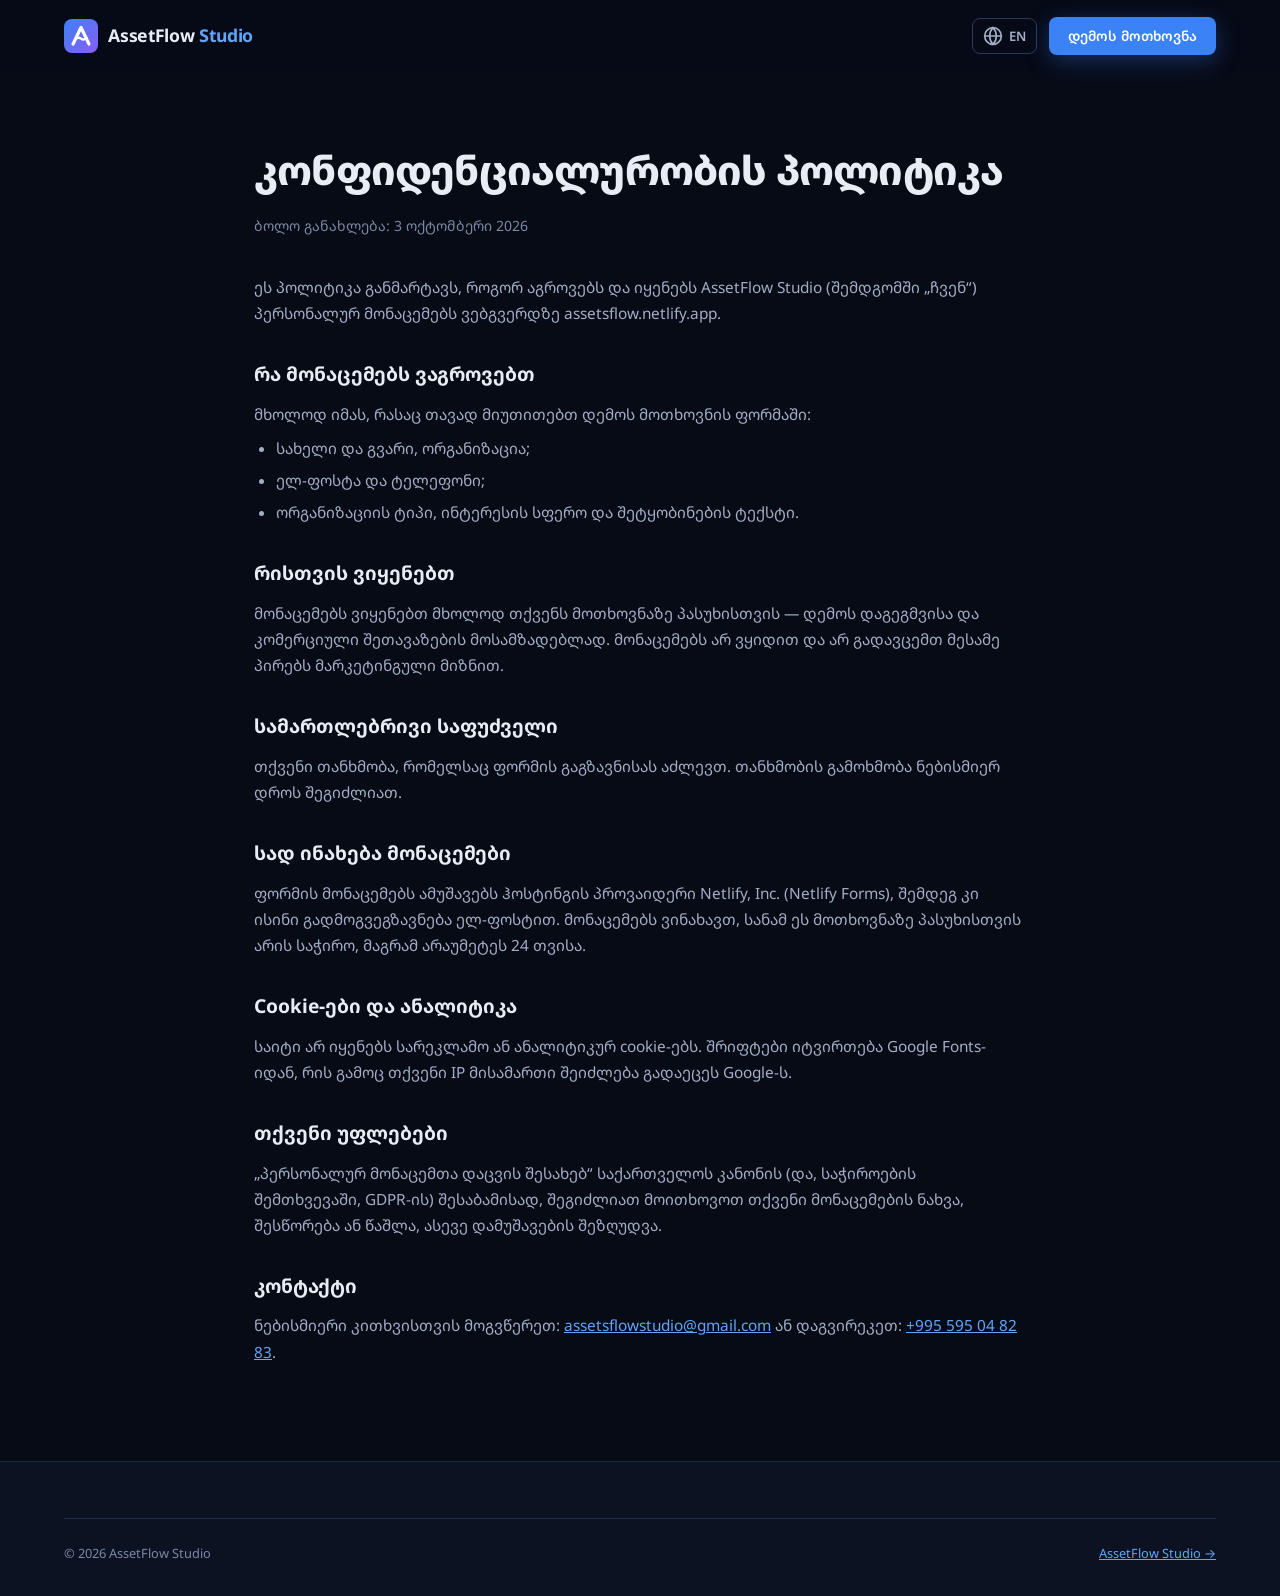
<file: privacy.html>
<!DOCTYPE html>
<html lang="ka" class="no-js">
<head>
    <meta charset="UTF-8">
    <meta name="viewport" content="width=device-width, initial-scale=1">
    <meta name="theme-color" content="#070b16">
    <link rel="icon" href="/favicon.svg" type="image/svg+xml">
    <link rel="apple-touch-icon" href="/apple-touch-icon.png">
    <link rel="preconnect" href="https://fonts.googleapis.com">
    <link rel="preconnect" href="https://fonts.gstatic.com" crossorigin>
    <link href="https://fonts.googleapis.com/css2?family=Inter:wght@400;500;600;700;800&family=Noto+Sans+Georgian:wght@400;500;600;700;800&display=swap" rel="stylesheet">
    <link rel="stylesheet" href="/assets/css/styles.css">
    <script src="/assets/js/main.js" defer></script>
    <title>კონფიდენციალურობის პოლიტიკა — AssetFlow Studio</title>
    <meta name="robots" content="index,follow">
</head>
<body>
<header class="nav scrolled" id="nav">
    <div class="container nav-inner">
        <a href="/" class="logo"><img src="/favicon.svg" alt="" width="34" height="34"><span>AssetFlow <em>Studio</em></span></a>
        <div class="nav-actions">
            <a class="lang-switch" href="/en/privacy.html" hreflang="en" lang="en"><svg class="i" aria-hidden="true"><use href="/assets/icons.svg#globe"/></svg>EN</a>
            <a href="/#contact" class="btn btn-primary btn-sm">დემოს მოთხოვნა</a>
        </div>
    </div>
</header>
<main id="main">
<section class="page">
    <div class="container">
        <h1>კონფიდენციალურობის პოლიტიკა</h1>
        <p class="meta">ბოლო განახლება: 3 ოქტომბერი 2026</p>
        <p>ეს პოლიტიკა განმარტავს, როგორ აგროვებს და იყენებს AssetFlow Studio (შემდგომში „ჩვენ“) პერსონალურ მონაცემებს ვებგვერდზე assetsflow.netlify.app.</p>
        <h2>რა მონაცემებს ვაგროვებთ</h2>
        <p>მხოლოდ იმას, რასაც თავად მიუთითებთ დემოს მოთხოვნის ფორმაში:</p>
        <ul><li>სახელი და გვარი, ორგანიზაცია;</li><li>ელ-ფოსტა და ტელეფონი;</li><li>ორგანიზაციის ტიპი, ინტერესის სფერო და შეტყობინების ტექსტი.</li></ul>
        <h2>რისთვის ვიყენებთ</h2>
        <p>მონაცემებს ვიყენებთ მხოლოდ თქვენს მოთხოვნაზე პასუხისთვის — დემოს დაგეგმვისა და კომერციული შეთავაზების მოსამზადებლად. მონაცემებს არ ვყიდით და არ გადავცემთ მესამე პირებს მარკეტინგული მიზნით.</p>
        <h2>სამართლებრივი საფუძველი</h2>
        <p>თქვენი თანხმობა, რომელსაც ფორმის გაგზავნისას აძლევთ. თანხმობის გამოხმობა ნებისმიერ დროს შეგიძლიათ.</p>
        <h2>სად ინახება მონაცემები</h2>
        <p>ფორმის მონაცემებს ამუშავებს ჰოსტინგის პროვაიდერი Netlify, Inc. (Netlify Forms), შემდეგ კი ისინი გადმოგვეგზავნება ელ-ფოსტით. მონაცემებს ვინახავთ, სანამ ეს მოთხოვნაზე პასუხისთვის არის საჭირო, მაგრამ არაუმეტეს 24 თვისა.</p>
        <h2>Cookie-ები და ანალიტიკა</h2>
        <p>საიტი არ იყენებს სარეკლამო ან ანალიტიკურ cookie-ებს. შრიფტები იტვირთება Google Fonts-იდან, რის გამოც თქვენი IP მისამართი შეიძლება გადაეცეს Google-ს.</p>
        <h2>თქვენი უფლებები</h2>
        <p>„პერსონალურ მონაცემთა დაცვის შესახებ“ საქართველოს კანონის (და, საჭიროების შემთხვევაში, GDPR-ის) შესაბამისად, შეგიძლიათ მოითხოვოთ თქვენი მონაცემების ნახვა, შესწორება ან წაშლა, ასევე დამუშავების შეზღუდვა.</p>
        <h2>კონტაქტი</h2>
        <p>ნებისმიერი კითხვისთვის მოგვწერეთ: <a href="mailto:assetsflowstudio@gmail.com">assetsflowstudio@gmail.com</a> ან დაგვირეკეთ: <a href="tel:+995595048283">+995 595 04 82 83</a>.</p>
    </div>
</section>
</main>
<footer class="footer">
    <div class="container">
        <div class="footer-bottom">
            <span>© <span id="year">2026</span> AssetFlow Studio</span>
            <a href="/">AssetFlow Studio →</a>
        </div>
    </div>
</footer>
</body>
</html>
</file>
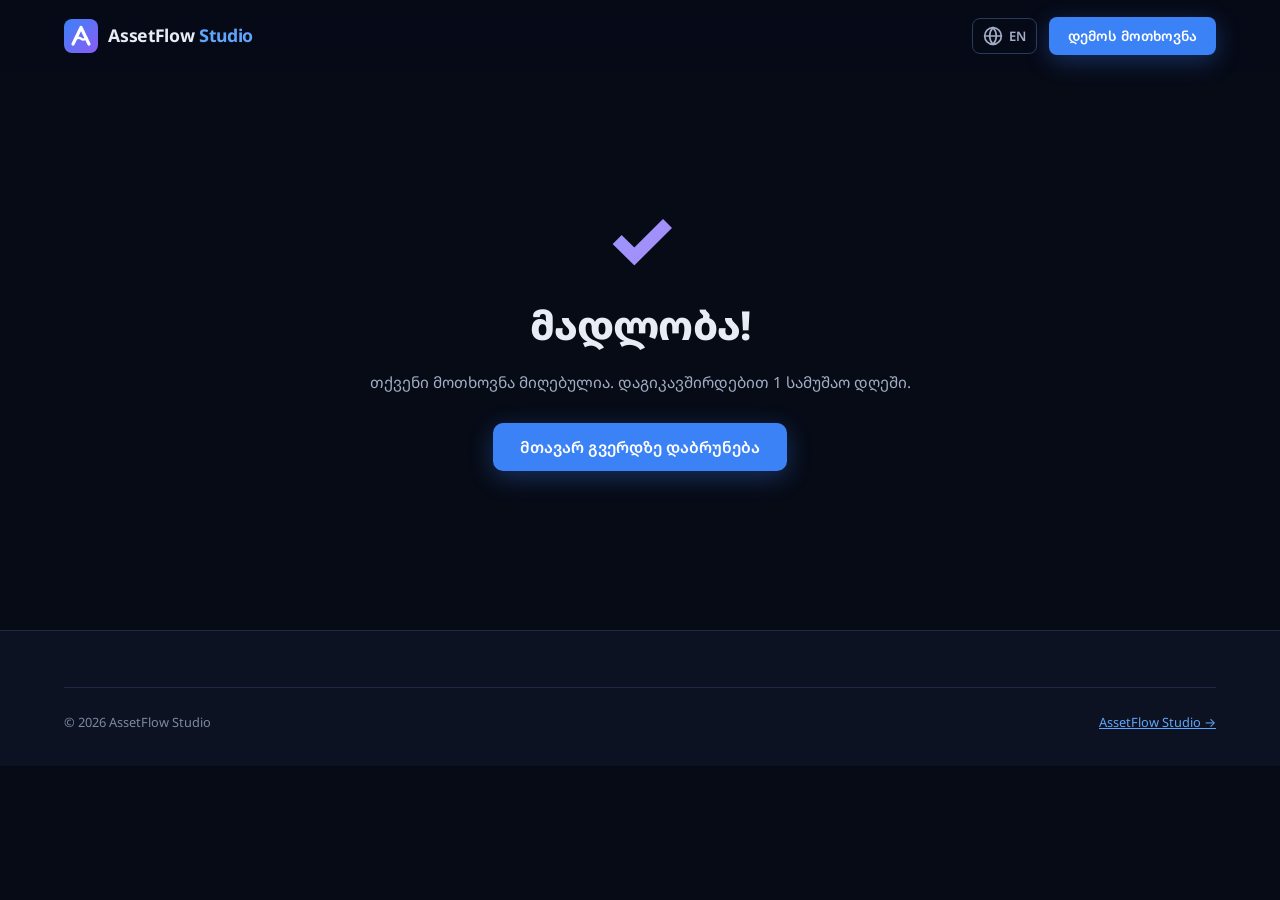
<file: thanks.html>
<!DOCTYPE html>
<html lang="ka" class="no-js">
<head>
    <meta charset="UTF-8">
    <meta name="viewport" content="width=device-width, initial-scale=1">
    <meta name="theme-color" content="#070b16">
    <link rel="icon" href="/favicon.svg" type="image/svg+xml">
    <link rel="apple-touch-icon" href="/apple-touch-icon.png">
    <link rel="preconnect" href="https://fonts.googleapis.com">
    <link rel="preconnect" href="https://fonts.gstatic.com" crossorigin>
    <link href="https://fonts.googleapis.com/css2?family=Inter:wght@400;500;600;700;800&family=Noto+Sans+Georgian:wght@400;500;600;700;800&display=swap" rel="stylesheet">
    <link rel="stylesheet" href="/assets/css/styles.css">
    <script src="/assets/js/main.js" defer></script>
    <title>მადლობა — AssetFlow Studio</title>
    <meta name="robots" content="noindex">
</head>
<body>
<header class="nav scrolled" id="nav">
    <div class="container nav-inner">
        <a href="/" class="logo"><img src="/favicon.svg" alt="" width="34" height="34"><span>AssetFlow <em>Studio</em></span></a>
        <div class="nav-actions">
            <a class="lang-switch" href="/en/thanks.html" hreflang="en" lang="en"><svg class="i" aria-hidden="true"><use href="/assets/icons.svg#globe"/></svg>EN</a>
            <a href="/#contact" class="btn btn-primary btn-sm">დემოს მოთხოვნა</a>
        </div>
    </div>
</header>
<main id="main">
<section class="page center"><div class="container"><div class="big grad">✓</div><h1>მადლობა!</h1><p>თქვენი მოთხოვნა მიღებულია. დაგიკავშირდებით 1 სამუშაო დღეში.</p><a class="btn btn-primary" href="/">მთავარ გვერდზე დაბრუნება</a></div></section>
</main>
<footer class="footer">
    <div class="container">
        <div class="footer-bottom">
            <span>© <span id="year">2026</span> AssetFlow Studio</span>
            <a href="/">AssetFlow Studio →</a>
        </div>
    </div>
</footer>
</body>
</html>
</file>
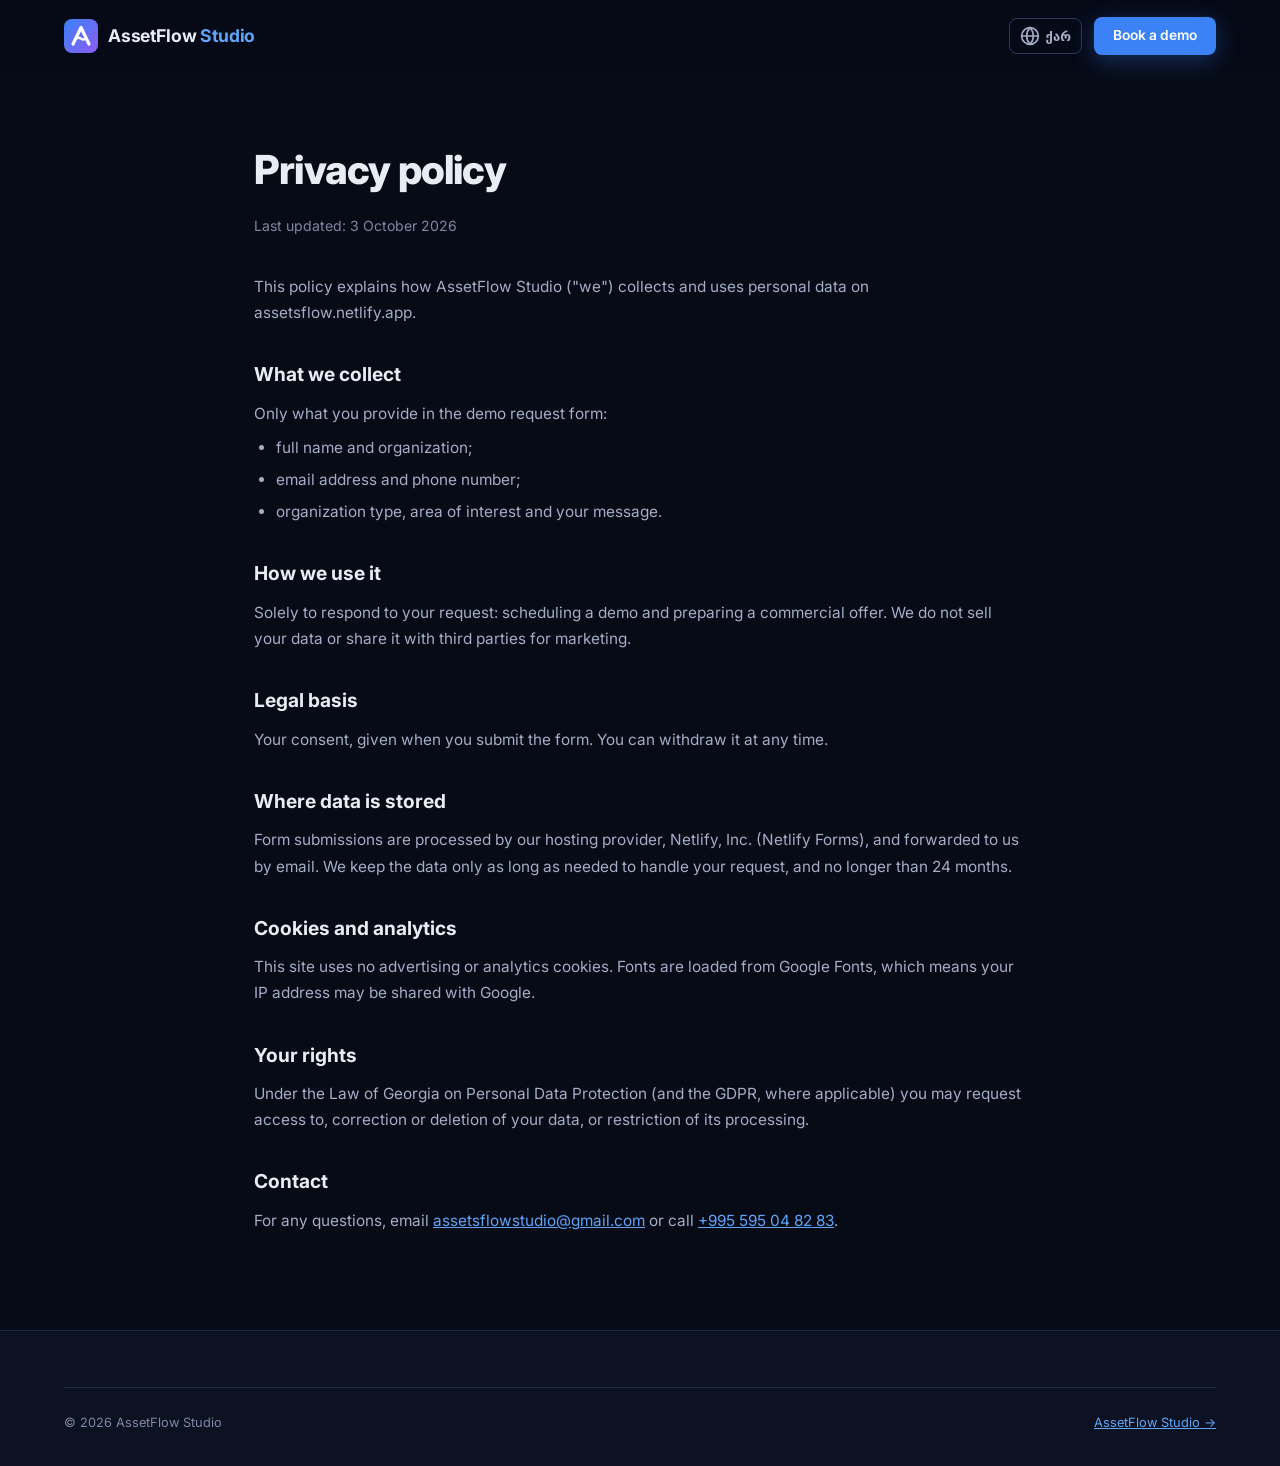
<file: en/privacy.html>
<!DOCTYPE html>
<html lang="en" class="no-js">
<head>
    <meta charset="UTF-8">
    <meta name="viewport" content="width=device-width, initial-scale=1">
    <meta name="theme-color" content="#070b16">
    <link rel="icon" href="/favicon.svg" type="image/svg+xml">
    <link rel="apple-touch-icon" href="/apple-touch-icon.png">
    <link rel="preconnect" href="https://fonts.googleapis.com">
    <link rel="preconnect" href="https://fonts.gstatic.com" crossorigin>
    <link href="https://fonts.googleapis.com/css2?family=Inter:wght@400;500;600;700;800&family=Noto+Sans+Georgian:wght@400;500;600;700;800&display=swap" rel="stylesheet">
    <link rel="stylesheet" href="/assets/css/styles.css">
    <script src="/assets/js/main.js" defer></script>
    <title>Privacy policy — AssetFlow Studio</title>
    <meta name="robots" content="index,follow">
</head>
<body>
<header class="nav scrolled" id="nav">
    <div class="container nav-inner">
        <a href="/en/" class="logo"><img src="/favicon.svg" alt="" width="34" height="34"><span>AssetFlow <em>Studio</em></span></a>
        <div class="nav-actions">
            <a class="lang-switch" href="/privacy.html" hreflang="ka" lang="ka"><svg class="i" aria-hidden="true"><use href="/assets/icons.svg#globe"/></svg>ქარ</a>
            <a href="/en/#contact" class="btn btn-primary btn-sm">Book a demo</a>
        </div>
    </div>
</header>
<main id="main">
<section class="page">
    <div class="container">
        <h1>Privacy policy</h1>
        <p class="meta">Last updated: 3 October 2026</p>
        <p>This policy explains how AssetFlow Studio ("we") collects and uses personal data on assetsflow.netlify.app.</p>
        <h2>What we collect</h2>
        <p>Only what you provide in the demo request form:</p>
        <ul><li>full name and organization;</li><li>email address and phone number;</li><li>organization type, area of interest and your message.</li></ul>
        <h2>How we use it</h2>
        <p>Solely to respond to your request: scheduling a demo and preparing a commercial offer. We do not sell your data or share it with third parties for marketing.</p>
        <h2>Legal basis</h2>
        <p>Your consent, given when you submit the form. You can withdraw it at any time.</p>
        <h2>Where data is stored</h2>
        <p>Form submissions are processed by our hosting provider, Netlify, Inc. (Netlify Forms), and forwarded to us by email. We keep the data only as long as needed to handle your request, and no longer than 24 months.</p>
        <h2>Cookies and analytics</h2>
        <p>This site uses no advertising or analytics cookies. Fonts are loaded from Google Fonts, which means your IP address may be shared with Google.</p>
        <h2>Your rights</h2>
        <p>Under the Law of Georgia on Personal Data Protection (and the GDPR, where applicable) you may request access to, correction or deletion of your data, or restriction of its processing.</p>
        <h2>Contact</h2>
        <p>For any questions, email <a href="mailto:assetsflowstudio@gmail.com">assetsflowstudio@gmail.com</a> or call <a href="tel:+995595048283">+995 595 04 82 83</a>.</p>
    </div>
</section>
</main>
<footer class="footer">
    <div class="container">
        <div class="footer-bottom">
            <span>© <span id="year">2026</span> AssetFlow Studio</span>
            <a href="/en/">AssetFlow Studio →</a>
        </div>
    </div>
</footer>
</body>
</html>
</file>
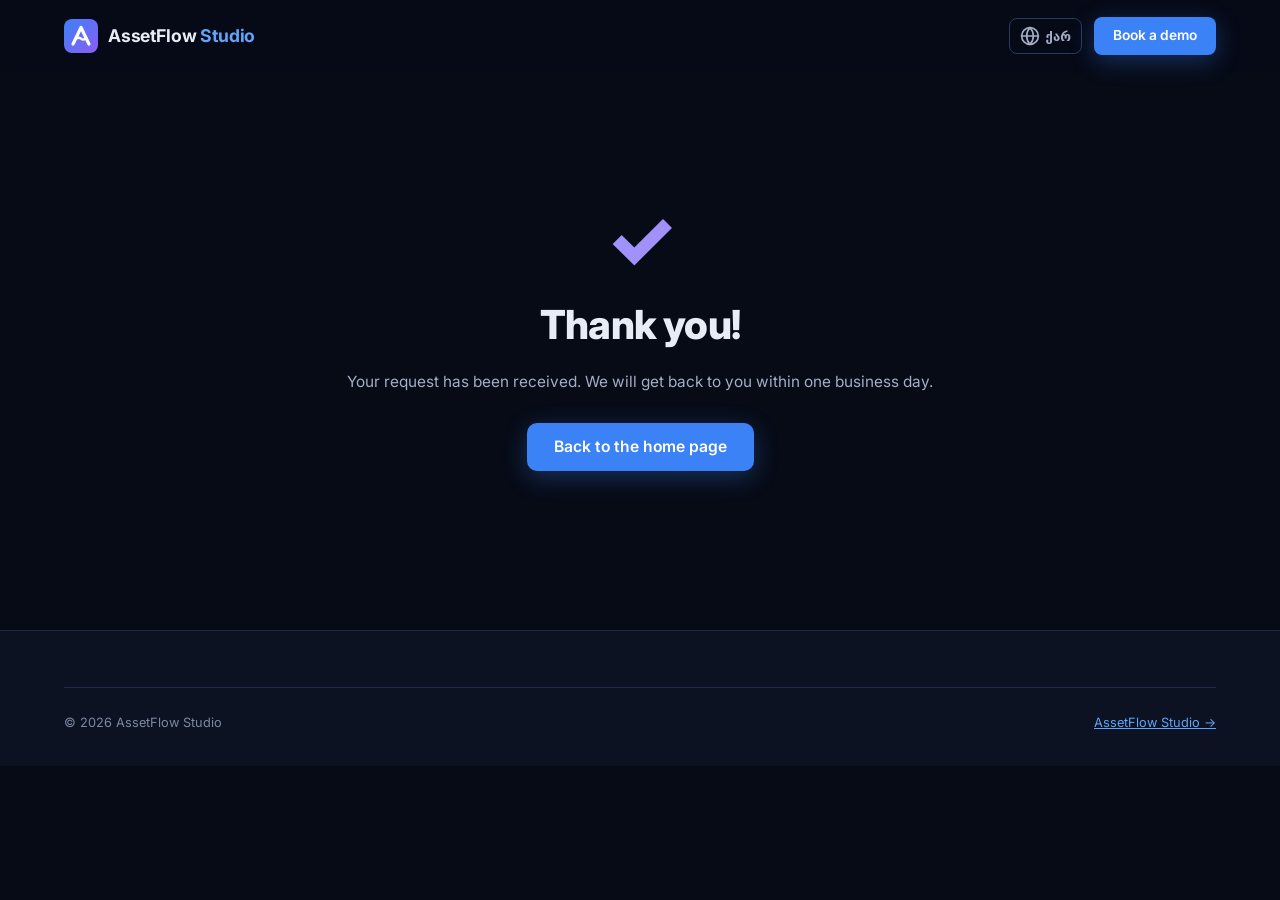
<file: en/thanks.html>
<!DOCTYPE html>
<html lang="en" class="no-js">
<head>
    <meta charset="UTF-8">
    <meta name="viewport" content="width=device-width, initial-scale=1">
    <meta name="theme-color" content="#070b16">
    <link rel="icon" href="/favicon.svg" type="image/svg+xml">
    <link rel="apple-touch-icon" href="/apple-touch-icon.png">
    <link rel="preconnect" href="https://fonts.googleapis.com">
    <link rel="preconnect" href="https://fonts.gstatic.com" crossorigin>
    <link href="https://fonts.googleapis.com/css2?family=Inter:wght@400;500;600;700;800&family=Noto+Sans+Georgian:wght@400;500;600;700;800&display=swap" rel="stylesheet">
    <link rel="stylesheet" href="/assets/css/styles.css">
    <script src="/assets/js/main.js" defer></script>
    <title>Thank you — AssetFlow Studio</title>
    <meta name="robots" content="noindex">
</head>
<body>
<header class="nav scrolled" id="nav">
    <div class="container nav-inner">
        <a href="/en/" class="logo"><img src="/favicon.svg" alt="" width="34" height="34"><span>AssetFlow <em>Studio</em></span></a>
        <div class="nav-actions">
            <a class="lang-switch" href="/thanks.html" hreflang="ka" lang="ka"><svg class="i" aria-hidden="true"><use href="/assets/icons.svg#globe"/></svg>ქარ</a>
            <a href="/en/#contact" class="btn btn-primary btn-sm">Book a demo</a>
        </div>
    </div>
</header>
<main id="main">
<section class="page center"><div class="container"><div class="big grad">✓</div><h1>Thank you!</h1><p>Your request has been received. We will get back to you within one business day.</p><a class="btn btn-primary" href="/en/">Back to the home page</a></div></section>
</main>
<footer class="footer">
    <div class="container">
        <div class="footer-bottom">
            <span>© <span id="year">2026</span> AssetFlow Studio</span>
            <a href="/en/">AssetFlow Studio →</a>
        </div>
    </div>
</footer>
</body>
</html>
</file>
<file: assets/css/styles.css>
/* ==========================================================================
   AssetFlow Studio — marketing site
   ========================================================================== */

*, *::before, *::after { margin: 0; padding: 0; box-sizing: border-box; }

:root {
    --bg: #070b16;
    --bg-2: #0c1222;
    --bg-card: #111a2e;
    --bg-card-2: #16213a;
    --border: #1e2a45;
    --border-2: #2a3a5c;
    --text: #e8ecf4;
    --text-2: #a3aec6;
    --text-3: #7c88a3;
    --accent: #3b82f6;
    --accent-2: #60a5fa;
    --accent-soft: rgba(59, 130, 246, 0.14);
    --purple: #8b5cf6;
    --green: #10b981;
    --amber: #f59e0b;
    --red: #ef4444;
    --cyan: #06b6d4;
    --pink: #ec4899;
    --radius: 12px;
    --radius-lg: 20px;
    --shadow: 0 24px 60px rgba(0, 0, 0, 0.45);
    --container: 1200px;
    --nav-h: 72px;
    color-scheme: dark;
}

html { scroll-behavior: smooth; scroll-padding-top: calc(var(--nav-h) + 16px); -webkit-text-size-adjust: 100%; }

body {
    font-family: 'Noto Sans Georgian', 'Inter', system-ui, -apple-system, 'Segoe UI', sans-serif;
    background: var(--bg);
    color: var(--text);
    line-height: 1.7;
    overflow-x: hidden;
    -webkit-font-smoothing: antialiased;
    text-rendering: optimizeLegibility;
}

html[lang="en"] body { font-family: 'Inter', system-ui, -apple-system, 'Segoe UI', sans-serif; }

img { max-width: 100%; height: auto; display: block; }
svg.i { width: 20px; height: 20px; fill: none; stroke: currentColor; stroke-width: 2; stroke-linecap: round; stroke-linejoin: round; flex-shrink: 0; }
.sprite { position: absolute; width: 0; height: 0; overflow: hidden; }
a { color: var(--accent-2); }
button { font: inherit; }

:focus-visible { outline: 2px solid var(--accent-2); outline-offset: 3px; border-radius: 6px; }

.sr-only {
    position: absolute; width: 1px; height: 1px; padding: 0; margin: -1px;
    overflow: hidden; clip: rect(0, 0, 0, 0); white-space: nowrap; border: 0;
}

.skip-link {
    position: absolute; left: 16px; top: -100px; z-index: 300;
    background: var(--accent); color: #fff; padding: 10px 18px; border-radius: 8px;
    font-weight: 600; text-decoration: none;
}
.skip-link:focus { top: 12px; }

.container { max-width: var(--container); margin: 0 auto; padding: 0 1.5rem; }

/* ========== NAVIGATION ========== */
.nav {
    position: fixed; inset: 0 0 auto 0; z-index: 100;
    backdrop-filter: saturate(160%) blur(18px);
    -webkit-backdrop-filter: saturate(160%) blur(18px);
    background: rgba(7, 11, 22, 0.72);
    border-bottom: 1px solid transparent;
    transition: background 0.3s, border-color 0.3s;
}
.nav.scrolled { background: rgba(7, 11, 22, 0.94); border-bottom-color: var(--border); }

.nav-inner { display: flex; align-items: center; justify-content: space-between; height: var(--nav-h); gap: 1rem; }

.logo { display: flex; align-items: center; gap: 10px; text-decoration: none; color: var(--text); flex-shrink: 0; }
.logo img { width: 34px; height: 34px; }
.logo span { font-weight: 700; font-size: 1.1rem; letter-spacing: -0.01em; }
.logo span em { font-style: normal; color: var(--accent-2); }

.nav-menu { display: flex; align-items: center; gap: 1.6rem; list-style: none; }
.nav-menu a { color: var(--text-2); text-decoration: none; font-size: 0.88rem; font-weight: 500; transition: color 0.2s; }
.nav-menu a:hover { color: var(--text); }

.nav-actions { display: flex; align-items: center; gap: 0.75rem; }

.lang-switch {
    display: inline-flex; align-items: center; gap: 6px;
    color: var(--text-2); text-decoration: none; font-size: 0.82rem; font-weight: 600;
    border: 1px solid var(--border-2); border-radius: 8px; padding: 6px 10px;
    transition: border-color 0.2s, color 0.2s;
}
.lang-switch:hover { color: var(--text); border-color: var(--accent); }

.nav-toggle {
    display: none; background: none; border: 1px solid var(--border-2); border-radius: 8px;
    color: var(--text); width: 42px; height: 42px; cursor: pointer;
    align-items: center; justify-content: center;
}
.nav-toggle svg { width: 22px; height: 22px; }

/* ========== BUTTONS ========== */
.btn {
    display: inline-flex; align-items: center; justify-content: center; gap: 8px;
    padding: 13px 26px; border-radius: 10px; font-size: 0.98rem; font-weight: 600;
    text-decoration: none; cursor: pointer; border: 1px solid transparent;
    transition: transform 0.2s, background 0.2s, box-shadow 0.2s, border-color 0.2s;
    font-family: inherit; line-height: 1.3;
}
.btn-sm { padding: 9px 18px; font-size: 0.86rem; border-radius: 8px; }
.btn-primary { background: var(--accent); color: #fff; box-shadow: 0 6px 24px rgba(59, 130, 246, 0.32); }
.btn-primary:hover { background: #4f8ff7; transform: translateY(-1px); box-shadow: 0 10px 32px rgba(59, 130, 246, 0.42); }
.btn-ghost { background: rgba(255, 255, 255, 0.02); color: var(--text); border-color: var(--border-2); }
.btn-ghost:hover { border-color: var(--accent); background: var(--accent-soft); }
.btn svg { width: 18px; height: 18px; flex-shrink: 0; }

/* ========== HERO ========== */
.hero {
    position: relative; overflow: hidden;
    padding: calc(var(--nav-h) + 72px) 0 72px;
    background:
        radial-gradient(900px 500px at 85% 10%, rgba(59, 130, 246, 0.16), transparent 60%),
        radial-gradient(700px 500px at 0% 100%, rgba(139, 92, 246, 0.12), transparent 60%),
        linear-gradient(180deg, #070b16 0%, #0b1429 100%);
}
.hero::after {
    content: ''; position: absolute; inset: 0; pointer-events: none;
    background-image: linear-gradient(rgba(255,255,255,0.025) 1px, transparent 1px), linear-gradient(90deg, rgba(255,255,255,0.025) 1px, transparent 1px);
    background-size: 56px 56px;
    mask-image: radial-gradient(ellipse at 50% 30%, #000 30%, transparent 75%);
    -webkit-mask-image: radial-gradient(ellipse at 50% 30%, #000 30%, transparent 75%);
}

.hero-inner { position: relative; z-index: 1; display: grid; grid-template-columns: 1fr 1.15fr; gap: 56px; align-items: center; }

.eyebrow {
    display: inline-flex; align-items: center; gap: 10px;
    background: var(--accent-soft); border: 1px solid rgba(59, 130, 246, 0.28);
    padding: 6px 14px 6px 8px; border-radius: 40px;
    font-size: 0.8rem; color: var(--accent-2); font-weight: 500; text-decoration: none;
    margin-bottom: 24px;
}
.eyebrow b { background: var(--accent); color: #fff; font-weight: 600; padding: 2px 9px; border-radius: 20px; font-size: 0.72rem; }
.eyebrow:hover { border-color: var(--accent); }

.hero h1 {
    font-size: clamp(2.1rem, 4.4vw, 3.5rem); font-weight: 800; line-height: 1.12;
    letter-spacing: -0.025em; margin-bottom: 22px;
}
.grad {
    background: linear-gradient(120deg, #7fb0ff 0%, #a78bfa 60%, #c084fc 100%);
    -webkit-background-clip: text; background-clip: text; -webkit-text-fill-color: transparent;
}
.hero-lead { font-size: 1.1rem; color: var(--text-2); max-width: 540px; margin-bottom: 32px; }
.hero-actions { display: flex; gap: 14px; flex-wrap: wrap; }
.hero-note { margin-top: 18px; font-size: 0.82rem; color: var(--text-3); display: flex; gap: 18px; flex-wrap: wrap; }
.hero-note span { display: inline-flex; align-items: center; gap: 6px; }
.hero-note svg { width: 15px; height: 15px; color: var(--green); }

.browser {
    border-radius: 14px; overflow: hidden; border: 1px solid var(--border-2);
    background: var(--bg-card); box-shadow: var(--shadow), 0 0 0 1px rgba(255,255,255,0.02), 0 0 80px rgba(59, 130, 246, 0.12);
}
.browser-bar { display: flex; align-items: center; gap: 6px; padding: 10px 14px; background: #0d1528; border-bottom: 1px solid var(--border); }
.browser-bar i { width: 10px; height: 10px; border-radius: 50%; background: #2a3a5c; }
.browser-bar i:nth-child(1) { background: #ef4444aa; }
.browser-bar i:nth-child(2) { background: #f59e0baa; }
.browser-bar i:nth-child(3) { background: #10b981aa; }
.browser-bar span { margin-left: 10px; font-size: 0.72rem; color: var(--text-3); font-family: 'Inter', sans-serif; }

.hero-visual { position: relative; }
.hero-visual .float-card {
    position: absolute; background: rgba(17, 26, 46, 0.92); backdrop-filter: blur(10px);
    border: 1px solid var(--border-2); border-radius: 12px; padding: 12px 16px;
    display: flex; align-items: center; gap: 12px; box-shadow: var(--shadow);
}
.float-card .ic { width: 36px; height: 36px; border-radius: 9px; display: grid; place-items: center; flex-shrink: 0; }
.float-card .ic svg { width: 19px; height: 19px; }
.float-card strong { display: block; font-size: 0.84rem; line-height: 1.3; }
.float-card small { font-size: 0.74rem; color: var(--text-3); }
.float-a { left: -28px; bottom: -22px; }
.float-b { right: -18px; top: -22px; }

/* ========== PROOF STRIP ========== */
.proof { border-top: 1px solid var(--border); border-bottom: 1px solid var(--border); background: var(--bg-2); padding: 36px 0; }
.proof-title { text-align: center; font-size: 0.8rem; color: var(--text-3); text-transform: uppercase; letter-spacing: 0.1em; margin-bottom: 22px; }
.proof-grid { display: grid; grid-template-columns: repeat(6, 1fr); gap: 16px; }
.proof-item { text-align: center; }
.proof-item strong { display: block; font-family: 'Inter', sans-serif; font-size: 1.7rem; font-weight: 800; letter-spacing: -0.02em; }
.proof-item span { font-size: 0.8rem; color: var(--text-2); line-height: 1.4; display: block; }

/* ========== SECTIONS ========== */
.section { padding: 104px 0; }
.section-alt { background: var(--bg-2); border-top: 1px solid var(--border); border-bottom: 1px solid var(--border); }

.section-head { text-align: center; max-width: 720px; margin: 0 auto 56px; }
.kicker {
    display: inline-block; font-size: 0.78rem; font-weight: 700; color: var(--accent-2);
    text-transform: uppercase; letter-spacing: 0.1em; margin-bottom: 14px;
}
.h2 { font-size: clamp(1.75rem, 3.2vw, 2.55rem); font-weight: 750; line-height: 1.22; letter-spacing: -0.02em; margin-bottom: 16px; }
.lead { font-size: 1.04rem; color: var(--text-2); }

/* ========== PROBLEM ========== */
.problem-grid { display: grid; grid-template-columns: repeat(3, 1fr); gap: 20px; }
.problem-card {
    background: var(--bg-card); border: 1px solid var(--border); border-radius: var(--radius);
    padding: 28px; position: relative; overflow: hidden;
}
.problem-card .before { font-size: 0.78rem; color: #fca5a5; font-weight: 600; display: flex; align-items: center; gap: 6px; margin-bottom: 8px; }
.problem-card h3 { font-size: 1.05rem; font-weight: 650; margin-bottom: 8px; line-height: 1.45; }
.problem-card p { color: var(--text-2); font-size: 0.9rem; }
.problem-card .after {
    margin-top: 16px; padding-top: 14px; border-top: 1px dashed var(--border-2);
    font-size: 0.86rem; color: #6ee7b7; display: flex; gap: 8px; align-items: flex-start;
}
.problem-card .after svg { width: 16px; height: 16px; flex-shrink: 0; margin-top: 4px; }

/* ========== PLATFORM / MODULES ========== */
.tabs { display: flex; gap: 8px; justify-content: center; flex-wrap: wrap; margin-bottom: 36px; }
.tab {
    display: inline-flex; align-items: center; gap: 8px;
    padding: 9px 18px; border-radius: 40px; border: 1px solid var(--border-2);
    background: transparent; color: var(--text-2); font-size: 0.88rem; font-weight: 550;
    cursor: pointer; transition: all 0.2s;
}
.tab svg { width: 16px; height: 16px; }
.tab:hover { color: var(--text); border-color: var(--accent); }
.tab[aria-selected="true"] { background: var(--accent); border-color: var(--accent); color: #fff; }

.no-js .tabs[role="tablist"], .no-js .filters { display: none; }
.panel-intro { text-align: center; color: var(--text-2); max-width: 680px; margin: -8px auto 28px; font-size: 0.95rem; }
.no-js .panel-intro, .panel-title { display: none; }
.no-js .panel-title { display: block; font-size: 1.2rem; font-weight: 700; margin: 40px 0 16px; }

.module-grid { display: grid; grid-template-columns: repeat(3, 1fr); gap: 18px; }
.module {
    background: var(--bg-card); border: 1px solid var(--border); border-radius: var(--radius);
    padding: 24px; transition: border-color 0.25s, transform 0.25s, background 0.25s; position: relative;
}
.module:hover { border-color: var(--border-2); background: var(--bg-card-2); transform: translateY(-2px); }
.module .ic { width: 42px; height: 42px; border-radius: 10px; display: grid; place-items: center; margin-bottom: 16px; }
.module .ic svg { width: 21px; height: 21px; }
.module h3 { font-size: 1.02rem; font-weight: 650; margin-bottom: 6px; line-height: 1.4; }
.module p { font-size: 0.88rem; color: var(--text-2); }
.module ul { list-style: none; margin-top: 12px; display: grid; gap: 4px; }
.module li { font-size: 0.83rem; color: var(--text-2); padding-left: 20px; position: relative; }
.module li::before {
    content: ''; position: absolute; left: 2px; top: 0.62em; width: 9px; height: 5px;
    border-left: 2px solid var(--green); border-bottom: 2px solid var(--green); transform: rotate(-45deg);
}
.badge-new {
    position: absolute; top: 18px; right: 18px; font-size: 0.68rem; font-weight: 700;
    color: #6ee7b7; background: rgba(16, 185, 129, 0.12); border: 1px solid rgba(16, 185, 129, 0.3);
    padding: 2px 9px; border-radius: 20px; letter-spacing: 0.02em;
}

/* icon tints */
.t-blue { background: rgba(59,130,246,0.14); color: #7fb0ff; }
.t-green { background: rgba(16,185,129,0.14); color: #6ee7b7; }
.t-purple { background: rgba(139,92,246,0.15); color: #c4b5fd; }
.t-amber { background: rgba(245,158,11,0.14); color: #fcd34d; }
.t-red { background: rgba(239,68,68,0.14); color: #fca5a5; }
.t-cyan { background: rgba(6,182,212,0.14); color: #67e8f9; }
.t-pink { background: rgba(236,72,153,0.14); color: #f9a8d4; }

/* ========== FEATURE SPOTLIGHTS ========== */
.spot { display: grid; grid-template-columns: 1fr 1.2fr; gap: 64px; align-items: center; }
.spot + .spot { margin-top: 112px; }
.spot.reverse .spot-text { order: 2; }
.spot-text .kicker { margin-bottom: 10px; }
.spot-text h3 { font-size: clamp(1.45rem, 2.5vw, 1.95rem); font-weight: 750; line-height: 1.28; letter-spacing: -0.015em; margin-bottom: 14px; }
.spot-text > p { color: var(--text-2); margin-bottom: 22px; }
.checks { list-style: none; display: grid; gap: 12px; }
.checks li { display: flex; gap: 12px; align-items: flex-start; font-size: 0.94rem; color: var(--text); }
.checks li svg { width: 20px; height: 20px; flex-shrink: 0; margin-top: 3px; color: var(--green); }
.checks li span { color: var(--text-2); }
.spot-quote {
    margin-top: 24px; padding: 14px 18px; border-left: 3px solid var(--accent);
    background: var(--accent-soft); border-radius: 0 10px 10px 0; font-size: 0.9rem; color: var(--text);
}
.spot-media { position: relative; }
.spot-media button { display: block; width: 100%; padding: 0; border: 0; background: none; cursor: zoom-in; border-radius: 14px; }

/* ========== GALLERY ========== */
.filters { display: flex; gap: 8px; justify-content: center; flex-wrap: wrap; margin-bottom: 32px; }
.gallery { display: grid; grid-template-columns: repeat(3, 1fr); gap: 20px; }
.shot {
    background: var(--bg-card); border: 1px solid var(--border); border-radius: var(--radius);
    overflow: hidden; transition: transform 0.25s, border-color 0.25s;
}
.shot:hover { transform: translateY(-3px); border-color: var(--accent); }
.shot button { display: block; width: 100%; padding: 0; border: 0; background: none; cursor: zoom-in; color: inherit; text-align: left; }
.shot img { aspect-ratio: 720 / 300; object-fit: cover; object-position: top left; width: 100%; border-bottom: 1px solid var(--border); }
.shot figcaption { padding: 14px 18px 16px; }
.shot figcaption strong { display: block; font-size: 0.93rem; font-weight: 650; }
.shot figcaption span { font-size: 0.8rem; color: var(--text-3); }
.shot[hidden] { display: none; }

/* Lightbox */
.lightbox {
    width: min(96vw, 1440px); max-width: none; max-height: 94vh; margin: auto;
    background: transparent; border: 0; padding: 0; color: var(--text); overflow: visible;
}
.lightbox::backdrop { background: rgba(3, 6, 14, 0.9); backdrop-filter: blur(6px); }
.lightbox figure { display: flex; flex-direction: column; align-items: center; gap: 14px; }
.lightbox img { max-height: 80vh; width: auto; max-width: 100%; border-radius: 12px; border: 1px solid var(--border-2); box-shadow: var(--shadow); background: var(--bg-card); }
.lightbox figcaption { text-align: center; font-size: 0.95rem; }
.lightbox figcaption span { display: block; color: var(--text-2); font-size: 0.85rem; }
.lb-btn {
    position: fixed; width: 48px; height: 48px; border-radius: 50%;
    background: rgba(255,255,255,0.08); border: 1px solid rgba(255,255,255,0.12);
    color: #fff; cursor: pointer; display: grid; place-items: center; transition: background 0.2s;
}
.lb-btn:hover { background: rgba(255,255,255,0.18); }
.lb-btn svg { width: 22px; height: 22px; }
.lb-close { top: 20px; right: 20px; }
.lb-prev { left: 20px; top: 50%; transform: translateY(-50%); }
.lb-next { right: 20px; top: 50%; transform: translateY(-50%); }

/* ========== WHAT'S NEW ========== */
.release { display: grid; grid-template-columns: 1fr 2fr; gap: 48px; align-items: start; }
.release-card {
    background: linear-gradient(160deg, rgba(59,130,246,0.16), rgba(139,92,246,0.12));
    border: 1px solid rgba(59, 130, 246, 0.35); border-radius: var(--radius-lg); padding: 32px;
    position: sticky; top: calc(var(--nav-h) + 24px);
}
.release-card .ver { font-family: 'Inter', sans-serif; font-size: 2.6rem; font-weight: 800; letter-spacing: -0.03em; line-height: 1.1; }
.release-card .date { color: var(--text-2); font-size: 0.9rem; margin-bottom: 24px; }
.release-stats { display: grid; grid-template-columns: repeat(3, 1fr); gap: 10px; margin-bottom: 18px; }
.release-stats div { background: rgba(7, 11, 22, 0.5); border-radius: 10px; padding: 12px 8px; text-align: center; }
.release-stats strong { display: block; font-family: 'Inter', sans-serif; font-size: 1.15rem; font-weight: 800; color: #9cc2ff; }
.release-stats span { font-size: 0.72rem; color: var(--text-2); }
.release-card small { font-size: 0.78rem; color: var(--text-3); }
.release-groups { display: grid; grid-template-columns: repeat(3, 1fr); gap: 18px; }
.release-group { background: var(--bg-card); border: 1px solid var(--border); border-radius: var(--radius); padding: 22px; }
.release-group h3 { font-size: 0.95rem; font-weight: 700; margin-bottom: 12px; display: flex; align-items: center; gap: 8px; }
.release-group h3 svg { width: 18px; height: 18px; color: var(--accent-2); }
.release-group ul { list-style: none; display: grid; gap: 8px; }
.release-group li { font-size: 0.86rem; color: var(--text-2); padding-left: 16px; position: relative; }
.release-group li::before { content: ''; position: absolute; left: 0; top: 0.7em; width: 6px; height: 6px; border-radius: 50%; background: var(--accent); }

/* ========== SECURITY ========== */
.sec-grid { display: grid; grid-template-columns: repeat(4, 1fr); gap: 18px; }
.sec-card { background: var(--bg-card); border: 1px solid var(--border); border-radius: var(--radius); padding: 24px; }
.sec-card .ic { width: 40px; height: 40px; border-radius: 10px; display: grid; place-items: center; margin-bottom: 14px; }
.sec-card .ic svg { width: 20px; height: 20px; }
.sec-card h3 { font-size: 1rem; font-weight: 700; margin-bottom: 10px; }
.sec-card ul { list-style: none; display: grid; gap: 6px; }
.sec-card li { font-size: 0.85rem; color: var(--text-2); padding-left: 16px; position: relative; }
.sec-card li::before { content: '›'; position: absolute; left: 2px; color: var(--accent-2); font-weight: 700; }
.sec-banner {
    margin-top: 28px; padding: 20px 24px; border-radius: var(--radius);
    background: rgba(16, 185, 129, 0.08); border: 1px solid rgba(16, 185, 129, 0.28);
    display: flex; gap: 14px; align-items: center; font-size: 0.95rem;
}
.sec-banner svg { width: 26px; height: 26px; color: var(--green); flex-shrink: 0; }

/* ========== INTEGRATIONS ========== */
.integrations { display: flex; flex-wrap: wrap; gap: 12px; justify-content: center; }
.chip {
    display: inline-flex; align-items: center; gap: 10px; padding: 12px 18px;
    background: var(--bg-card); border: 1px solid var(--border); border-radius: 12px; font-size: 0.9rem;
}
.chip svg { width: 18px; height: 18px; color: var(--accent-2); }
.chip small { color: var(--text-3); font-size: 0.78rem; }

/* ========== PROCESS ========== */
.steps { display: grid; grid-template-columns: repeat(5, 1fr); gap: 16px; counter-reset: step; list-style: none; }
.step { background: var(--bg-card); border: 1px solid var(--border); border-radius: var(--radius); padding: 22px; position: relative; }
.step::before {
    counter-increment: step; content: counter(step);
    display: grid; place-items: center; width: 34px; height: 34px; border-radius: 50%;
    background: var(--accent-soft); color: var(--accent-2); font-weight: 800; font-family: 'Inter', sans-serif;
    margin-bottom: 14px; border: 1px solid rgba(59,130,246,0.35);
}
.step h3 { font-size: 0.98rem; font-weight: 700; margin-bottom: 6px; }
.step p { font-size: 0.85rem; color: var(--text-2); }

.why-grid { display: grid; grid-template-columns: repeat(3, 1fr); gap: 18px; margin-top: 48px; }
.why { display: flex; gap: 14px; padding: 20px; border-radius: var(--radius); border: 1px solid var(--border); background: rgba(17,26,46,0.5); }
.why .ic { width: 40px; height: 40px; border-radius: 10px; display: grid; place-items: center; flex-shrink: 0; }
.why .ic svg { width: 20px; height: 20px; }
.why h3 { font-size: 0.96rem; font-weight: 700; margin-bottom: 4px; }
.why p { font-size: 0.85rem; color: var(--text-2); }

/* ========== PRICING ========== */
.pricing-grid { display: grid; grid-template-columns: repeat(3, 1fr); gap: 22px; max-width: 1080px; margin: 0 auto; align-items: stretch; }
.plan {
    background: var(--bg-card); border: 1px solid var(--border); border-radius: var(--radius-lg);
    padding: 32px 28px; position: relative; display: flex; flex-direction: column;
}
.plan.featured { border-color: var(--accent); box-shadow: 0 0 0 1px var(--accent), 0 20px 60px rgba(59, 130, 246, 0.16); }
.plan .tag {
    position: absolute; top: -12px; left: 50%; transform: translateX(-50%);
    background: var(--accent); color: #fff; font-size: 0.74rem; font-weight: 700; padding: 4px 14px; border-radius: 20px; white-space: nowrap;
}
.plan h3 { font-size: 1.15rem; font-weight: 700; }
.plan .for { font-size: 0.85rem; color: var(--text-3); margin-bottom: 20px; }
.plan .price { font-family: 'Inter', 'Noto Sans Georgian', sans-serif; font-size: 2.4rem; font-weight: 800; letter-spacing: -0.02em; line-height: 1.1; }
.plan .price small { font-size: 0.95rem; font-weight: 500; color: var(--text-3); }
.plan .price.text { font-size: 1.8rem; }
.plan .yearly { font-size: 0.8rem; color: var(--text-3); margin: 6px 0 22px; min-height: 1.3em; }
.plan ul { list-style: none; display: grid; gap: 10px; margin-bottom: 28px; flex: 1; }
.plan li { font-size: 0.88rem; color: var(--text-2); display: flex; gap: 10px; align-items: flex-start; }
.plan li svg { width: 17px; height: 17px; color: var(--green); flex-shrink: 0; margin-top: 4px; }
.plan li strong { color: var(--text); font-weight: 600; }
.plan .btn { width: 100%; }
.pricing-note { text-align: center; color: var(--text-3); font-size: 0.85rem; margin-top: 28px; }

/* ========== FAQ ========== */
.faq { max-width: 800px; margin: 0 auto; display: grid; gap: 12px; }
.faq details { background: var(--bg-card); border: 1px solid var(--border); border-radius: var(--radius); transition: border-color 0.2s; }
.faq details[open] { border-color: var(--border-2); }
.faq summary {
    list-style: none; cursor: pointer; padding: 20px 56px 20px 24px; position: relative;
    font-weight: 650; font-size: 0.98rem;
}
.faq summary::-webkit-details-marker { display: none; }
.faq summary::after {
    content: ''; position: absolute; right: 24px; top: 50%; width: 9px; height: 9px;
    border-right: 2px solid var(--text-3); border-bottom: 2px solid var(--text-3);
    transform: translateY(-70%) rotate(45deg); transition: transform 0.25s;
}
.faq details[open] summary::after { transform: translateY(-30%) rotate(-135deg); }
.faq summary:hover { color: var(--accent-2); }
.faq .answer { padding: 0 24px 20px; color: var(--text-2); font-size: 0.92rem; }

/* ========== CONTACT ========== */
.contact {
    background:
        radial-gradient(800px 400px at 20% 0%, rgba(59, 130, 246, 0.14), transparent 60%),
        radial-gradient(600px 400px at 100% 100%, rgba(139, 92, 246, 0.12), transparent 60%),
        var(--bg);
}
.contact-grid { display: grid; grid-template-columns: 1fr 1.2fr; gap: 56px; align-items: start; }
.contact-info .h2 { text-align: left; }
.contact-list { list-style: none; display: grid; gap: 14px; margin: 28px 0; }
.contact-list li { display: flex; align-items: center; gap: 14px; }
.contact-list .ic { width: 44px; height: 44px; border-radius: 12px; display: grid; place-items: center; background: var(--accent-soft); color: var(--accent-2); flex-shrink: 0; }
.contact-list .ic svg { width: 20px; height: 20px; }
.contact-list small { display: block; color: var(--text-3); font-size: 0.78rem; }
.contact-list a { color: var(--text); text-decoration: none; font-weight: 600; }
.contact-list a:hover { color: var(--accent-2); }

.form-card { background: var(--bg-card); border: 1px solid var(--border-2); border-radius: var(--radius-lg); padding: 32px; box-shadow: var(--shadow); }
.form-card h3 { font-size: 1.2rem; font-weight: 700; margin-bottom: 4px; }
.form-card > p { font-size: 0.88rem; color: var(--text-2); margin-bottom: 22px; }
.form-grid { display: grid; grid-template-columns: 1fr 1fr; gap: 14px; }
.field { display: grid; gap: 6px; }
.field.full { grid-column: 1 / -1; }
.field label, .field legend { font-size: 0.82rem; font-weight: 600; color: var(--text-2); }
.field .req { color: #fca5a5; }
.field input, .field select, .field textarea {
    width: 100%; background: #0b1324; border: 1px solid var(--border-2); border-radius: 9px;
    color: var(--text); padding: 11px 13px; font: inherit; font-size: 0.92rem;
    transition: border-color 0.2s, box-shadow 0.2s;
}
.field textarea { min-height: 96px; resize: vertical; }
.field input:focus, .field select:focus, .field textarea:focus { outline: none; border-color: var(--accent); box-shadow: 0 0 0 3px rgba(59, 130, 246, 0.25); }
.field input:user-invalid, .field select:user-invalid { border-color: var(--red); }
.consent { display: flex; gap: 10px; align-items: flex-start; font-size: 0.82rem; color: var(--text-2); grid-column: 1 / -1; }
.consent input { width: 17px; height: 17px; margin-top: 3px; accent-color: var(--accent); flex-shrink: 0; }
.hp { position: absolute; left: -9999px; }
.form-card .btn { width: 100%; margin-top: 18px; }
.form-status { margin-top: 14px; font-size: 0.9rem; padding: 12px 14px; border-radius: 9px; display: none; }
.form-status.ok { display: block; background: rgba(16,185,129,0.12); border: 1px solid rgba(16,185,129,0.35); color: #a7f3d0; }
.form-status.err { display: block; background: rgba(239,68,68,0.12); border: 1px solid rgba(239,68,68,0.35); color: #fecaca; }

/* ========== FOOTER ========== */
.footer { border-top: 1px solid var(--border); padding: 56px 0 32px; background: var(--bg-2); }
.footer-grid { display: grid; grid-template-columns: 1.6fr 1fr 1fr 1fr; gap: 32px; margin-bottom: 40px; }
.footer p { font-size: 0.86rem; color: var(--text-2); margin-top: 14px; max-width: 320px; }
.footer h4 { font-size: 0.8rem; text-transform: uppercase; letter-spacing: 0.08em; color: var(--text-3); margin-bottom: 14px; }
.footer ul { list-style: none; display: grid; gap: 8px; }
.footer ul a { color: var(--text-2); text-decoration: none; font-size: 0.88rem; }
.footer ul a:hover { color: var(--text); }
.footer-bottom { border-top: 1px solid var(--border); padding-top: 24px; display: flex; justify-content: space-between; gap: 16px; flex-wrap: wrap; font-size: 0.8rem; color: var(--text-3); }
.tech-line { display: flex; gap: 8px; flex-wrap: wrap; }
.tech-line span { border: 1px solid var(--border); border-radius: 6px; padding: 2px 8px; font-size: 0.74rem; color: var(--text-2); }

/* ========== SIMPLE PAGES (privacy, 404, thanks) ========== */
.page { padding: calc(var(--nav-h) + 64px) 0 96px; min-height: 70vh; }
.page .container { max-width: 820px; }
.page h1 { font-size: clamp(1.8rem, 3.4vw, 2.5rem); font-weight: 800; letter-spacing: -0.02em; margin-bottom: 10px; }
.page .meta { color: var(--text-3); font-size: 0.88rem; margin-bottom: 36px; }
.page h2 { font-size: 1.2rem; font-weight: 700; margin: 32px 0 10px; }
.page p, .page li { color: var(--text-2); font-size: 0.96rem; }
.page ul { padding-left: 22px; display: grid; gap: 6px; margin: 8px 0; }
.page.center { text-align: center; display: grid; place-items: center; }
.page.center .big { font-family: 'Inter', sans-serif; font-size: 5rem; font-weight: 800; line-height: 1; margin-bottom: 12px; }
.page.center .btn { margin-top: 28px; }

/* ========== REVEAL ANIMATION ========== */
.js .reveal { opacity: 0; transform: translateY(18px); transition: opacity 0.6s ease, transform 0.6s ease; }
.js .reveal.visible { opacity: 1; transform: none; }

@media (prefers-reduced-motion: reduce) {
    html { scroll-behavior: auto; }
    *, *::before, *::after { animation-duration: 0.01ms !important; transition-duration: 0.01ms !important; }
    .js .reveal { opacity: 1; transform: none; }
}

/* ========== RESPONSIVE ========== */
@media (max-width: 1100px) {
    .nav-menu { gap: 1.1rem; }
    .proof-grid { grid-template-columns: repeat(3, 1fr); row-gap: 24px; }
    .sec-grid { grid-template-columns: repeat(2, 1fr); }
    .steps { grid-template-columns: repeat(3, 1fr); }
    .release { grid-template-columns: 1fr; }
    .release-card { position: static; }
}

@media (max-width: 960px) {
    .nav-toggle { display: inline-flex; }
    .nav-menu {
        display: none; position: absolute; top: var(--nav-h); left: 0; right: 0;
        flex-direction: column; align-items: stretch; gap: 0;
        background: rgba(7, 11, 22, 0.98); border-bottom: 1px solid var(--border); padding: 8px 1.5rem 16px;
    }
    .nav-menu.open { display: flex; }
    .nav-menu a { display: block; padding: 12px 0; font-size: 0.98rem; border-bottom: 1px solid var(--border); }
    .nav-actions .btn-sm { display: none; }

    .hero-inner, .spot, .contact-grid { grid-template-columns: 1fr; }
    .hero { padding-top: calc(var(--nav-h) + 48px); }
    .hero-content { text-align: center; }
    .hero-lead { margin-left: auto; margin-right: auto; }
    .hero-actions, .hero-note { justify-content: center; }
    .float-a { left: 8px; }
    .float-b { right: 8px; }
    .spot { gap: 32px; }
    .spot.reverse .spot-text { order: 0; }
    .problem-grid, .module-grid, .gallery, .why-grid { grid-template-columns: repeat(2, 1fr); }
    .pricing-grid { grid-template-columns: 1fr; max-width: 460px; }
    .release-groups { grid-template-columns: 1fr; }
    .footer-grid { grid-template-columns: 1fr 1fr; }
}

@media (max-width: 640px) {
    .container { padding: 0 1rem; }
    .section { padding: 72px 0; }
    .proof-grid { grid-template-columns: repeat(2, 1fr); }
    .problem-grid, .module-grid, .gallery, .why-grid, .sec-grid, .steps, .form-grid { grid-template-columns: 1fr; }
    .float-card { display: none !important; }
    .hero-actions .btn { width: 100%; }
    .form-card { padding: 24px 18px; }
    .footer-grid { grid-template-columns: 1fr; }
    .lb-prev, .lb-next { top: auto; bottom: 16px; transform: none; }
    .lang-switch .long { display: none; }
}

/* ========== UTILITIES ========== */
.mt-xl { margin-top: 96px; }
.spot-media .browser, .shot .browser { display: block; }
.btn-sm, .eyebrow { white-space: nowrap; }
html[lang="ka"] .hero h1 { font-size: clamp(2rem, 3.5vw, 3rem); line-height: 1.22; }
html[lang="ka"] .h2 { font-size: clamp(1.6rem, 2.7vw, 2.2rem); line-height: 1.32; }
html[lang="ka"] .spot-text h3 { font-size: clamp(1.35rem, 2.1vw, 1.7rem); line-height: 1.38; }
@media (min-width: 961px) { .hero-inner { grid-template-columns: 1fr 1.1fr; } }
@media (max-width: 1180px) and (min-width: 961px) { .nav-menu { gap: 0.9rem; } .nav-menu a { font-size: 0.82rem; } }
@media (max-width: 480px) { .eyebrow { white-space: normal; } }
html[lang="ka"] .kicker, html[lang="ka"] .proof-title, html[lang="ka"] .footer h4 { text-transform: none; letter-spacing: 0.02em; }
@media (min-width: 1101px) { .release { grid-template-columns: 300px 1fr; } }
</file>
